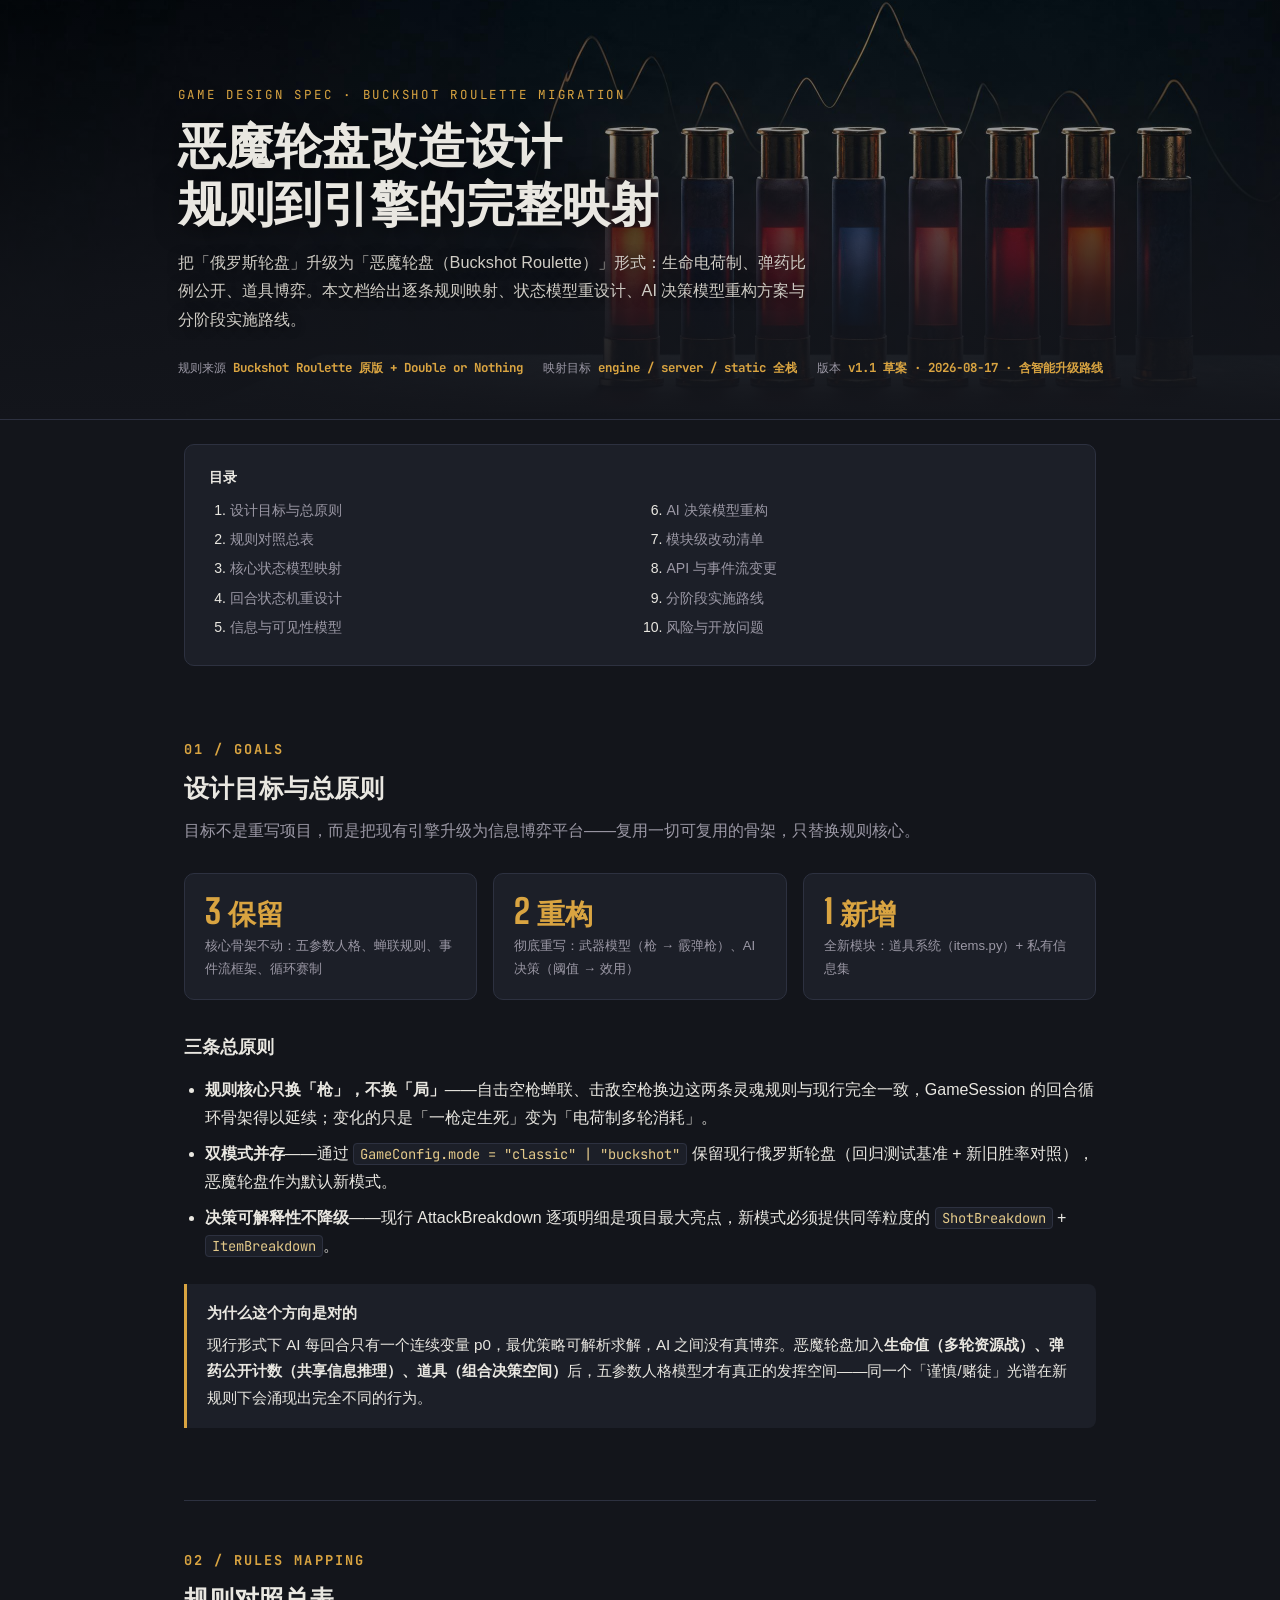
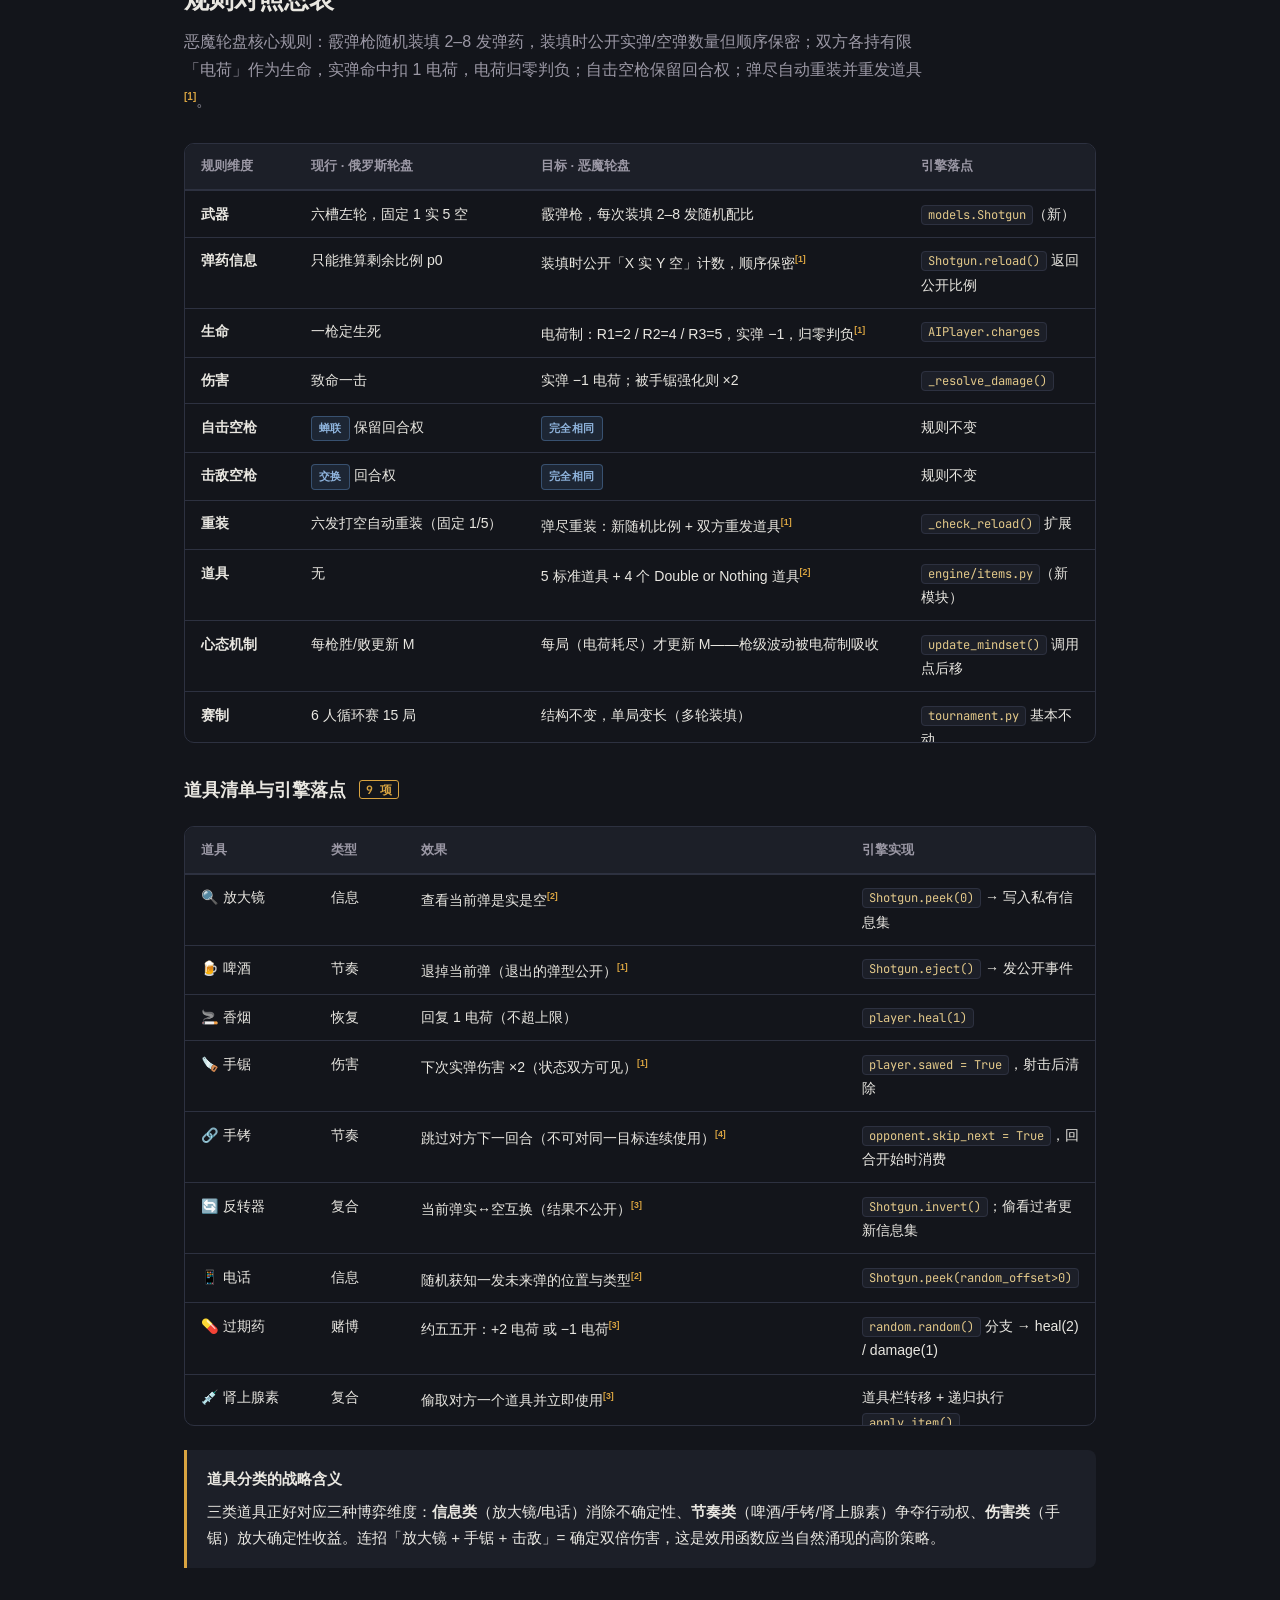
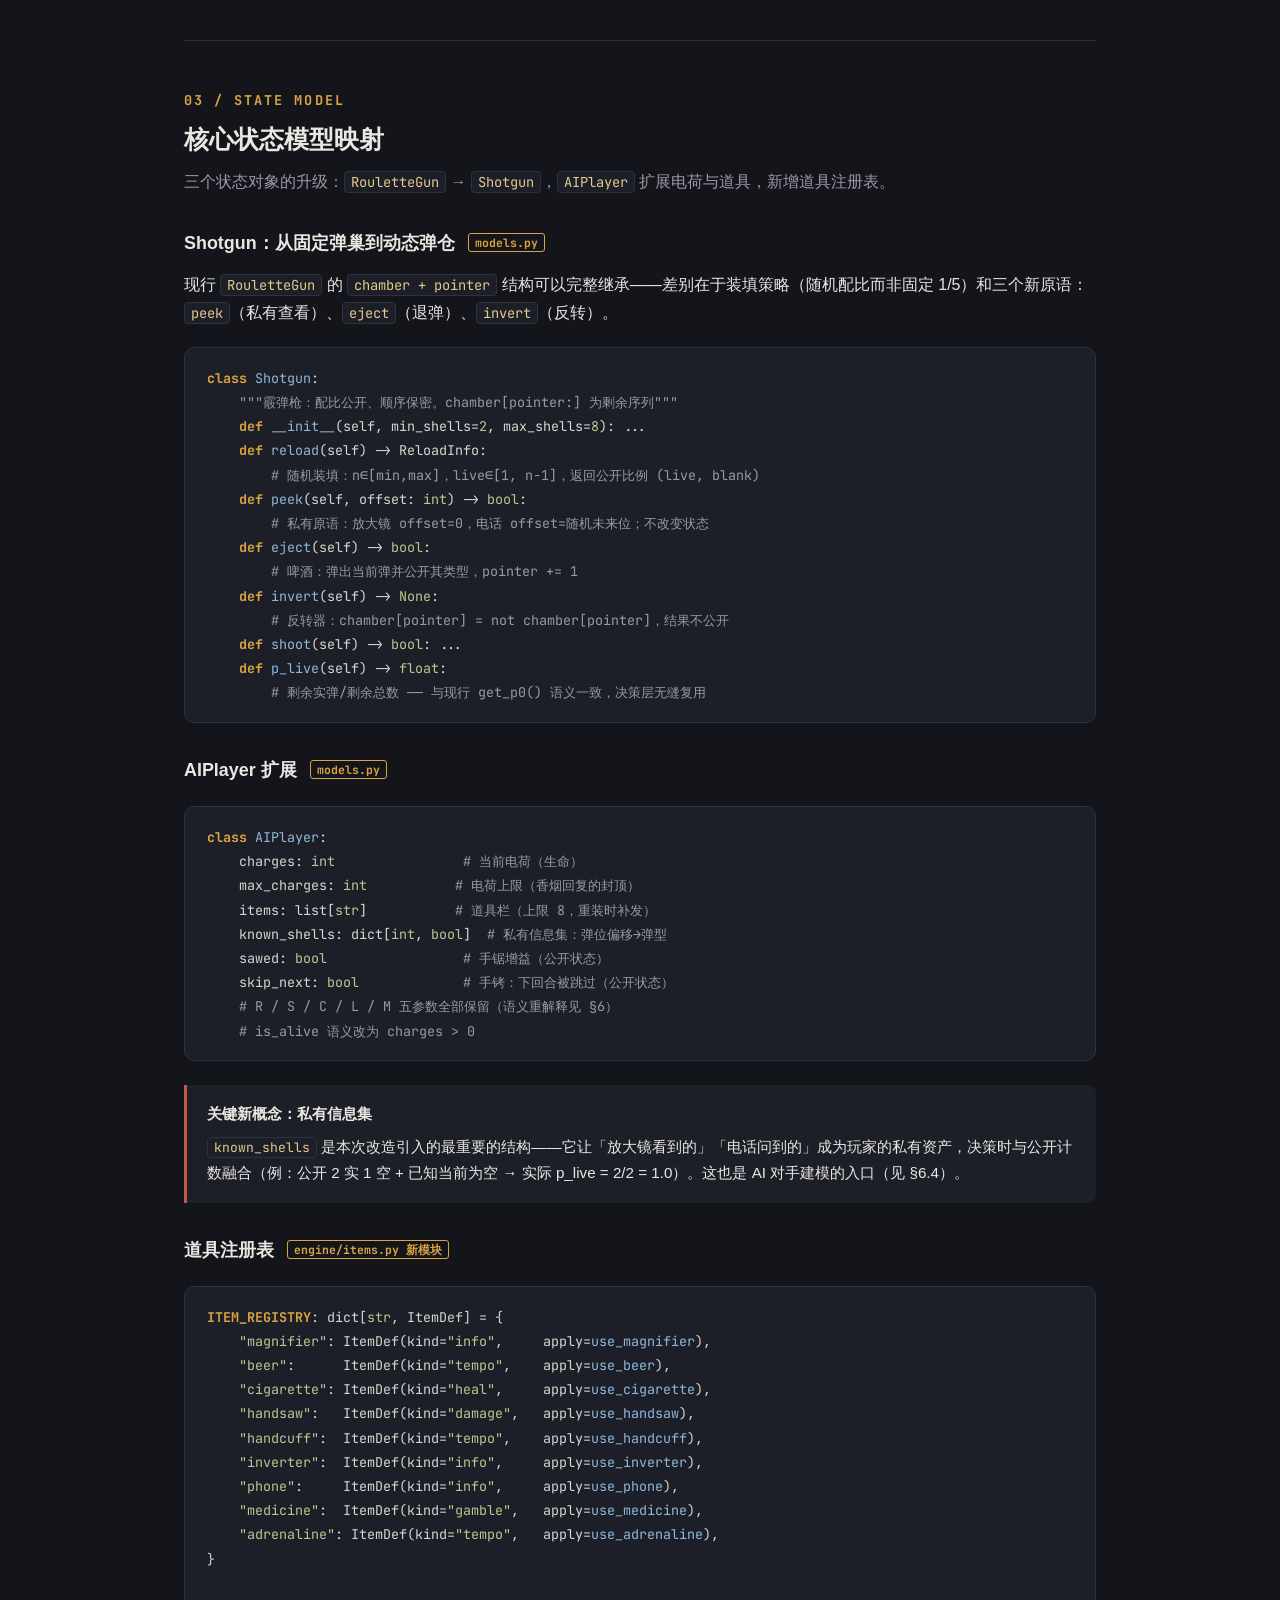
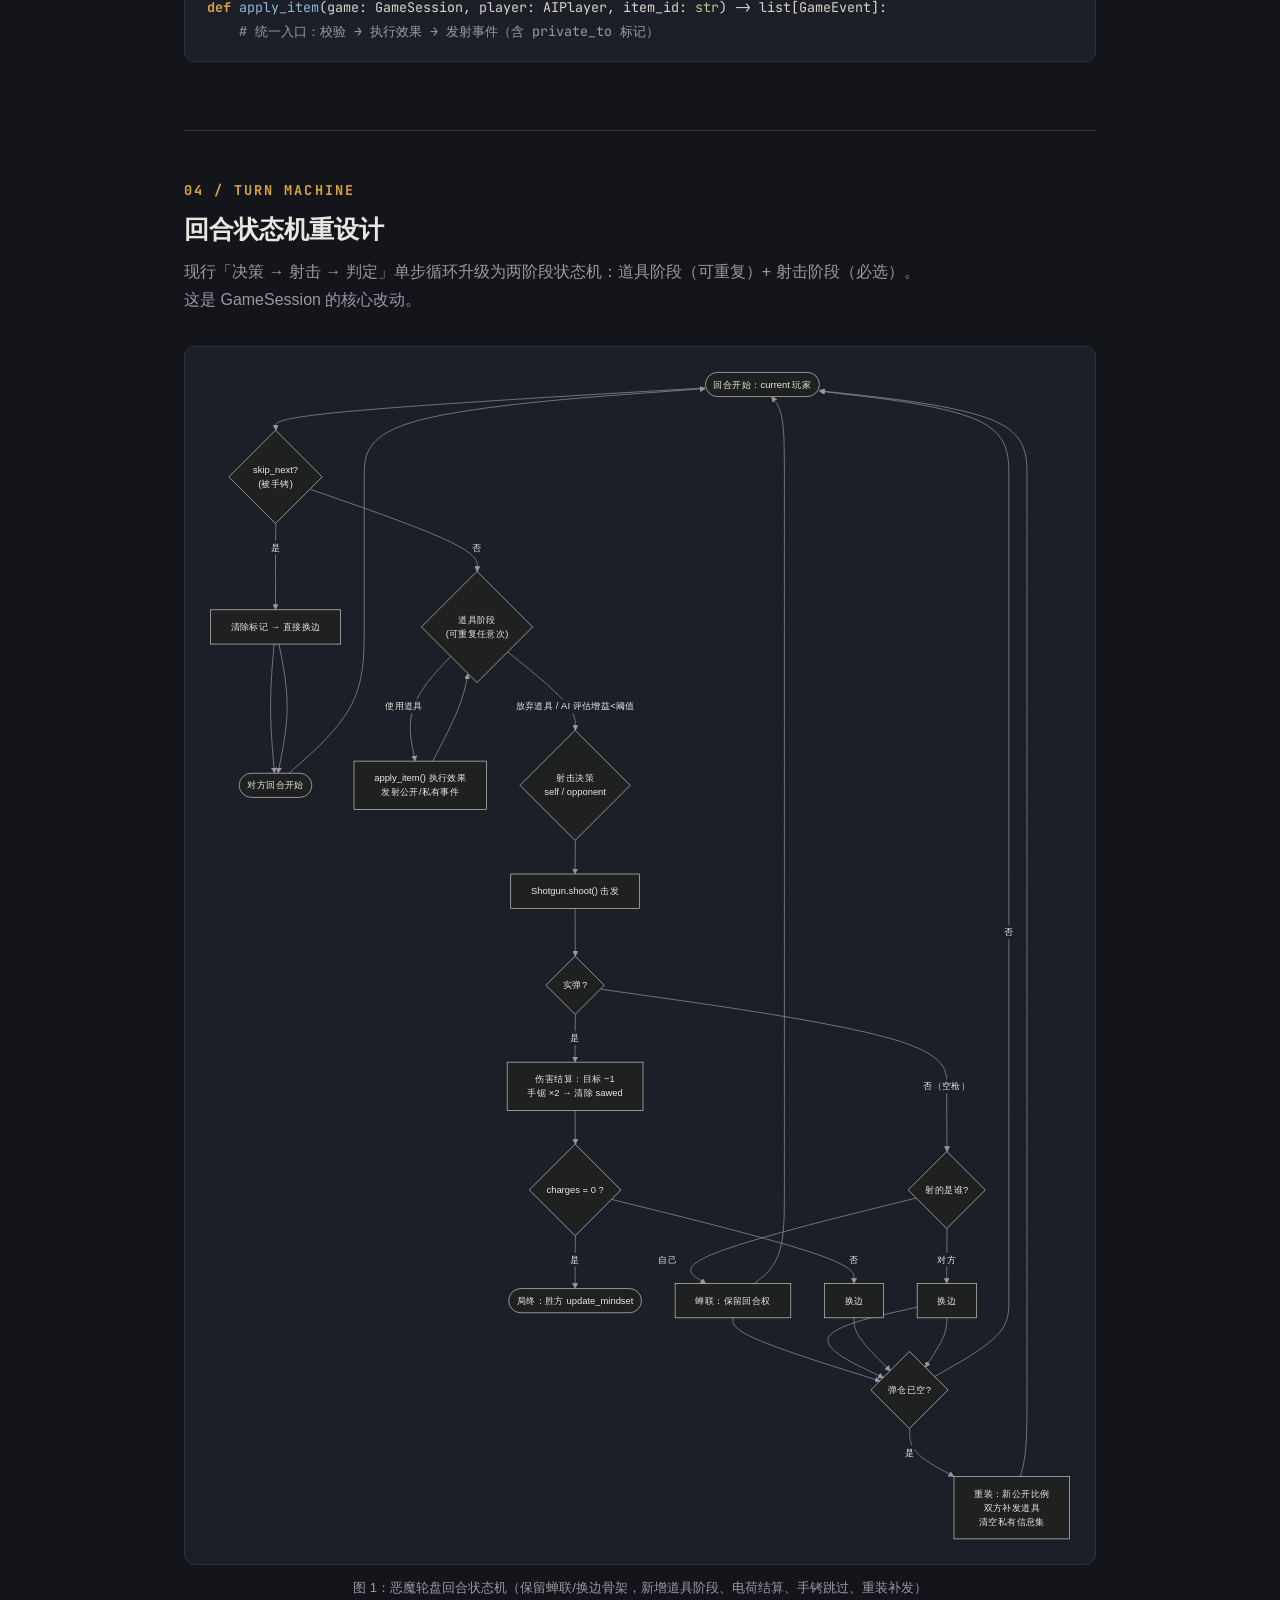
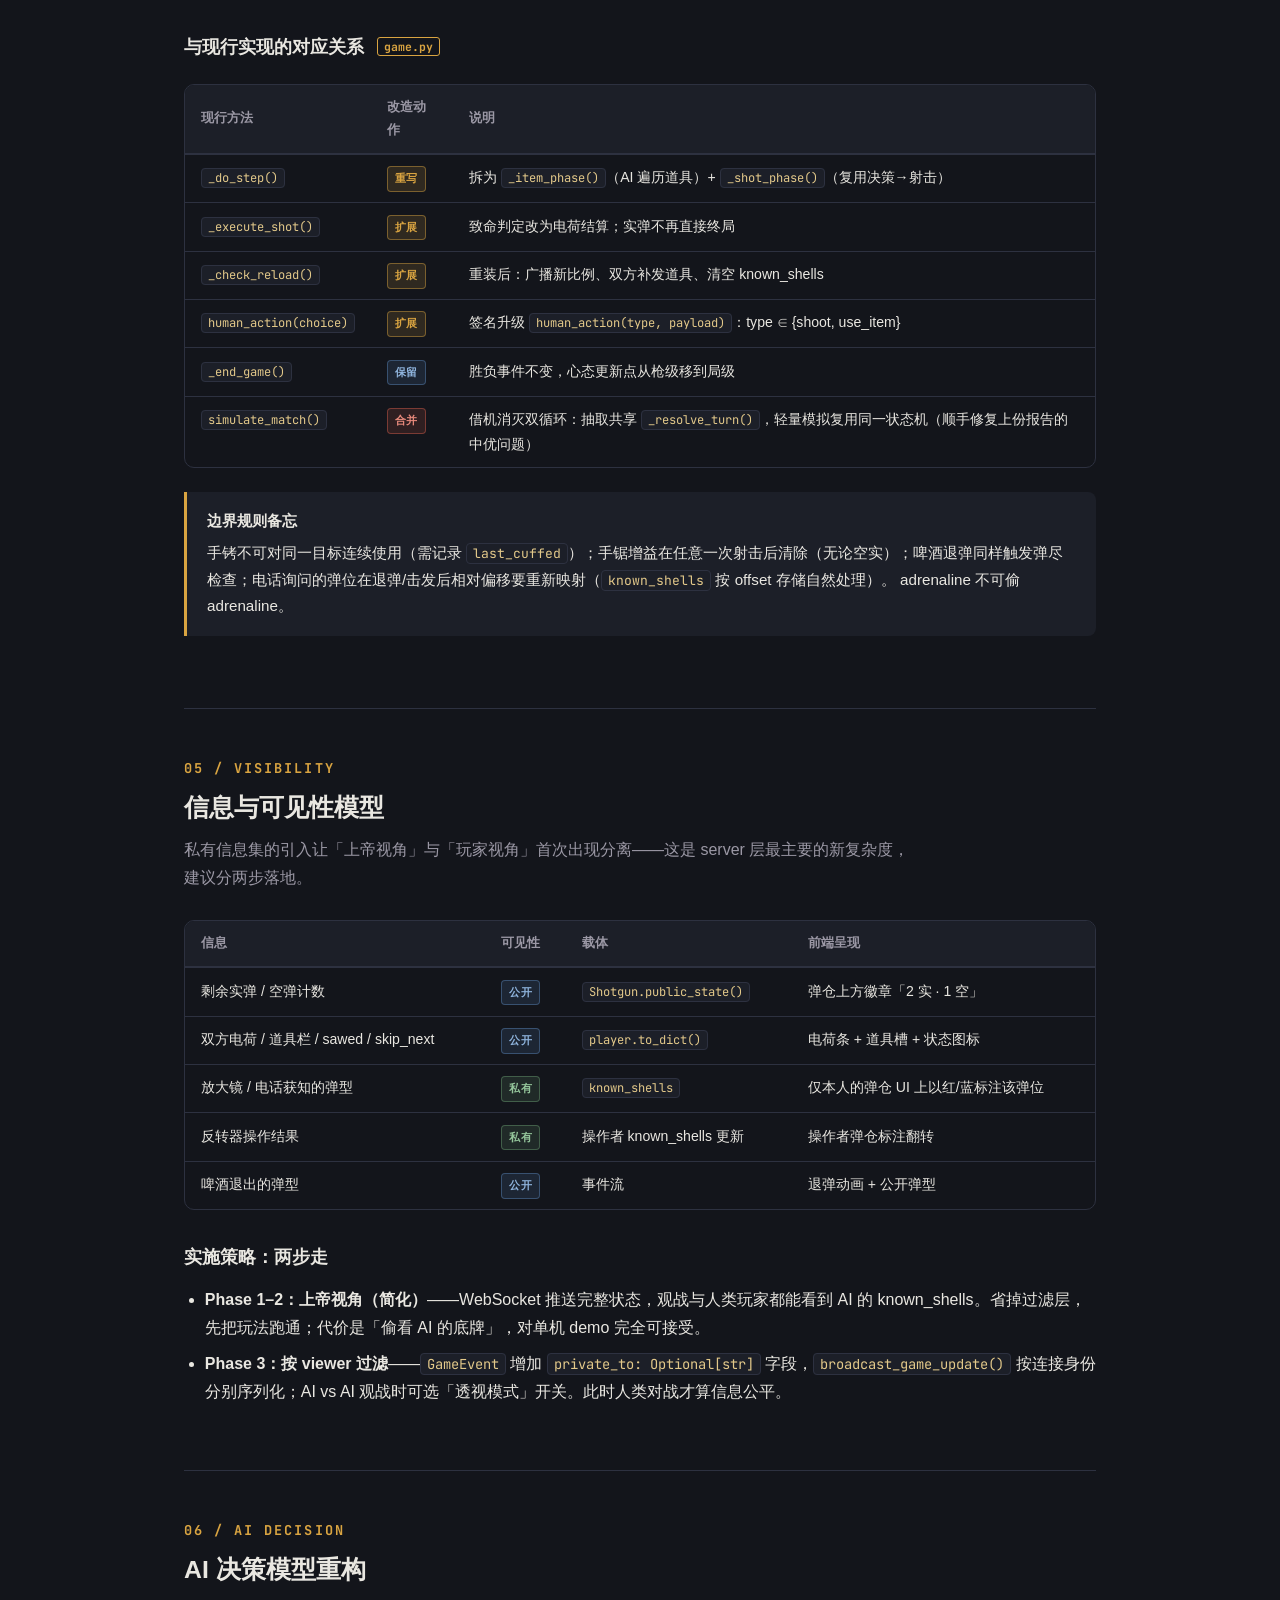
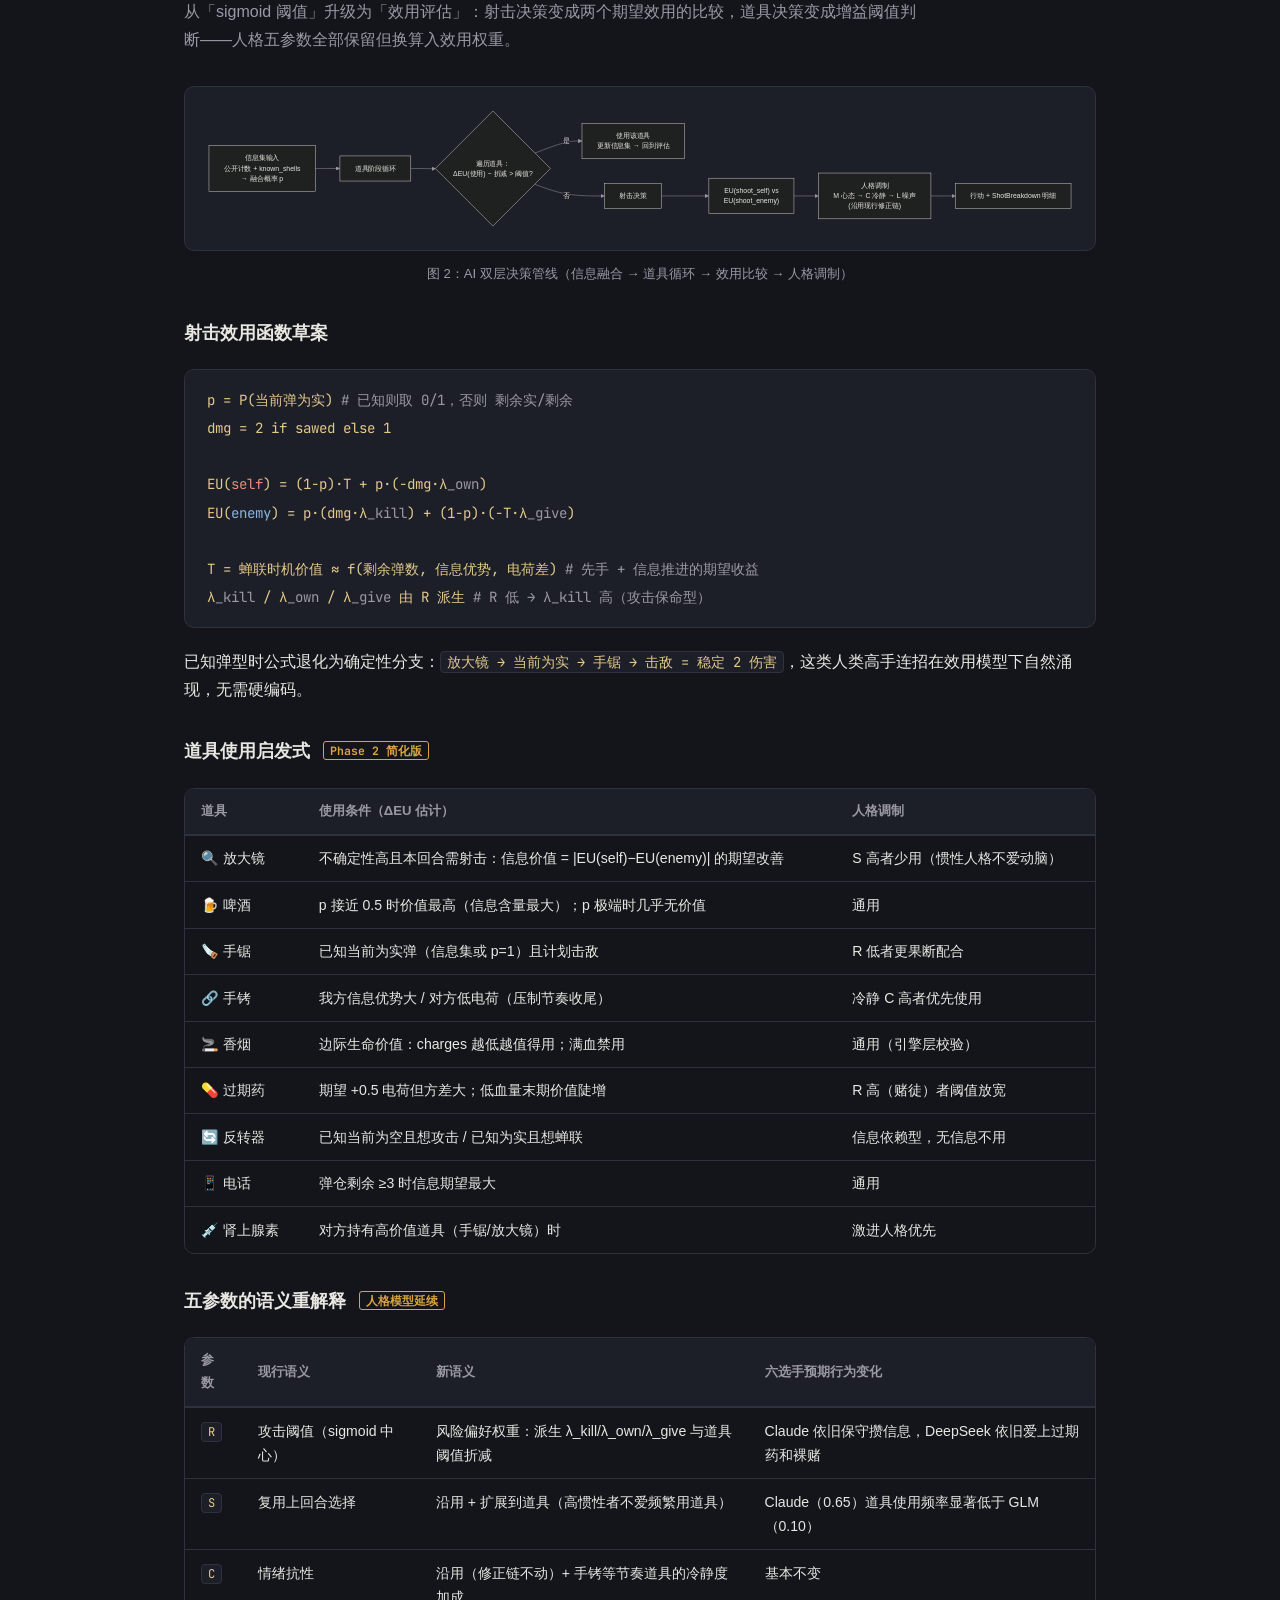
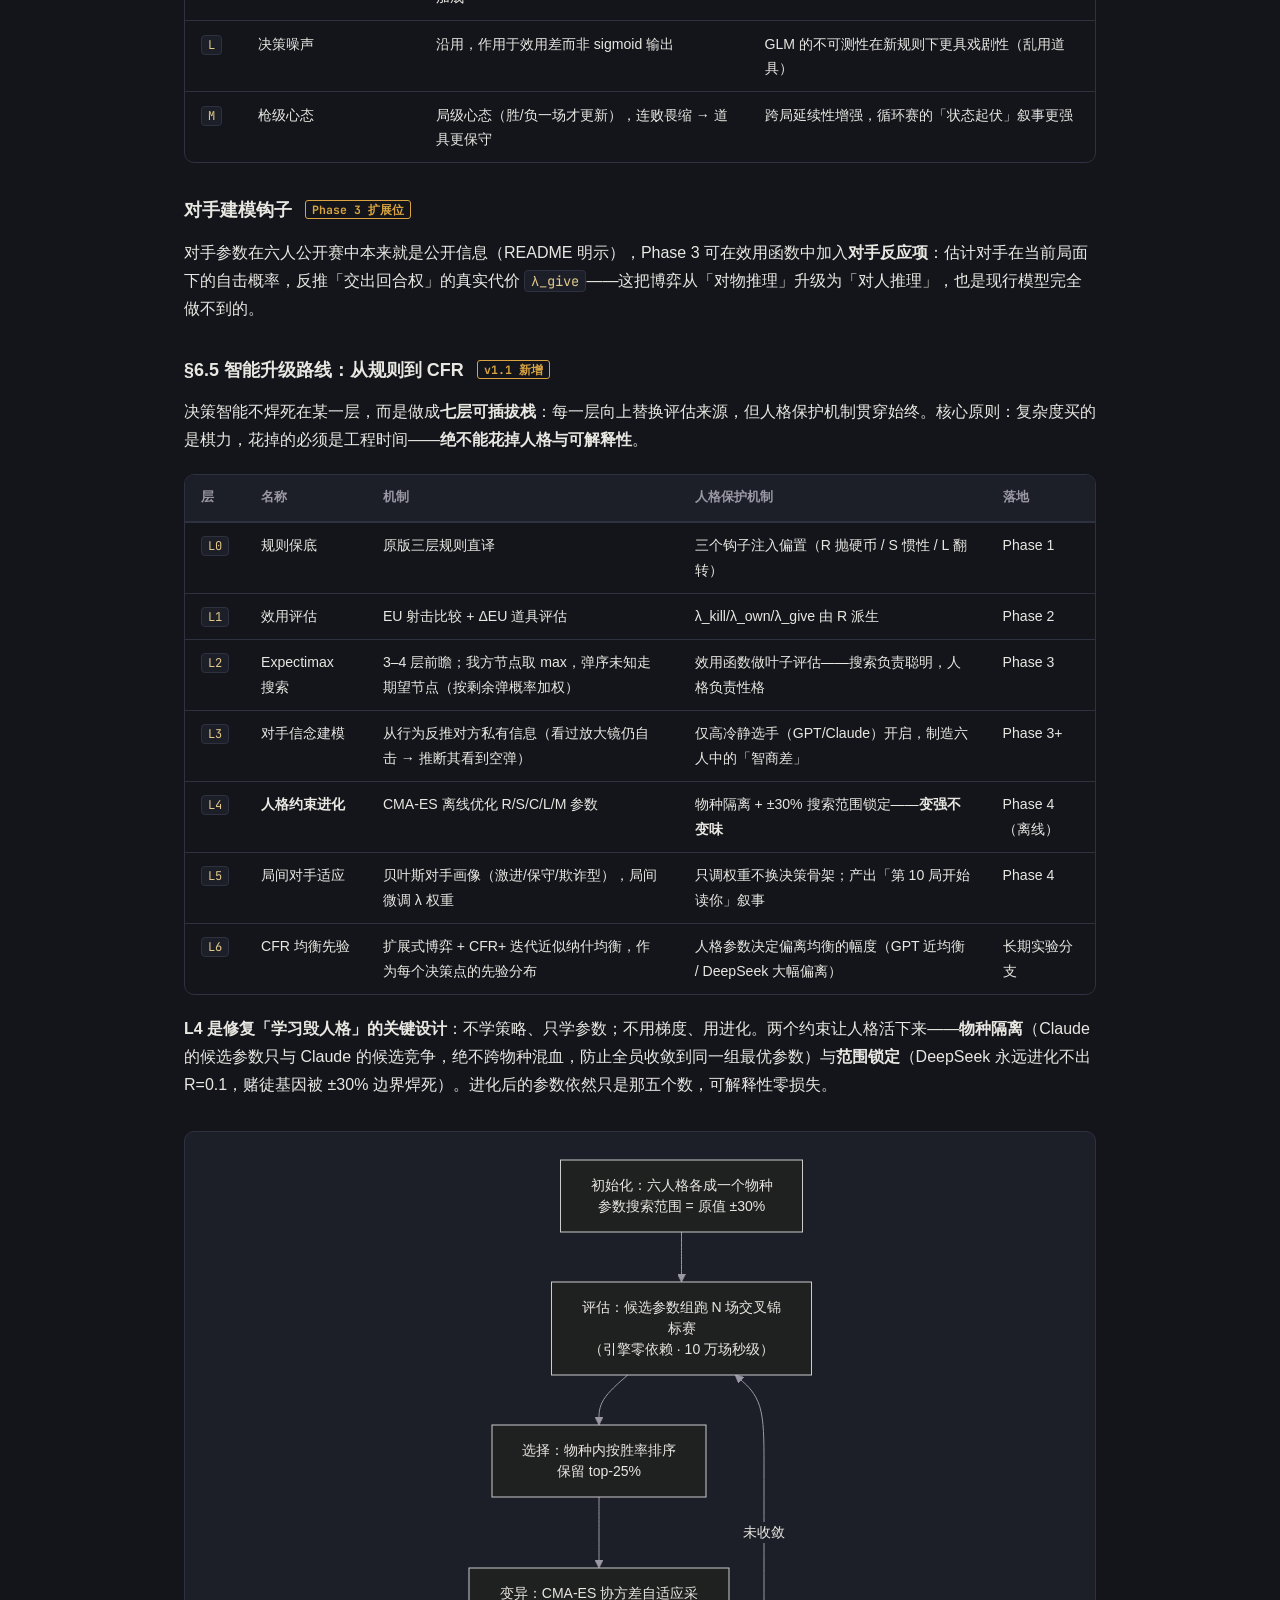
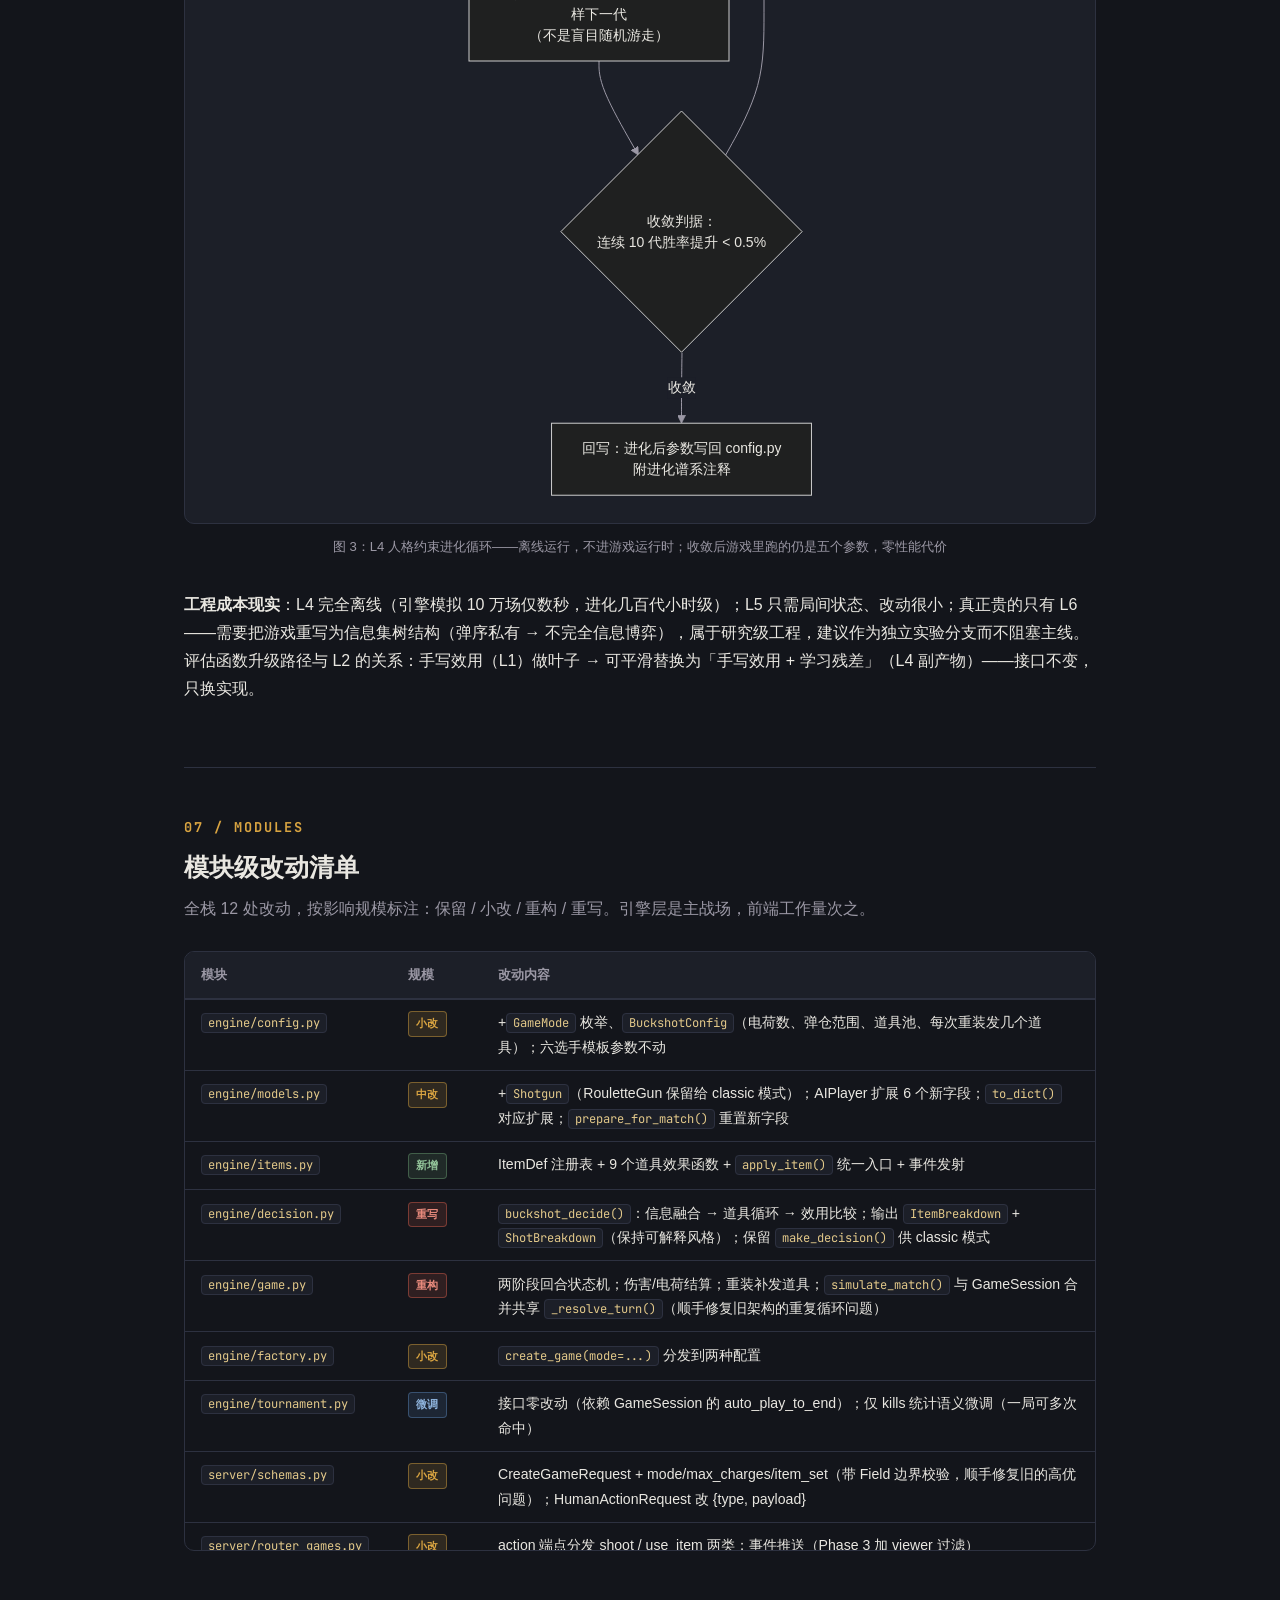
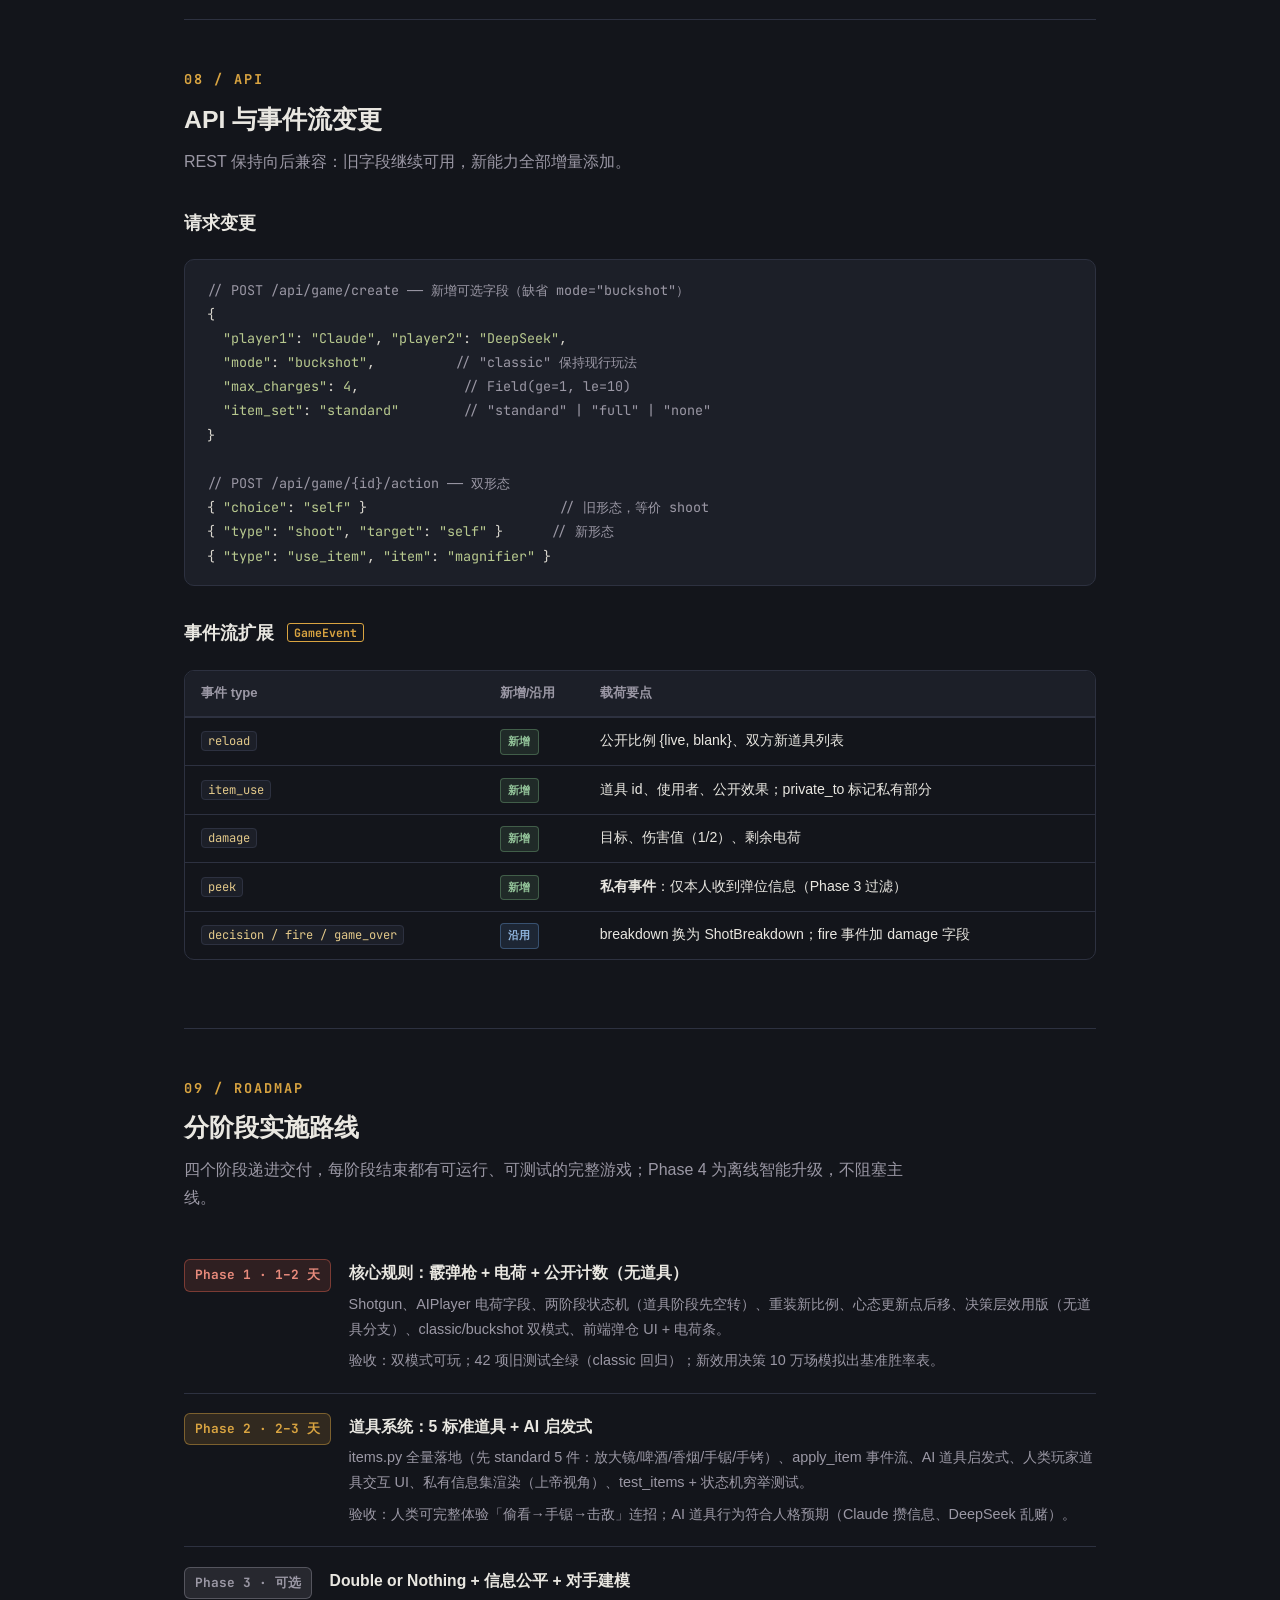
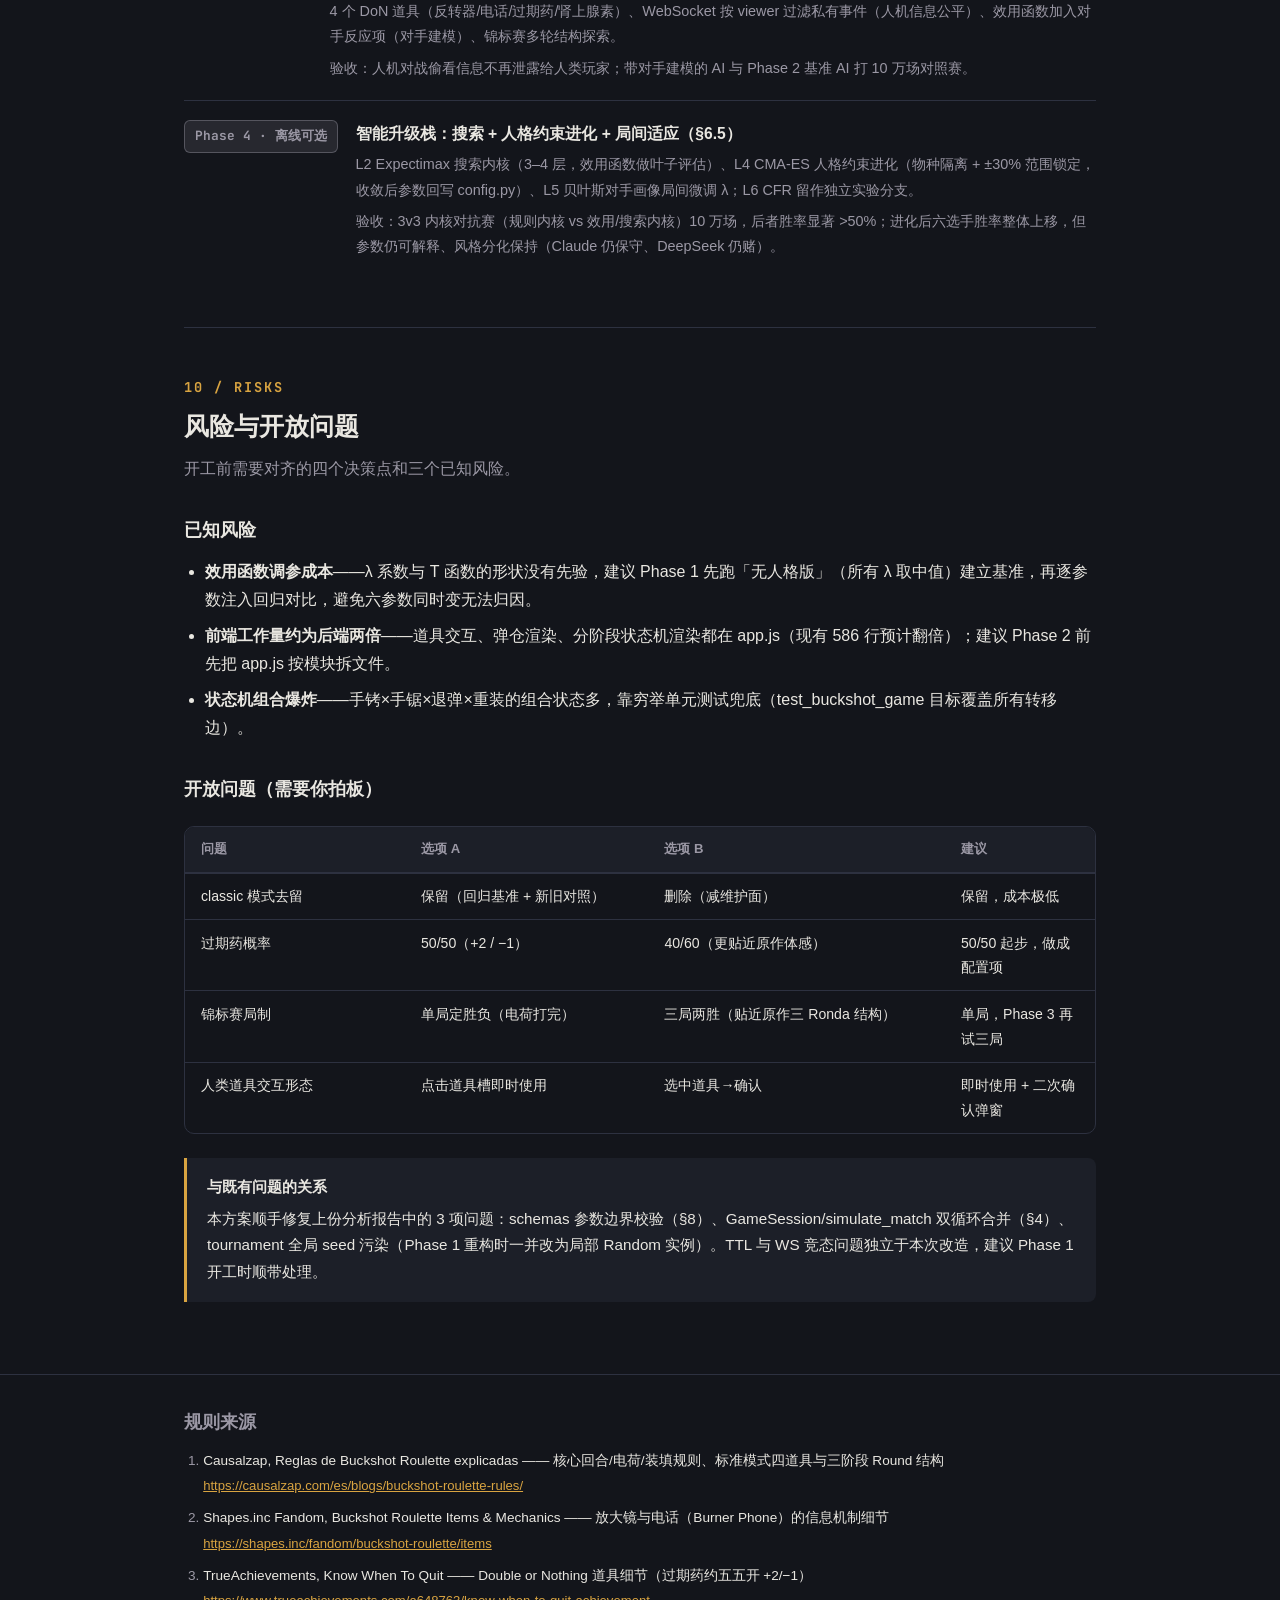
<file: buckshot-design/buckshot-design.html>
<!-- Generated by Trae Work -->
<!DOCTYPE html>
<html lang="zh-CN">
<head>
<meta charset="UTF-8">
<meta name="viewport" content="width=device-width, initial-scale=1.0">
<title>恶魔轮盘改造设计 · game-trigger-main</title>
<style>
@font-face {
    font-family: "BigShoulders";
    src: url("./_shared/fonts/BigShoulders-Regular.ttf") format("truetype");
    font-weight: 400;
}
@font-face {
    font-family: "BigShoulders";
    src: url("./_shared/fonts/BigShoulders-Bold.ttf") format("truetype");
    font-weight: 700;
}
@font-face {
    font-family: "JetBrainsMono";
    src: url("./_shared/fonts/JetBrainsMono-Regular.ttf") format("truetype");
    font-weight: 400;
}
@font-face {
    font-family: "JetBrainsMono";
    src: url("./_shared/fonts/JetBrainsMono-Bold.ttf") format("truetype");
    font-weight: 700;
}

:root {
    --bg: #13151b;
    --bg2: #1c1f28;
    --ink: #e9e7e1;
    --muted: #9b98a5;
    --rule: #2d3140;
    --accent: #d9a441;
    --accent2: #c65849;
    --live: #c65849;
    --blank: #5a86b8;
}

* { margin: 0; padding: 0; box-sizing: border-box; }
html { scroll-behavior: smooth; }

body {
    background: var(--bg);
    color: var(--ink);
    font-family: "Segoe UI", "Microsoft YaHei", "PingFang SC", sans-serif;
    font-size: 16px;
    line-height: 1.75;
    -webkit-font-smoothing: antialiased;
}

.container { max-width: 960px; margin: 0 auto; padding: 0 1.5rem; }

/* ============ HERO ============ */
.hero {
    position: relative;
    min-height: 420px;
    display: flex;
    align-items: flex-end;
    background: linear-gradient(180deg, rgba(19,21,27,0.1) 0%, rgba(19,21,27,0.85) 70%, var(--bg) 100%), url("./assets/hero_2560x1440.jpg") center / cover no-repeat;
    border-bottom: 1px solid var(--rule);
}
.hero-content { position: relative; z-index: 2; padding: 3rem 0 2.5rem; }
.hero-eyebrow {
    font-family: "JetBrainsMono", monospace;
    font-size: 0.78rem;
    letter-spacing: 0.22em;
    text-transform: uppercase;
    color: var(--accent);
    margin-bottom: 0.75rem;
}
.hero h1 {
    font-size: clamp(1.9rem, 4.5vw, 3rem);
    font-weight: 800;
    line-height: 1.2;
    margin-bottom: 0.9rem;
    text-shadow: 0 2px 24px rgba(0,0,0,0.6);
}
.hero-sub { max-width: 640px; color: #cfccc5; font-size: 1.02rem; text-shadow: 0 1px 12px rgba(0,0,0,0.7); }
.hero-meta {
    display: flex; flex-wrap: wrap; gap: 1.25rem; margin-top: 1.5rem;
    font-family: "JetBrainsMono", monospace; font-size: 0.78rem; color: var(--muted);
}
.hero-meta span b { color: var(--accent); font-weight: 700; }

/* ============ SECTIONS ============ */
section { padding: 3rem 0; }
section + section { border-top: 1px solid var(--rule); }

h2 { font-size: 1.55rem; font-weight: 800; margin-bottom: 0.4rem; }
.sec-num {
    font-family: "JetBrainsMono", monospace;
    color: var(--accent); font-size: 0.85rem; font-weight: 700;
    letter-spacing: 0.15em; display: block; margin-bottom: 0.35rem;
}
.sec-lead { color: var(--muted); margin-bottom: 1.75rem; max-width: 740px; }

h3 { font-size: 1.12rem; font-weight: 700; margin: 2rem 0 0.75rem; }
h3 .h3-tag {
    font-family: "JetBrainsMono", monospace; font-size: 0.72rem; color: var(--accent);
    border: 1px solid var(--accent); border-radius: 3px; padding: 1px 6px;
    margin-left: 0.5rem; vertical-align: 2px; font-weight: 600;
}
p { margin-bottom: 1rem; }
p strong { color: var(--ink); font-weight: 700; }
ul.plain, ol.plain { padding-left: 1.3rem; margin-bottom: 1rem; }
ul.plain li, ol.plain li { margin-bottom: 0.5rem; }

code {
    font-family: "JetBrainsMono", monospace;
    font-size: 0.86em;
    background: var(--bg2);
    border: 1px solid var(--rule);
    border-radius: 4px;
    padding: 1px 6px;
    color: #e3c98a;
}

/* ============ CODE BLOCKS ============ */
pre.code {
    background: var(--bg2);
    border: 1px solid var(--rule);
    border-radius: 10px;
    padding: 1.1rem 1.35rem;
    margin: 1.25rem 0;
    font-family: "JetBrainsMono", monospace;
    font-size: 0.84rem;
    line-height: 1.8;
    overflow-x: auto;
    color: #d8d5cd;
}
pre.code .kw { color: var(--accent); font-weight: 700; }
pre.code .cm { color: var(--muted); }
pre.code .fn { color: #8fb8d8; }
pre.code .st { color: #b8c98f; }

/* ============ TABLES ============ */
.table-wrap {
    overflow-x: auto; overflow-y: auto; max-height: 600px;
    border: 1px solid var(--rule); border-radius: 10px; margin: 1.25rem 0;
}
table { width: 100%; border-collapse: collapse; font-size: 0.88rem; min-width: 680px; }
thead th {
    background: var(--bg2); color: var(--muted); font-weight: 600; text-align: left;
    padding: 0.7rem 1rem; border-bottom: 2px solid var(--rule);
    font-size: 0.82rem; position: sticky; top: 0; z-index: 1;
}
tbody td { padding: 0.65rem 1rem; border-bottom: 1px solid var(--rule); vertical-align: top; }
tbody tr:last-child td { border-bottom: none; }
tbody tr:hover td { background: rgba(217,164,65,0.04); }
td code, th code { white-space: nowrap; }

.tag-keep, .tag-new, .tag-mod, .tag-big {
    display: inline-block; font-family: "JetBrainsMono", monospace;
    font-size: 0.7rem; font-weight: 700; border-radius: 4px; padding: 2px 7px;
    letter-spacing: 0.04em; white-space: nowrap;
}
.tag-keep { background: rgba(90,134,184,0.16); color: #8fb4dd; border: 1px solid rgba(90,134,184,0.45); }
.tag-new  { background: rgba(107,158,113,0.16); color: #93c49a; border: 1px solid rgba(107,158,113,0.45); }
.tag-mod  { background: rgba(217,164,65,0.14); color: var(--accent); border: 1px solid rgba(217,164,65,0.45); }
.tag-big  { background: rgba(198,88,73,0.16); color: #e88a7c; border: 1px solid rgba(198,88,73,0.5); }

.shell-live, .shell-blank {
    display: inline-block; font-family: "JetBrainsMono", monospace;
    font-size: 0.7rem; font-weight: 700; border-radius: 4px; padding: 2px 7px;
}
.shell-live { background: rgba(198,88,73,0.18); color: #e88a7c; border: 1px solid rgba(198,88,73,0.5); }
.shell-blank { background: rgba(90,134,184,0.16); color: #8fb4dd; border: 1px solid rgba(90,134,184,0.45); }

/* ============ CALLOUTS ============ */
.callout {
    background: var(--bg2); border-left: 3px solid var(--accent);
    border-radius: 0 8px 8px 0; padding: 1rem 1.25rem; margin: 1.5rem 0; font-size: 0.95rem;
}
.callout.danger { border-left-color: var(--accent2); }
.callout .callout-title { font-weight: 700; margin-bottom: 0.35rem; }

/* ============ FORMULA ============ */
.formula {
    background: var(--bg2); border: 1px solid var(--rule); border-radius: 10px;
    padding: 1rem 1.4rem; margin: 1.25rem 0;
    font-family: "JetBrainsMono", monospace; font-size: 0.88rem;
    color: #e3c98a; overflow-x: auto; line-height: 2;
}
.formula .fc { color: var(--muted); }

/* ============ DIAGRAM ============ */
.diagram { margin: 2rem 0; text-align: center; }
.diagram figcaption { font-size: 0.82rem; color: var(--muted); margin-top: 0.75rem; text-align: center; }
pre.mermaid {
    background: var(--bg2); border: 1px solid var(--rule); border-radius: 10px;
    padding: 1.25rem; display: flex; justify-content: center; overflow-x: auto;
}

/* ============ STAT CARDS ============ */
.stat-grid { display: grid; grid-template-columns: repeat(3, 1fr); gap: 1rem; margin: 1.75rem 0; }
.stat-card { background: var(--bg2); border: 1px solid var(--rule); border-radius: 10px; padding: 1.15rem 1.25rem; }
.stat-num { font-family: "BigShoulders", "Segoe UI", sans-serif; font-size: 2.1rem; font-weight: 700; color: var(--accent); line-height: 1.15; }
.stat-label { font-size: 0.82rem; color: var(--muted); margin-top: 0.25rem; }

/* ============ TOC ============ */
.toc {
    background: var(--bg2); border: 1px solid var(--rule); border-radius: 10px;
    padding: 1.25rem 1.5rem; margin: 1.5rem 0; font-size: 0.88rem;
}
.toc-title { font-weight: 700; margin-bottom: 0.5rem; }
.toc ol { padding-left: 1.3rem; columns: 2; column-gap: 2rem; }
.toc li { margin-bottom: 0.3rem; }
.toc a { color: var(--muted); text-decoration: none; }
.toc a:hover { color: var(--accent); }

/* ============ PHASE TIMELINE ============ */
.phase {
    display: flex; gap: 1.1rem; padding: 1.2rem 0; border-bottom: 1px solid var(--rule);
}
.phase:last-child { border-bottom: none; }
.phase-tag {
    flex-shrink: 0; font-family: "JetBrainsMono", monospace; font-weight: 700;
    font-size: 0.8rem; border-radius: 6px; padding: 4px 10px; height: fit-content;
    min-width: 86px; text-align: center;
}
.phase-tag.ph1 { background: rgba(198,88,73,0.16); color: #e88a7c; border: 1px solid rgba(198,88,73,0.5); }
.phase-tag.ph2 { background: rgba(217,164,65,0.15); color: var(--accent); border: 1px solid rgba(217,164,65,0.45); }
.phase-tag.ph3 { background: rgba(155,152,165,0.15); color: var(--muted); border: 1px solid rgba(155,152,165,0.4); }
.phase-body h4 { font-size: 0.98rem; font-weight: 700; margin-bottom: 0.3rem; }
.phase-body p { font-size: 0.9rem; color: var(--muted); margin-bottom: 0.4rem; }
.phase-body p:last-child { margin-bottom: 0; }

/* ============ CITATIONS ============ */
sup a { color: var(--accent); text-decoration: none; font-size: 0.75em; font-weight: 600; }
sup a:hover { text-decoration: underline; }

footer { border-top: 1px solid var(--rule); padding: 2rem 0 3rem; color: var(--muted); font-size: 0.85rem; }
footer .sources h2 { font-size: 1.1rem; margin-bottom: 0.75rem; }
footer .sources ol { padding-left: 1.2rem; font-size: 0.85rem; color: var(--muted); }
footer .sources li { margin-bottom: 0.5rem; overflow-wrap: break-word; word-break: break-all; }
footer .sources .src-title { color: var(--ink); word-break: normal; }
footer .sources .src-url { display: block; margin-top: 0.15rem; font-size: 0.82rem; color: var(--accent); }
footer .sources a { word-break: break-all; }

/* ============ RESPONSIVE ============ */
@media (max-width: 768px) {
    .stat-grid { grid-template-columns: 1fr; }
    .toc ol { columns: 1; }
    section { padding: 2.25rem 0; }
    .phase { flex-direction: column; gap: 0.6rem; }
}
@media print {
    .hero { min-height: 300px; }
    section { page-break-inside: avoid; }
}
</style>
</head>
<body>

<!-- ============ HERO ============ -->
<header class="hero">
    <div class="container hero-content">
        <div class="hero-eyebrow">Game Design Spec · Buckshot Roulette Migration</div>
        <h1>恶魔轮盘改造设计<br>规则到引擎的完整映射</h1>
        <p class="hero-sub">把「俄罗斯轮盘」升级为「恶魔轮盘（Buckshot Roulette）」形式：生命电荷制、弹药比例公开、道具博弈。本文档给出逐条规则映射、状态模型重设计、AI 决策模型重构方案与分阶段实施路线。</p>
        <div class="hero-meta">
            <span>规则来源 <b>Buckshot Roulette 原版 + Double or Nothing</b></span>
            <span>映射目标 <b>engine / server / static 全栈</b></span>
            <span>版本 <b>v1.1 草案 · 2026-08-17 · 含智能升级路线</b></span>
        </div>
    </div>
</header>

<main class="container">

<nav class="toc">
    <div class="toc-title">目录</div>
    <ol>
        <li><a href="#s1">设计目标与总原则</a></li>
        <li><a href="#s2">规则对照总表</a></li>
        <li><a href="#s3">核心状态模型映射</a></li>
        <li><a href="#s4">回合状态机重设计</a></li>
        <li><a href="#s5">信息与可见性模型</a></li>
        <li><a href="#s6">AI 决策模型重构</a></li>
        <li><a href="#s7">模块级改动清单</a></li>
        <li><a href="#s8">API 与事件流变更</a></li>
        <li><a href="#s9">分阶段实施路线</a></li>
        <li><a href="#s10">风险与开放问题</a></li>
    </ol>
</nav>

<!-- ============ 1 ============ -->
<section id="s1">
    <span class="sec-num">01 / GOALS</span>
    <h2>设计目标与总原则</h2>
    <p class="sec-lead">目标不是重写项目，而是把现有引擎升级为信息博弈平台——复用一切可复用的骨架，只替换规则核心。</p>

    <div class="stat-grid">
        <div class="stat-card">
            <div class="stat-num">3 <small>保留</small></div>
            <div class="stat-label">核心骨架不动：五参数人格、蝉联规则、事件流框架、循环赛制</div>
        </div>
        <div class="stat-card">
            <div class="stat-num">2 <small>重构</small></div>
            <div class="stat-num" style="display:none"></div>
            <div class="stat-label">彻底重写：武器模型（枪 → 霰弹枪）、AI 决策（阈值 → 效用）</div>
        </div>
        <div class="stat-card">
            <div class="stat-num">1 <small>新增</small></div>
            <div class="stat-label">全新模块：道具系统（items.py）+ 私有信息集</div>
        </div>
    </div>

    <h3>三条总原则</h3>
    <ul class="plain">
        <li><strong>规则核心只换「枪」，不换「局」</strong>——自击空枪蝉联、击敌空枪换边这两条灵魂规则与现行完全一致，GameSession 的回合循环骨架得以延续；变化的只是「一枪定生死」变为「电荷制多轮消耗」。</li>
        <li><strong>双模式并存</strong>——通过 <code>GameConfig.mode = "classic" | "buckshot"</code> 保留现行俄罗斯轮盘（回归测试基准 + 新旧胜率对照），恶魔轮盘作为默认新模式。</li>
        <li><strong>决策可解释性不降级</strong>——现行 AttackBreakdown 逐项明细是项目最大亮点，新模式必须提供同等粒度的 <code>ShotBreakdown</code> + <code>ItemBreakdown</code>。</li>
    </ul>

    <div class="callout">
        <div class="callout-title">为什么这个方向是对的</div>
        现行形式下 AI 每回合只有一个连续变量 p0，最优策略可解析求解，AI 之间没有真博弈。恶魔轮盘加入<strong>生命值（多轮资源战）、弹药公开计数（共享信息推理）、道具（组合决策空间）</strong>后，五参数人格模型才有真正的发挥空间——同一个「谨慎/赌徒」光谱在新规则下会涌现出完全不同的行为。
    </div>
</section>

<!-- ============ 2 ============ -->
<section id="s2">
    <span class="sec-num">02 / RULES MAPPING</span>
    <h2>规则对照总表</h2>
    <p class="sec-lead">恶魔轮盘核心规则：霰弹枪随机装填 2–8 发弹药，装填时公开实弹/空弹数量但顺序保密；双方各持有限「电荷」作为生命，实弹命中扣 1 电荷，电荷归零判负；自击空枪保留回合权；弹尽自动重装并重发道具<sup><a href="#cite-1">[1]</a></sup>。</p>

    <div class="table-wrap">
        <table>
            <thead>
                <tr><th style="width:110px">规则维度</th><th>现行 · 俄罗斯轮盘</th><th>目标 · 恶魔轮盘</th><th style="width:190px">引擎落点</th></tr>
            </thead>
            <tbody>
                <tr>
                    <td><strong>武器</strong></td>
                    <td>六槽左轮，固定 1 实 5 空</td>
                    <td>霰弹枪，每次装填 2–8 发随机配比</td>
                    <td><code>models.Shotgun</code>（新）</td>
                </tr>
                <tr>
                    <td><strong>弹药信息</strong></td>
                    <td>只能推算剩余比例 p0</td>
                    <td>装填时公开「X 实 Y 空」计数，顺序保密<sup><a href="#cite-1">[1]</a></sup></td>
                    <td><code>Shotgun.reload()</code> 返回公开比例</td>
                </tr>
                <tr>
                    <td><strong>生命</strong></td>
                    <td>一枪定生死</td>
                    <td>电荷制：R1=2 / R2=4 / R3=5，实弹 −1，归零判负<sup><a href="#cite-1">[1]</a></sup></td>
                    <td><code>AIPlayer.charges</code></td>
                </tr>
                <tr>
                    <td><strong>伤害</strong></td>
                    <td>致命一击</td>
                    <td>实弹 −1 电荷；被手锯强化则 ×2</td>
                    <td><code>_resolve_damage()</code></td>
                </tr>
                <tr>
                    <td><strong>自击空枪</strong></td>
                    <td><span class="tag-keep">蝉联</span> 保留回合权</td>
                    <td><span class="tag-keep">完全相同</span></td>
                    <td>规则不变</td>
                </tr>
                <tr>
                    <td><strong>击敌空枪</strong></td>
                    <td><span class="tag-keep">交换</span> 回合权</td>
                    <td><span class="tag-keep">完全相同</span></td>
                    <td>规则不变</td>
                </tr>
                <tr>
                    <td><strong>重装</strong></td>
                    <td>六发打空自动重装（固定 1/5）</td>
                    <td>弹尽重装：新随机比例 + 双方重发道具<sup><a href="#cite-1">[1]</a></sup></td>
                    <td><code>_check_reload()</code> 扩展</td>
                </tr>
                <tr>
                    <td><strong>道具</strong></td>
                    <td>无</td>
                    <td>5 标准道具 + 4 个 Double or Nothing 道具<sup><a href="#cite-2">[2]</a></sup></td>
                    <td><code>engine/items.py</code>（新模块）</td>
                </tr>
                <tr>
                    <td><strong>心态机制</strong></td>
                    <td>每枪胜/败更新 M</td>
                    <td>每局（电荷耗尽）才更新 M——枪级波动被电荷制吸收</td>
                    <td><code>update_mindset()</code> 调用点后移</td>
                </tr>
                <tr>
                    <td><strong>赛制</strong></td>
                    <td>6 人循环赛 15 局</td>
                    <td>结构不变，单局变长（多轮装填）</td>
                    <td><code>tournament.py</code> 基本不动</td>
                </tr>
            </tbody>
        </table>
    </div>

    <h3>道具清单与引擎落点 <span class="h3-tag">9 项</span></h3>
    <div class="table-wrap">
        <table>
            <thead>
                <tr><th style="width:130px">道具</th><th style="width:90px">类型</th><th>效果</th><th style="width:230px">引擎实现</th></tr>
            </thead>
            <tbody>
                <tr><td>🔍 放大镜</td><td>信息</td><td>查看当前弹是实是空<sup><a href="#cite-2">[2]</a></sup></td><td><code>Shotgun.peek(0)</code> → 写入私有信息集</td></tr>
                <tr><td>🍺 啤酒</td><td>节奏</td><td>退掉当前弹（退出的弹型公开）<sup><a href="#cite-1">[1]</a></sup></td><td><code>Shotgun.eject()</code> → 发公开事件</td></tr>
                <tr><td>🚬 香烟</td><td>恢复</td><td>回复 1 电荷（不超上限）</td><td><code>player.heal(1)</code></td></tr>
                <tr><td>🪚 手锯</td><td>伤害</td><td>下次实弹伤害 ×2（状态双方可见）<sup><a href="#cite-1">[1]</a></sup></td><td><code>player.sawed = True</code>，射击后清除</td></tr>
                <tr><td>🔗 手铐</td><td>节奏</td><td>跳过对方下一回合（不可对同一目标连续使用）<sup><a href="#cite-4">[4]</a></sup></td><td><code>opponent.skip_next = True</code>，回合开始时消费</td></tr>
                <tr><td>🔄 反转器</td><td>复合</td><td>当前弹实↔空互换（结果不公开）<sup><a href="#cite-3">[3]</a></sup></td><td><code>Shotgun.invert()</code>；偷看过者更新信息集</td></tr>
                <tr><td>📱 电话</td><td>信息</td><td>随机获知一发未来弹的位置与类型<sup><a href="#cite-2">[2]</a></sup></td><td><code>Shotgun.peek(random_offset&gt;0)</code></td></tr>
                <tr><td>💊 过期药</td><td>赌博</td><td>约五五开：+2 电荷 或 −1 电荷<sup><a href="#cite-3">[3]</a></sup></td><td><code>random.random()</code> 分支 → heal(2) / damage(1)</td></tr>
                <tr><td>💉 肾上腺素</td><td>复合</td><td>偷取对方一个道具并立即使用<sup><a href="#cite-3">[3]</a></sup></td><td>道具栏转移 + 递归执行 <code>apply_item()</code></td></tr>
            </tbody>
        </table>
    </div>

    <div class="callout">
        <div class="callout-title">道具分类的战略含义</div>
        三类道具正好对应三种博弈维度：<strong>信息类</strong>（放大镜/电话）消除不确定性、<strong>节奏类</strong>（啤酒/手铐/肾上腺素）争夺行动权、<strong>伤害类</strong>（手锯）放大确定性收益。连招「放大镜 + 手锯 + 击敌」= 确定双倍伤害，这是效用函数应当自然涌现的高阶策略。
    </div>
</section>

<!-- ============ 3 ============ -->
<section id="s3">
    <span class="sec-num">03 / STATE MODEL</span>
    <h2>核心状态模型映射</h2>
    <p class="sec-lead">三个状态对象的升级：<code>RouletteGun</code> → <code>Shotgun</code>，<code>AIPlayer</code> 扩展电荷与道具，新增道具注册表。</p>

    <h3>Shotgun：从固定弹巢到动态弹仓 <span class="h3-tag">models.py</span></h3>
    <p>现行 <code>RouletteGun</code> 的 <code>chamber + pointer</code> 结构可以完整继承——差别在于装填策略（随机配比而非固定 1/5）和三个新原语：<code>peek</code>（私有查看）、<code>eject</code>（退弹）、<code>invert</code>（反转）。</p>
    <pre class="code"><span class="kw">class</span> <span class="fn">Shotgun</span>:
    <span class="cm">"""霰弹枪：配比公开、顺序保密。chamber[pointer:] 为剩余序列"""</span>
    <span class="kw">def</span> <span class="fn">__init__</span>(self, min_shells=<span class="st">2</span>, max_shells=<span class="st">8</span>): ...
    <span class="kw">def</span> <span class="fn">reload</span>(self) -> ReloadInfo:
        <span class="cm"># 随机装填：n∈[min,max]，live∈[1, n-1]，返回公开比例 (live, blank)</span>
    <span class="kw">def</span> <span class="fn">peek</span>(self, offset: <span class="st">int</span>) -> <span class="st">bool</span>:
        <span class="cm"># 私有原语：放大镜 offset=0，电话 offset=随机未来位；不改变状态</span>
    <span class="kw">def</span> <span class="fn">eject</span>(self) -> <span class="st">bool</span>:
        <span class="cm"># 啤酒：弹出当前弹并公开其类型，pointer += 1</span>
    <span class="kw">def</span> <span class="fn">invert</span>(self) -> <span class="st">None</span>:
        <span class="cm"># 反转器：chamber[pointer] = not chamber[pointer]，结果不公开</span>
    <span class="kw">def</span> <span class="fn">shoot</span>(self) -> <span class="st">bool</span>: ...
    <span class="kw">def</span> <span class="fn">p_live</span>(self) -> <span class="st">float</span>:
        <span class="cm"># 剩余实弹/剩余总数 —— 与现行 get_p0() 语义一致，决策层无缝复用</span></pre>

    <h3>AIPlayer 扩展 <span class="h3-tag">models.py</span></h3>
    <pre class="code"><span class="kw">class</span> <span class="fn">AIPlayer</span>:
    charges: <span class="st">int</span>                <span class="cm"># 当前电荷（生命）</span>
    max_charges: <span class="st">int</span>           <span class="cm"># 电荷上限（香烟回复的封顶）</span>
    items: list[<span class="st">str</span>]           <span class="cm"># 道具栏（上限 8，重装时补发）</span>
    known_shells: dict[<span class="st">int</span>, <span class="st">bool</span>]  <span class="cm"># 私有信息集：弹位偏移→弹型</span>
    sawed: <span class="st">bool</span>                 <span class="cm"># 手锯增益（公开状态）</span>
    skip_next: <span class="st">bool</span>             <span class="cm"># 手铐：下回合被跳过（公开状态）</span>
    <span class="cm"># R / S / C / L / M 五参数全部保留（语义重解释见 §6）</span>
    <span class="cm"># is_alive 语义改为 charges > 0</span></pre>

    <div class="callout danger">
        <div class="callout-title">关键新概念：私有信息集</div>
        <code>known_shells</code> 是本次改造引入的最重要的结构——它让「放大镜看到的」「电话问到的」成为玩家的私有资产，决策时与公开计数融合（例：公开 2 实 1 空 + 已知当前为空 → 实际 p_live = 2/2 = 1.0）。这也是 AI 对手建模的入口（见 §6.4）。
    </div>

    <h3>道具注册表 <span class="h3-tag">engine/items.py 新模块</span></h3>
    <pre class="code"><span class="kw">ITEM_REGISTRY</span>: dict[<span class="st">str</span>, ItemDef] = {
    <span class="st">"magnifier"</span>: ItemDef(kind=<span class="st">"info"</span>,     apply=<span class="fn">use_magnifier</span>),
    <span class="st">"beer"</span>:      ItemDef(kind=<span class="st">"tempo"</span>,    apply=<span class="fn">use_beer</span>),
    <span class="st">"cigarette"</span>: ItemDef(kind=<span class="st">"heal"</span>,     apply=<span class="fn">use_cigarette</span>),
    <span class="st">"handsaw"</span>:   ItemDef(kind=<span class="st">"damage"</span>,   apply=<span class="fn">use_handsaw</span>),
    <span class="st">"handcuff"</span>:  ItemDef(kind=<span class="st">"tempo"</span>,    apply=<span class="fn">use_handcuff</span>),
    <span class="st">"inverter"</span>:  ItemDef(kind=<span class="st">"info"</span>,     apply=<span class="fn">use_inverter</span>),
    <span class="st">"phone"</span>:     ItemDef(kind=<span class="st">"info"</span>,     apply=<span class="fn">use_phone</span>),
    <span class="st">"medicine"</span>:  ItemDef(kind=<span class="st">"gamble"</span>,   apply=<span class="fn">use_medicine</span>),
    <span class="st">"adrenaline"</span>: ItemDef(kind=<span class="st">"tempo"</span>,   apply=<span class="fn">use_adrenaline</span>),
}

<span class="kw">def</span> <span class="fn">apply_item</span>(game: GameSession, player: AIPlayer, item_id: <span class="st">str</span>) -> list[GameEvent]:
    <span class="cm"># 统一入口：校验 → 执行效果 → 发射事件（含 private_to 标记）</span></pre>
</section>

<!-- ============ 4 ============ -->
<section id="s4">
    <span class="sec-num">04 / TURN MACHINE</span>
    <h2>回合状态机重设计</h2>
    <p class="sec-lead">现行「决策 → 射击 → 判定」单步循环升级为两阶段状态机：道具阶段（可重复）+ 射击阶段（必选）。这是 GameSession 的核心改动。</p>

    <figure class="diagram">
        <pre class="mermaid">
flowchart TD
    S(["回合开始：current 玩家"]) --> SK{"skip_next?<br/>(被手铐)"}
    SK -- "是" --> CLR["清除标记 → 直接换边"] --> S2(["对方回合开始"])
    SK -- "否" --> IP{"道具阶段<br/>(可重复任意次)"}
    IP -- "使用道具" --> FX["apply_item() 执行效果<br/>发射公开/私有事件"] --> IP
    IP -- "放弃道具 / AI 评估增益&lt;阈值" --> SD{"射击决策<br/>self / opponent"}
    SD --> SH["Shotgun.shoot() 击发"]
    SH --> LIVE{"实弹?"}
    LIVE -- "是" --> DMG["伤害结算：目标 −1<br/>手锯 ×2 → 清除 sawed"]
    DMG --> HPC{"charges = 0 ?"}
    HPC -- "是" --> OV(["局终：胜方 update_mindset"])
    HPC -- "否" --> SW["换边"]
    LIVE -- "否（空枪）" --> WHO{"射的是谁?"}
    WHO -- "自己" --> KEEP["蝉联：保留回合权"] --> EMPT
    WHO -- "对方" --> SW2["换边"] --> EMPT
    SW --> EMPT
    SW2 --> EMPT
    CLR --> S2
    S2 --> S
    KEEP --> S
    EMPT{"弹仓已空?"} -- "是" --> RL["重装：新公开比例<br/>双方补发道具<br/>清空私有信息集"] --> S
    EMPT -- "否" --> S
        </pre>
        <figcaption>图 1：恶魔轮盘回合状态机（保留蝉联/换边骨架，新增道具阶段、电荷结算、手铐跳过、重装补发）</figcaption>
    </figure>

    <h3>与现行实现的对应关系 <span class="h3-tag">game.py</span></h3>
    <div class="table-wrap">
        <table>
            <thead>
                <tr><th>现行方法</th><th>改造动作</th><th>说明</th></tr>
            </thead>
            <tbody>
                <tr><td><code>_do_step()</code></td><td><span class="tag-mod">重写</span></td><td>拆为 <code>_item_phase()</code>（AI 遍历道具）+ <code>_shot_phase()</code>（复用决策→射击）</td></tr>
                <tr><td><code>_execute_shot()</code></td><td><span class="tag-mod">扩展</span></td><td>致命判定改为电荷结算；实弹不再直接终局</td></tr>
                <tr><td><code>_check_reload()</code></td><td><span class="tag-mod">扩展</span></td><td>重装后：广播新比例、双方补发道具、清空 known_shells</td></tr>
                <tr><td><code>human_action(choice)</code></td><td><span class="tag-mod">扩展</span></td><td>签名升级 <code>human_action(type, payload)</code>：type ∈ {shoot, use_item}</td></tr>
                <tr><td><code>_end_game()</code></td><td><span class="tag-keep">保留</span></td><td>胜负事件不变，心态更新点从枪级移到局级</td></tr>
                <tr><td><code>simulate_match()</code></td><td><span class="tag-big">合并</span></td><td>借机消灭双循环：抽取共享 <code>_resolve_turn()</code>，轻量模拟复用同一状态机（顺手修复上份报告的中优问题）</td></tr>
            </tbody>
        </table>
    </div>

    <div class="callout">
        <div class="callout-title">边界规则备忘</div>
        手铐不可对同一目标连续使用（需记录 <code>last_cuffed</code>）；手锯增益在任意一次射击后清除（无论空实）；啤酒退弹同样触发弹尽检查；电话询问的弹位在退弹/击发后相对偏移要重新映射（<code>known_shells</code> 按 offset 存储自然处理）。 adrenaline 不可偷 adrenaline。
    </div>
</section>

<!-- ============ 5 ============ -->
<section id="s5">
    <span class="sec-num">05 / VISIBILITY</span>
    <h2>信息与可见性模型</h2>
    <p class="sec-lead">私有信息集的引入让「上帝视角」与「玩家视角」首次出现分离——这是 server 层最主要的新复杂度，建议分两步落地。</p>

    <div class="table-wrap">
        <table>
            <thead>
                <tr><th>信息</th><th>可见性</th><th>载体</th><th>前端呈现</th></tr>
            </thead>
            <tbody>
                <tr><td>剩余实弹 / 空弹计数</td><td><span class="tag-keep">公开</span></td><td><code>Shotgun.public_state()</code></td><td>弹仓上方徽章「2 实 · 1 空」</td></tr>
                <tr><td>双方电荷 / 道具栏 / sawed / skip_next</td><td><span class="tag-keep">公开</span></td><td><code>player.to_dict()</code></td><td>电荷条 + 道具槽 + 状态图标</td></tr>
                <tr><td>放大镜 / 电话获知的弹型</td><td><span class="tag-new">私有</span></td><td><code>known_shells</code></td><td>仅本人的弹仓 UI 上以红/蓝标注该弹位</td></tr>
                <tr><td>反转器操作结果</td><td><span class="tag-new">私有</span></td><td>操作者 known_shells 更新</td><td>操作者弹仓标注翻转</td></tr>
                <tr><td>啤酒退出的弹型</td><td><span class="tag-keep">公开</span></td><td>事件流</td><td>退弹动画 + 公开弹型</td></tr>
            </tbody>
        </table>
    </div>

    <h3>实施策略：两步走</h3>
    <ul class="plain">
        <li><strong>Phase 1–2：上帝视角（简化）</strong>——WebSocket 推送完整状态，观战与人类玩家都能看到 AI 的 known_shells。省掉过滤层，先把玩法跑通；代价是「偷看 AI 的底牌」，对单机 demo 完全可接受。</li>
        <li><strong>Phase 3：按 viewer 过滤</strong>——<code>GameEvent</code> 增加 <code>private_to: Optional[str]</code> 字段，<code>broadcast_game_update()</code> 按连接身份分别序列化；AI vs AI 观战时可选「透视模式」开关。此时人类对战才算信息公平。</li>
    </ul>
</section>

<!-- ============ 6 ============ -->
<section id="s6">
    <span class="sec-num">06 / AI DECISION</span>
    <h2>AI 决策模型重构</h2>
    <p class="sec-lead">从「sigmoid 阈值」升级为「效用评估」：射击决策变成两个期望效用的比较，道具决策变成增益阈值判断——人格五参数全部保留但换算入效用权重。</p>

    <figure class="diagram">
        <pre class="mermaid">
flowchart LR
    IS["信息集输入<br/>公开计数 + known_shells<br/>→ 融合概率 p"] --> PH1["道具阶段循环"]
    PH1 --> EV{"遍历道具：<br/>ΔEU(使用) − 折减 &gt; 阈值?"}
    EV -- "是" --> UI["使用该道具<br/>更新信息集 → 回到评估"]
    EV -- "否" --> PH2["射击决策"]
    PH2 --> EU["EU(shoot_self) vs<br/>EU(shoot_enemy)"]
    EU --> MOD["人格调制<br/>M 心态 → C 冷静 → L 噪声<br/>(沿用现行修正链)"]
    MOD --> ACT["行动 + ShotBreakdown 明细"]
        </pre>
        <figcaption>图 2：AI 双层决策管线（信息融合 → 道具循环 → 效用比较 → 人格调制）</figcaption>
    </figure>

    <h3>射击效用函数草案</h3>
    <div class="formula">
p = P(当前弹为实)  <span class="fc"># 已知则取 0/1，否则 剩余实/剩余</span><br>
dmg = 2 if sawed else 1<br><br>
EU(<span style="color:#e88a7c">self</span>)  = (1−p)·T              +  p·(−dmg·λ<span class="fc">_own</span>)<br>
EU(<span style="color:#8fb4dd">enemy</span>) = p·(dmg·λ<span class="fc">_kill</span>)      +  (1−p)·(−T·λ<span class="fc">_give</span>)<br><br>
T = 蝉联时机价值 ≈ f(剩余弹数, 信息优势, 电荷差)   <span class="fc"># 先手 + 信息推进的期望收益</span><br>
λ<span class="fc">_kill</span> / λ<span class="fc">_own</span> / λ<span class="fc">_give</span> 由 R 派生  <span class="fc"># R 低 → λ_kill 高（攻击保命型）</span>
    </div>

    <p>已知弹型时公式退化为确定性分支：<code>放大镜 → 当前为实 → 手锯 → 击敌 = 稳定 2 伤害</code>，这类人类高手连招在效用模型下自然涌现，无需硬编码。</p>

    <h3>道具使用启发式 <span class="h3-tag">Phase 2 简化版</span></h3>
    <div class="table-wrap">
        <table>
            <thead>
                <tr><th>道具</th><th>使用条件（ΔEU 估计）</th><th>人格调制</th></tr>
            </thead>
            <tbody>
                <tr><td>🔍 放大镜</td><td>不确定性高且本回合需射击：信息价值 = |EU(self)−EU(enemy)| 的期望改善</td><td>S 高者少用（惯性人格不爱动脑）</td></tr>
                <tr><td>🍺 啤酒</td><td>p 接近 0.5 时价值最高（信息含量最大）；p 极端时几乎无价值</td><td>通用</td></tr>
                <tr><td>🪚 手锯</td><td>已知当前为实弹（信息集或 p=1）且计划击敌</td><td>R 低者更果断配合</td></tr>
                <tr><td>🔗 手铐</td><td>我方信息优势大 / 对方低电荷（压制节奏收尾）</td><td>冷静 C 高者优先使用</td></tr>
                <tr><td>🚬 香烟</td><td>边际生命价值：charges 越低越值得用；满血禁用</td><td>通用（引擎层校验）</td></tr>
                <tr><td>💊 过期药</td><td>期望 +0.5 电荷但方差大；低血量末期价值陡增</td><td>R 高（赌徒）者阈值放宽</td></tr>
                <tr><td>🔄 反转器</td><td>已知当前为空且想攻击 / 已知为实且想蝉联</td><td>信息依赖型，无信息不用</td></tr>
                <tr><td>📱 电话</td><td>弹仓剩余 ≥3 时信息期望最大</td><td>通用</td></tr>
                <tr><td>💉 肾上腺素</td><td>对方持有高价值道具（手锯/放大镜）时</td><td>激进人格优先</td></tr>
            </tbody>
        </table>
    </div>

    <h3>五参数的语义重解释 <span class="h3-tag">人格模型延续</span></h3>
    <div class="table-wrap">
        <table>
            <thead>
                <tr><th>参数</th><th>现行语义</th><th>新语义</th><th>六选手预期行为变化</th></tr>
            </thead>
            <tbody>
                <tr><td><code>R</code></td><td>攻击阈值（sigmoid 中心）</td><td>风险偏好权重：派生 λ_kill/λ_own/λ_give 与道具阈值折减</td><td>Claude 依旧保守攒信息，DeepSeek 依旧爱上过期药和裸赌</td></tr>
                <tr><td><code>S</code></td><td>复用上回合选择</td><td>沿用 + 扩展到道具（高惯性者不爱频繁用道具）</td><td>Claude（0.65）道具使用频率显著低于 GLM（0.10）</td></tr>
                <tr><td><code>C</code></td><td>情绪抗性</td><td>沿用（修正链不动）+ 手铐等节奏道具的冷静度加成</td><td>基本不变</td></tr>
                <tr><td><code>L</code></td><td>决策噪声</td><td>沿用，作用于效用差而非 sigmoid 输出</td><td>GLM 的不可测性在新规则下更具戏剧性（乱用道具）</td></tr>
                <tr><td><code>M</code></td><td>枪级心态</td><td>局级心态（胜/负一场才更新），连败畏缩 → 道具更保守</td><td>跨局延续性增强，循环赛的「状态起伏」叙事更强</td></tr>
            </tbody>
        </table>
    </div>

    <h3>对手建模钩子 <span class="h3-tag">Phase 3 扩展位</span></h3>
    <p>对手参数在六人公开赛中本来就是公开信息（README 明示），Phase 3 可在效用函数中加入<strong>对手反应项</strong>：估计对手在当前局面下的自击概率，反推「交出回合权」的真实代价 <code>λ_give</code>——这把博弈从「对物推理」升级为「对人推理」，也是现行模型完全做不到的。</p>

    <h3>§6.5 智能升级路线：从规则到 CFR <span class="h3-tag">v1.1 新增</span></h3>
    <p>决策智能不焊死在某一层，而是做成<strong>七层可插拔栈</strong>：每一层向上替换评估来源，但人格保护机制贯穿始终。核心原则：复杂度买的是棋力，花掉的必须是工程时间——<strong>绝不能花掉人格与可解释性</strong>。</p>

    <div class="table-wrap">
        <table>
            <thead>
                <tr><th>层</th><th>名称</th><th>机制</th><th>人格保护机制</th><th>落地</th></tr>
            </thead>
            <tbody>
                <tr><td><code>L0</code></td><td>规则保底</td><td>原版三层规则直译</td><td>三个钩子注入偏置（R 抛硬币 / S 惯性 / L 翻转）</td><td>Phase 1</td></tr>
                <tr><td><code>L1</code></td><td>效用评估</td><td>EU 射击比较 + ΔEU 道具评估</td><td>λ_kill/λ_own/λ_give 由 R 派生</td><td>Phase 2</td></tr>
                <tr><td><code>L2</code></td><td>Expectimax 搜索</td><td>3–4 层前瞻；我方节点取 max，弹序未知走期望节点（按剩余弹概率加权）</td><td>效用函数做叶子评估——搜索负责聪明，人格负责性格</td><td>Phase 3</td></tr>
                <tr><td><code>L3</code></td><td>对手信念建模</td><td>从行为反推对方私有信息（看过放大镜仍自击 → 推断其看到空弹）</td><td>仅高冷静选手（GPT/Claude）开启，制造六人中的「智商差」</td><td>Phase 3+</td></tr>
                <tr><td><code>L4</code></td><td><strong>人格约束进化</strong></td><td>CMA-ES 离线优化 R/S/C/L/M 参数</td><td>物种隔离 + ±30% 搜索范围锁定——<strong>变强不变味</strong></td><td>Phase 4（离线）</td></tr>
                <tr><td><code>L5</code></td><td>局间对手适应</td><td>贝叶斯对手画像（激进/保守/欺诈型），局间微调 λ 权重</td><td>只调权重不换决策骨架；产出「第 10 局开始读你」叙事</td><td>Phase 4</td></tr>
                <tr><td><code>L6</code></td><td>CFR 均衡先验</td><td>扩展式博弈 + CFR+ 迭代近似纳什均衡，作为每个决策点的先验分布</td><td>人格参数决定偏离均衡的幅度（GPT 近均衡 / DeepSeek 大幅偏离）</td><td>长期实验分支</td></tr>
            </tbody>
        </table>
    </div>

    <p><strong>L4 是修复「学习毁人格」的关键设计</strong>：不学策略、只学参数；不用梯度、用进化。两个约束让人格活下来——<strong>物种隔离</strong>（Claude 的候选参数只与 Claude 的候选竞争，绝不跨物种混血，防止全员收敛到同一组最优参数）与<strong>范围锁定</strong>（DeepSeek 永远进化不出 R=0.1，赌徒基因被 ±30% 边界焊死）。进化后的参数依然只是那五个数，可解释性零损失。</p>

    <figure class="diagram">
        <pre class="mermaid">
flowchart TD
    INIT["初始化：六人格各成一个物种<br/>参数搜索范围 = 原值 ±30%"] --> EVAL["评估：候选参数组跑 N 场交叉锦标赛<br/>（引擎零依赖 · 10 万场秒级）"]
    EVAL --> SEL["选择：物种内按胜率排序<br/>保留 top-25%"]
    SEL --> MUT["变异：CMA-ES 协方差自适应采样下一代<br/>（不是盲目随机游走）"]
    MUT --> CONV{"收敛判据：<br/>连续 10 代胜率提升 &lt; 0.5%"}
    CONV -- "未收敛" --> EVAL
    CONV -- "收敛" --> WRITE["回写：进化后参数写回 config.py<br/>附进化谱系注释"]
        </pre>
        <figcaption>图 3：L4 人格约束进化循环——离线运行，不进游戏运行时；收敛后游戏里跑的仍是五个参数，零性能代价</figcaption>
    </figure>

    <p><strong>工程成本现实</strong>：L4 完全离线（引擎模拟 10 万场仅数秒，进化几百代小时级）；L5 只需局间状态、改动很小；真正贵的只有 L6——需要把游戏重写为信息集树结构（弹序私有 → 不完全信息博弈），属于研究级工程，建议作为独立实验分支而不阻塞主线。评估函数升级路径与 L2 的关系：手写效用（L1）做叶子 → 可平滑替换为「手写效用 + 学习残差」（L4 副产物）——接口不变，只换实现。</p>
</section>

<!-- ============ 7 ============ -->
<section id="s7">
    <span class="sec-num">07 / MODULES</span>
    <h2>模块级改动清单</h2>
    <p class="sec-lead">全栈 12 处改动，按影响规模标注：保留 / 小改 / 重构 / 重写。引擎层是主战场，前端工作量次之。</p>

    <div class="table-wrap">
        <table>
            <thead>
                <tr><th>模块</th><th style="width:90px">规模</th><th>改动内容</th></tr>
            </thead>
            <tbody>
                <tr><td><code>engine/config.py</code></td><td><span class="tag-mod">小改</span></td><td>+<code>GameMode</code> 枚举、<code>BuckshotConfig</code>（电荷数、弹仓范围、道具池、每次重装发几个道具）；六选手模板参数不动</td></tr>
                <tr><td><code>engine/models.py</code></td><td><span class="tag-mod">中改</span></td><td>+<code>Shotgun</code>（RouletteGun 保留给 classic 模式）；AIPlayer 扩展 6 个新字段；<code>to_dict()</code> 对应扩展；<code>prepare_for_match()</code> 重置新字段</td></tr>
                <tr><td><code>engine/items.py</code></td><td><span class="tag-new">新增</span></td><td>ItemDef 注册表 + 9 个道具效果函数 + <code>apply_item()</code> 统一入口 + 事件发射</td></tr>
                <tr><td><code>engine/decision.py</code></td><td><span class="tag-big">重写</span></td><td><code>buckshot_decide()</code>：信息融合 → 道具循环 → 效用比较；输出 <code>ItemBreakdown</code> + <code>ShotBreakdown</code>（保持可解释风格）；保留 <code>make_decision()</code> 供 classic 模式</td></tr>
                <tr><td><code>engine/game.py</code></td><td><span class="tag-big">重构</span></td><td>两阶段回合状态机；伤害/电荷结算；重装补发道具；<code>simulate_match()</code> 与 GameSession 合并共享 <code>_resolve_turn()</code>（顺手修复旧架构的重复循环问题）</td></tr>
                <tr><td><code>engine/factory.py</code></td><td><span class="tag-mod">小改</span></td><td><code>create_game(mode=...)</code> 分发到两种配置</td></tr>
                <tr><td><code>engine/tournament.py</code></td><td><span class="tag-keep">微调</span></td><td>接口零改动（依赖 GameSession 的 auto_play_to_end）；仅 kills 统计语义微调（一局可多次命中）</td></tr>
                <tr><td><code>server/schemas.py</code></td><td><span class="tag-mod">小改</span></td><td>CreateGameRequest + mode/max_charges/item_set（带 Field 边界校验，顺手修复旧的高优问题）；HumanActionRequest 改 {type, payload}</td></tr>
                <tr><td><code>server/router_games.py</code></td><td><span class="tag-mod">小改</span></td><td>action 端点分发 shoot / use_item 两类；事件推送（Phase 3 加 viewer 过滤）</td></tr>
                <tr><td><code>static/js/app.js</code></td><td><span class="tag-big">重构</span></td><td>弹仓渲染（未知?/已知红蓝/公开计数徽章）、电荷条、道具栏交互（人类回合可点道具）、道具/伤害事件动画、状态机分阶段渲染</td></tr>
                <tr><td><code>static/index.html + css</code></td><td><span class="tag-mod">中改</span></td><td>道具槽/电荷条/弹仓组件、实弹红/空弹蓝的视觉语言、模式选择页加 buckshot 入口</td></tr>
                <tr><td><code>tests/</code></td><td><span class="tag-new">新增</span></td><td>test_shotgun（装填/退弹/反转/信息映射）、test_items（9 道具 + 边界）、test_buckshot_game（状态机穷举：手铐链/手锯清除/弹尽补发）、决策效用数值断言</td></tr>
            </tbody>
        </table>
    </div>
</section>

<!-- ============ 8 ============ -->
<section id="s8">
    <span class="sec-num">08 / API</span>
    <h2>API 与事件流变更</h2>
    <p class="sec-lead">REST 保持向后兼容：旧字段继续可用，新能力全部增量添加。</p>

    <h3>请求变更</h3>
    <pre class="code"><span class="cm">// POST /api/game/create —— 新增可选字段（缺省 mode="buckshot"）</span>
{
  <span class="st">"player1"</span>: <span class="st">"Claude"</span>, <span class="st">"player2"</span>: <span class="st">"DeepSeek"</span>,
  <span class="st">"mode"</span>: <span class="st">"buckshot"</span>,          <span class="cm">// "classic" 保持现行玩法</span>
  <span class="st">"max_charges"</span>: <span class="st">4</span>,             <span class="cm">// Field(ge=1, le=10)</span>
  <span class="st">"item_set"</span>: <span class="st">"standard"</span>        <span class="cm">// "standard" | "full" | "none"</span>
}

<span class="cm">// POST /api/game/{id}/action —— 双形态</span>
{ <span class="st">"choice"</span>: <span class="st">"self"</span> }                        <span class="cm">// 旧形态，等价 shoot</span>
{ <span class="st">"type"</span>: <span class="st">"shoot"</span>, <span class="st">"target"</span>: <span class="st">"self"</span> }      <span class="cm">// 新形态</span>
{ <span class="st">"type"</span>: <span class="st">"use_item"</span>, <span class="st">"item"</span>: <span class="st">"magnifier"</span> }</pre>

    <h3>事件流扩展 <span class="h3-tag">GameEvent</span></h3>
    <div class="table-wrap">
        <table>
            <thead>
                <tr><th>事件 type</th><th style="width:100px">新增/沿用</th><th>载荷要点</th></tr>
            </thead>
            <tbody>
                <tr><td><code>reload</code></td><td><span class="tag-new">新增</span></td><td>公开比例 {live, blank}、双方新道具列表</td></tr>
                <tr><td><code>item_use</code></td><td><span class="tag-new">新增</span></td><td>道具 id、使用者、公开效果；private_to 标记私有部分</td></tr>
                <tr><td><code>damage</code></td><td><span class="tag-new">新增</span></td><td>目标、伤害值（1/2）、剩余电荷</td></tr>
                <tr><td><code>peek</code></td><td><span class="tag-new">新增</span></td><td><strong>私有事件</strong>：仅本人收到弹位信息（Phase 3 过滤）</td></tr>
                <tr><td><code>decision / fire / game_over</code></td><td><span class="tag-keep">沿用</span></td><td>breakdown 换为 ShotBreakdown；fire 事件加 damage 字段</td></tr>
            </tbody>
        </table>
    </div>
</section>

<!-- ============ 9 ============ -->
<section id="s9">
    <span class="sec-num">09 / ROADMAP</span>
    <h2>分阶段实施路线</h2>
    <p class="sec-lead">四个阶段递进交付，每阶段结束都有可运行、可测试的完整游戏；Phase 4 为离线智能升级，不阻塞主线。</p>

    <div class="phase">
        <span class="phase-tag ph1">Phase 1 · 1–2 天</span>
        <div class="phase-body">
            <h4>核心规则：霰弹枪 + 电荷 + 公开计数（无道具）</h4>
            <p>Shotgun、AIPlayer 电荷字段、两阶段状态机（道具阶段先空转）、重装新比例、心态更新点后移、决策层效用版（无道具分支）、classic/buckshot 双模式、前端弹仓 UI + 电荷条。</p>
            <p>验收：双模式可玩；42 项旧测试全绿（classic 回归）；新效用决策 10 万场模拟出基准胜率表。</p>
        </div>
    </div>
    <div class="phase">
        <span class="phase-tag ph2">Phase 2 · 2–3 天</span>
        <div class="phase-body">
            <h4>道具系统：5 标准道具 + AI 启发式</h4>
            <p>items.py 全量落地（先 standard 5 件：放大镜/啤酒/香烟/手锯/手铐）、apply_item 事件流、AI 道具启发式、人类玩家道具交互 UI、私有信息集渲染（上帝视角）、test_items + 状态机穷举测试。</p>
            <p>验收：人类可完整体验「偷看→手锯→击敌」连招；AI 道具行为符合人格预期（Claude 攒信息、DeepSeek 乱赌）。</p>
        </div>
    </div>
    <div class="phase">
        <span class="phase-tag ph3">Phase 3 · 可选</span>
        <div class="phase-body">
            <h4>Double or Nothing + 信息公平 + 对手建模</h4>
            <p>4 个 DoN 道具（反转器/电话/过期药/肾上腺素）、WebSocket 按 viewer 过滤私有事件（人机信息公平）、效用函数加入对手反应项（对手建模）、锦标赛多轮结构探索。</p>
            <p>验收：人机对战偷看信息不再泄露给人类玩家；带对手建模的 AI 与 Phase 2 基准 AI 打 10 万场对照赛。</p>
        </div>
    </div>
    <div class="phase">
        <span class="phase-tag ph3">Phase 4 · 离线可选</span>
        <div class="phase-body">
            <h4>智能升级栈：搜索 + 人格约束进化 + 局间适应（§6.5）</h4>
            <p>L2 Expectimax 搜索内核（3–4 层，效用函数做叶子评估）、L4 CMA-ES 人格约束进化（物种隔离 + ±30% 范围锁定，收敛后参数回写 config.py）、L5 贝叶斯对手画像局间微调 λ；L6 CFR 留作独立实验分支。</p>
            <p>验收：3v3 内核对抗赛（规则内核 vs 效用/搜索内核）10 万场，后者胜率显著 &gt;50%；进化后六选手胜率整体上移，但参数仍可解释、风格分化保持（Claude 仍保守、DeepSeek 仍赌）。</p>
        </div>
    </div>
</section>

<!-- ============ 10 ============ -->
<section id="s10">
    <span class="sec-num">10 / RISKS</span>
    <h2>风险与开放问题</h2>
    <p class="sec-lead">开工前需要对齐的四个决策点和三个已知风险。</p>

    <h3>已知风险</h3>
    <ul class="plain">
        <li><strong>效用函数调参成本</strong>——λ 系数与 T 函数的形状没有先验，建议 Phase 1 先跑「无人格版」（所有 λ 取中值）建立基准，再逐参数注入回归对比，避免六参数同时变无法归因。</li>
        <li><strong>前端工作量约为后端两倍</strong>——道具交互、弹仓渲染、分阶段状态机渲染都在 app.js（现有 586 行预计翻倍）；建议 Phase 2 前先把 app.js 按模块拆文件。</li>
        <li><strong>状态机组合爆炸</strong>——手铐×手锯×退弹×重装的组合状态多，靠穷举单元测试兜底（test_buckshot_game 目标覆盖所有转移边）。</li>
    </ul>

    <h3>开放问题（需要你拍板）</h3>
    <div class="table-wrap">
        <table>
            <thead>
                <tr><th style="width:220px">问题</th><th>选项 A</th><th>选项 B</th><th style="width:150px">建议</th></tr>
            </thead>
            <tbody>
                <tr><td>classic 模式去留</td><td>保留（回归基准 + 新旧对照）</td><td>删除（减维护面）</td><td>保留，成本极低</td></tr>
                <tr><td>过期药概率</td><td>50/50（+2 / −1）</td><td>40/60（更贴近原作体感）</td><td>50/50 起步，做成配置项</td></tr>
                <tr><td>锦标赛局制</td><td>单局定胜负（电荷打完）</td><td>三局两胜（贴近原作三 Ronda 结构）</td><td>单局，Phase 3 再试三局</td></tr>
                <tr><td>人类道具交互形态</td><td>点击道具槽即时使用</td><td>选中道具→确认</td><td>即时使用 + 二次确认弹窗</td></tr>
            </tbody>
        </table>
    </div>

    <div class="callout">
        <div class="callout-title">与既有问题的关系</div>
        本方案顺手修复上份分析报告中的 3 项问题：schemas 参数边界校验（§8）、GameSession/simulate_match 双循环合并（§4）、tournament 全局 seed 污染（Phase 1 重构时一并改为局部 Random 实例）。TTL 与 WS 竞态问题独立于本次改造，建议 Phase 1 开工时顺带处理。
    </div>
</section>

</main>

<footer>
    <div class="container">
        <div class="sources">
            <h2>规则来源</h2>
            <ol>
                <li id="cite-1">
                    <span class="src-title">Causalzap, Reglas de Buckshot Roulette explicadas —— 核心回合/电荷/装填规则、标准模式四道具与三阶段 Round 结构</span>
                    <a class="src-url" href="https://causalzap.com/es/blogs/buckshot-roulette-rules/" target="_blank" rel="noopener">https://causalzap.com/es/blogs/buckshot-roulette-rules/</a>
                </li>
                <li id="cite-2">
                    <span class="src-title">Shapes.inc Fandom, Buckshot Roulette Items &amp; Mechanics —— 放大镜与电话（Burner Phone）的信息机制细节</span>
                    <a class="src-url" href="https://shapes.inc/fandom/buckshot-roulette/items" target="_blank" rel="noopener">https://shapes.inc/fandom/buckshot-roulette/items</a>
                </li>
                <li id="cite-3">
                    <span class="src-title">TrueAchievements, Know When To Quit —— Double or Nothing 道具细节（过期药约五五开 +2/−1）</span>
                    <a class="src-url" href="https://www.trueachievements.com/a648763/know-when-to-quit-achievement" target="_blank" rel="noopener">https://www.trueachievements.com/a648763/know-when-to-quit-achievement</a>
                </li>
                <li id="cite-4">
                    <span class="src-title">GGS Baby, Master Buckshot Roulette Guide —— 手铐跳回合机制与使用时机</span>
                    <a class="src-url" href="https://www.ggsbaby.com/post/master-buckshot-roulette-broken-early-game-guide" target="_blank" rel="noopener">https://www.ggsbaby.com/post/master-buckshot-roulette-broken-early-game-guide</a>
                </li>
            </ol>
        </div>
        <p style="margin-top:1.5rem">恶魔轮盘改造设计文档 v1.0 草案 · 2026-08-17 · 基于 game-trigger-main 现有引擎（engine 643 行）逐模块映射</p>
    </div>
</footer>

<script src="./_shared/js/mermaid.min.js"></script>
<script src="assets/charts.js"></script>
</body>
</html>
</file>
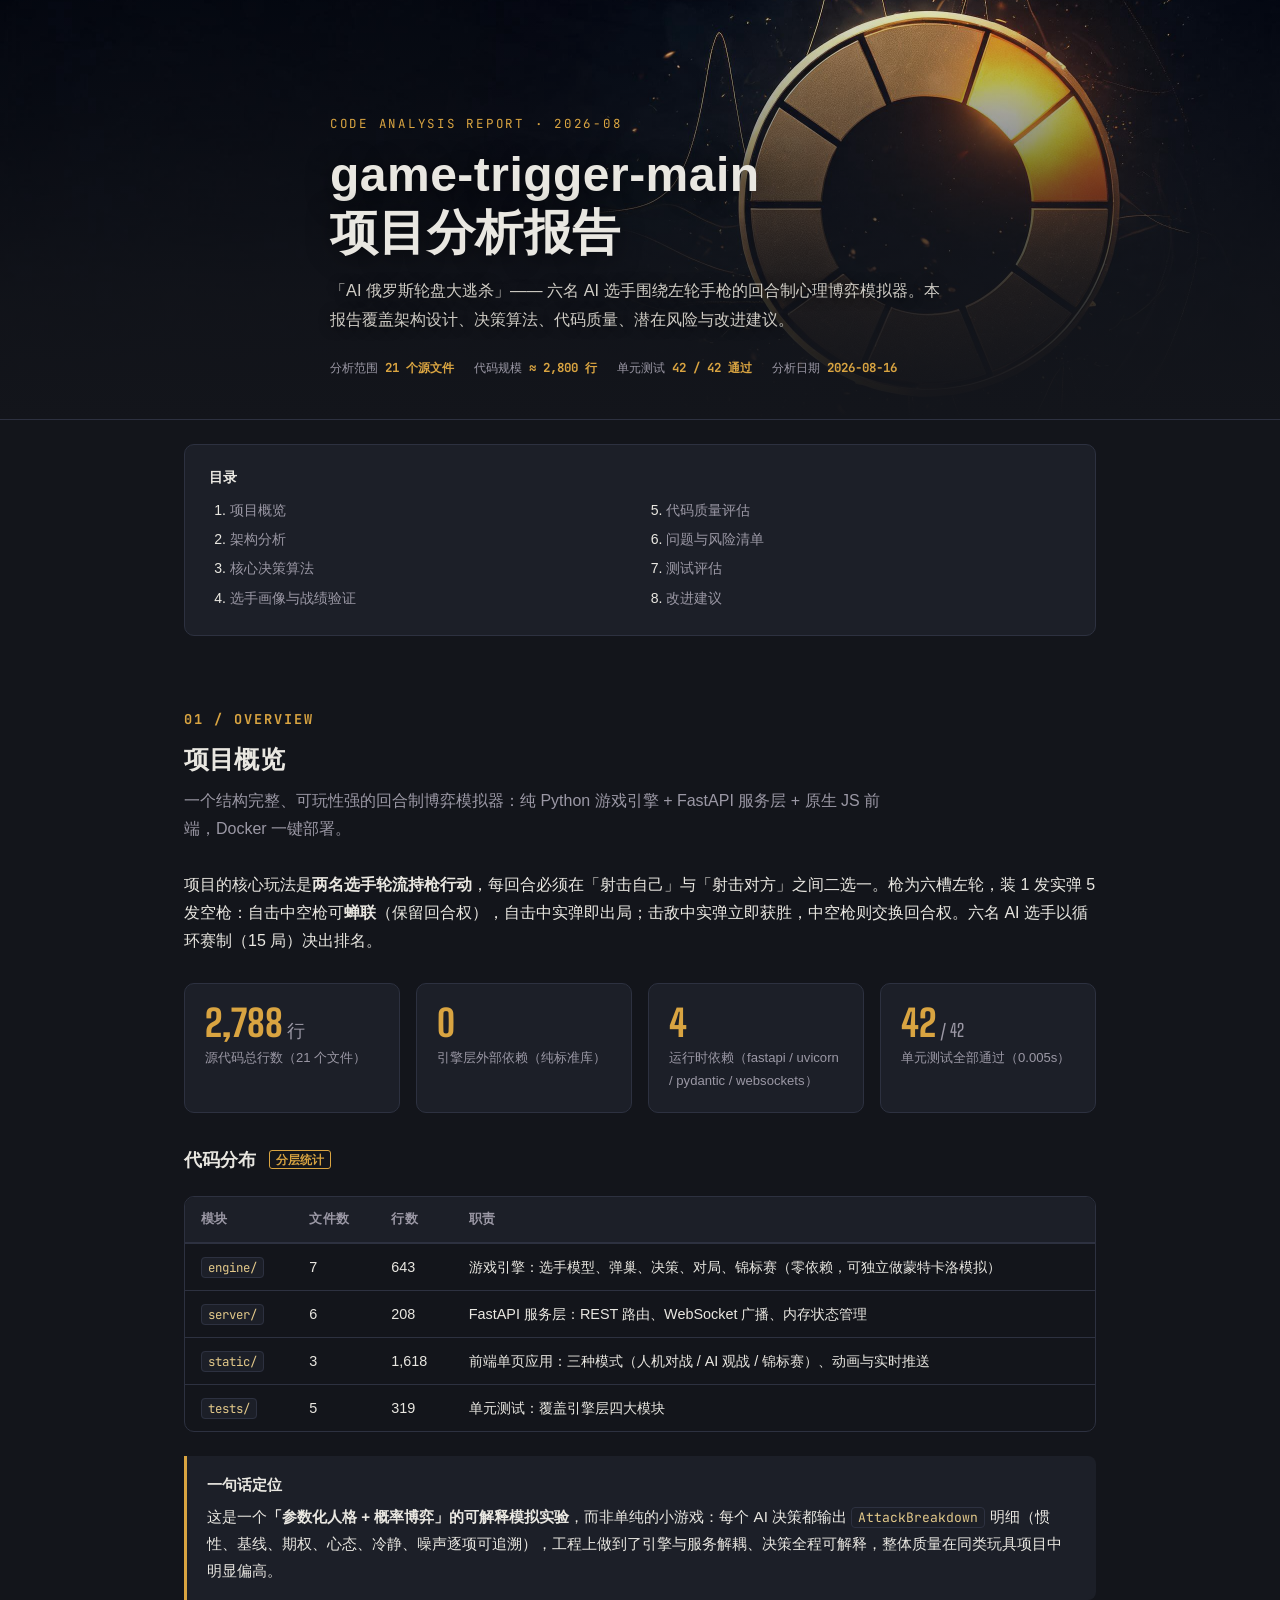
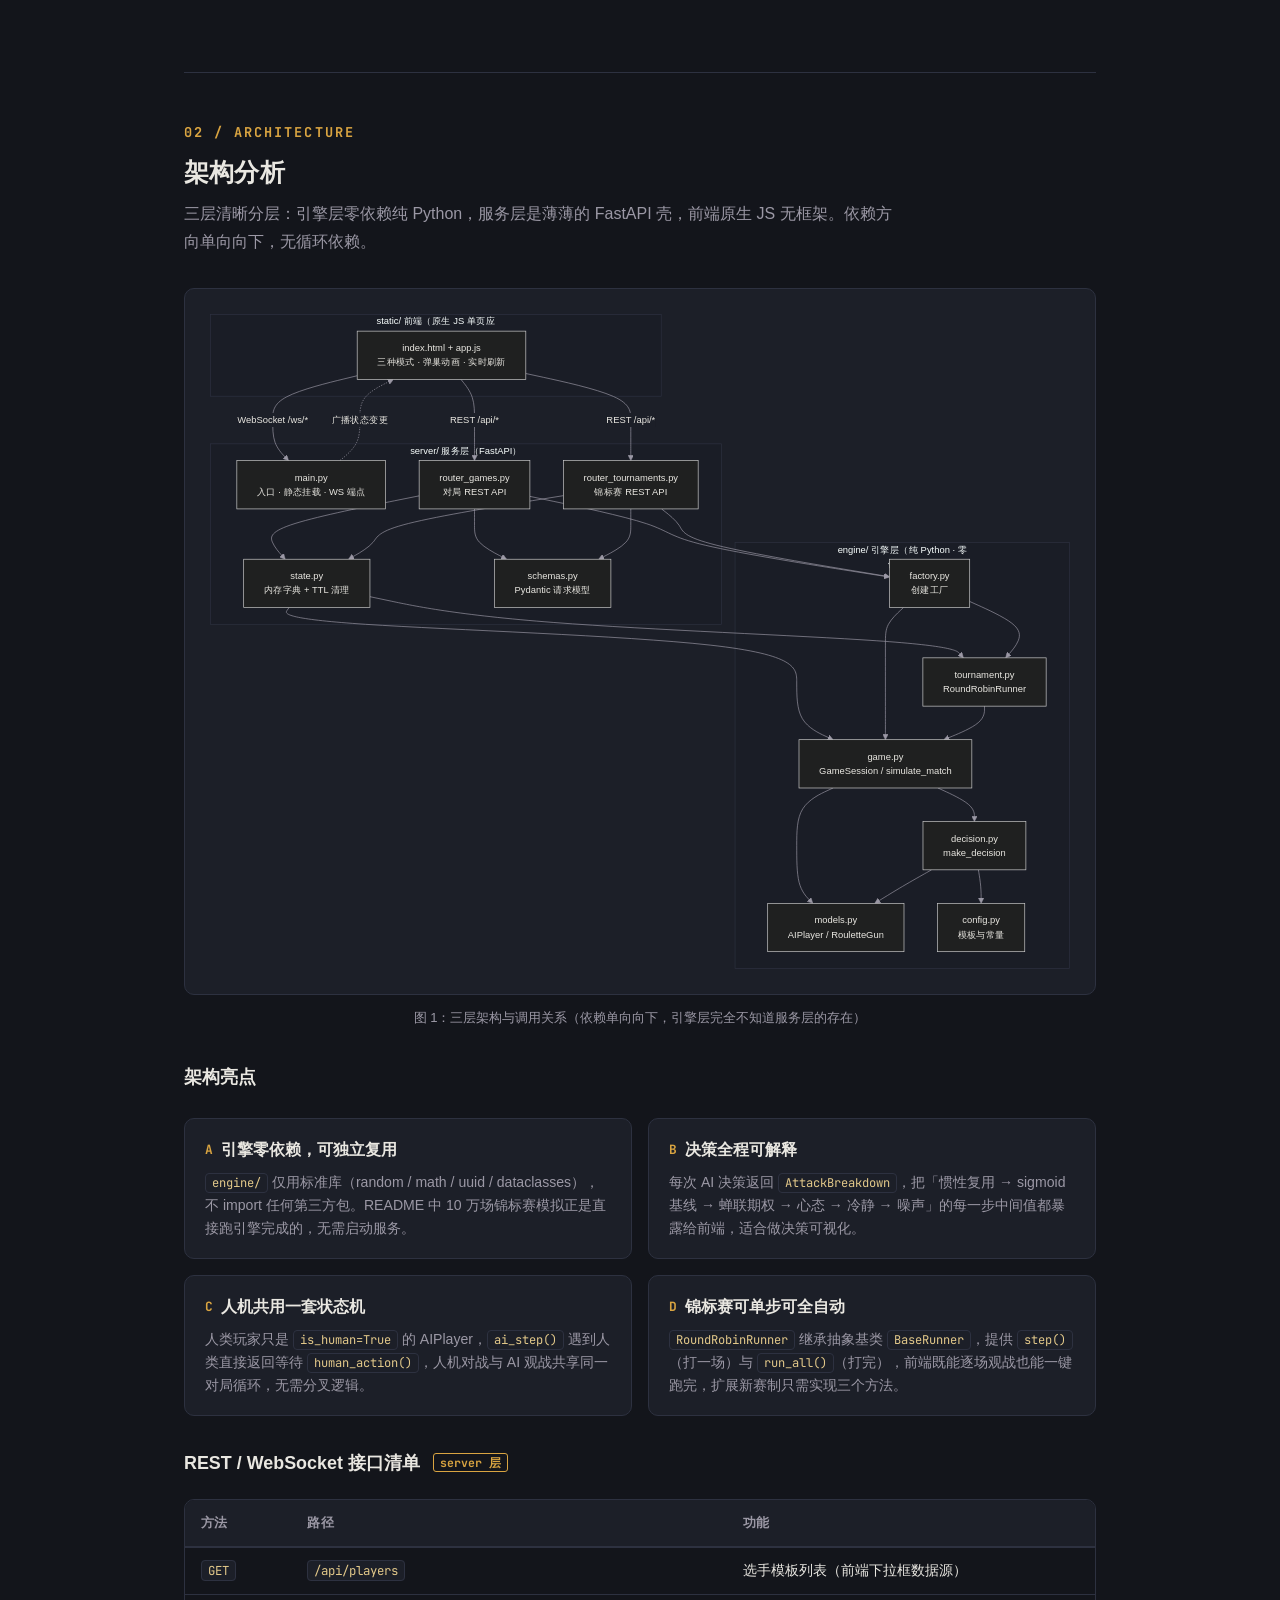
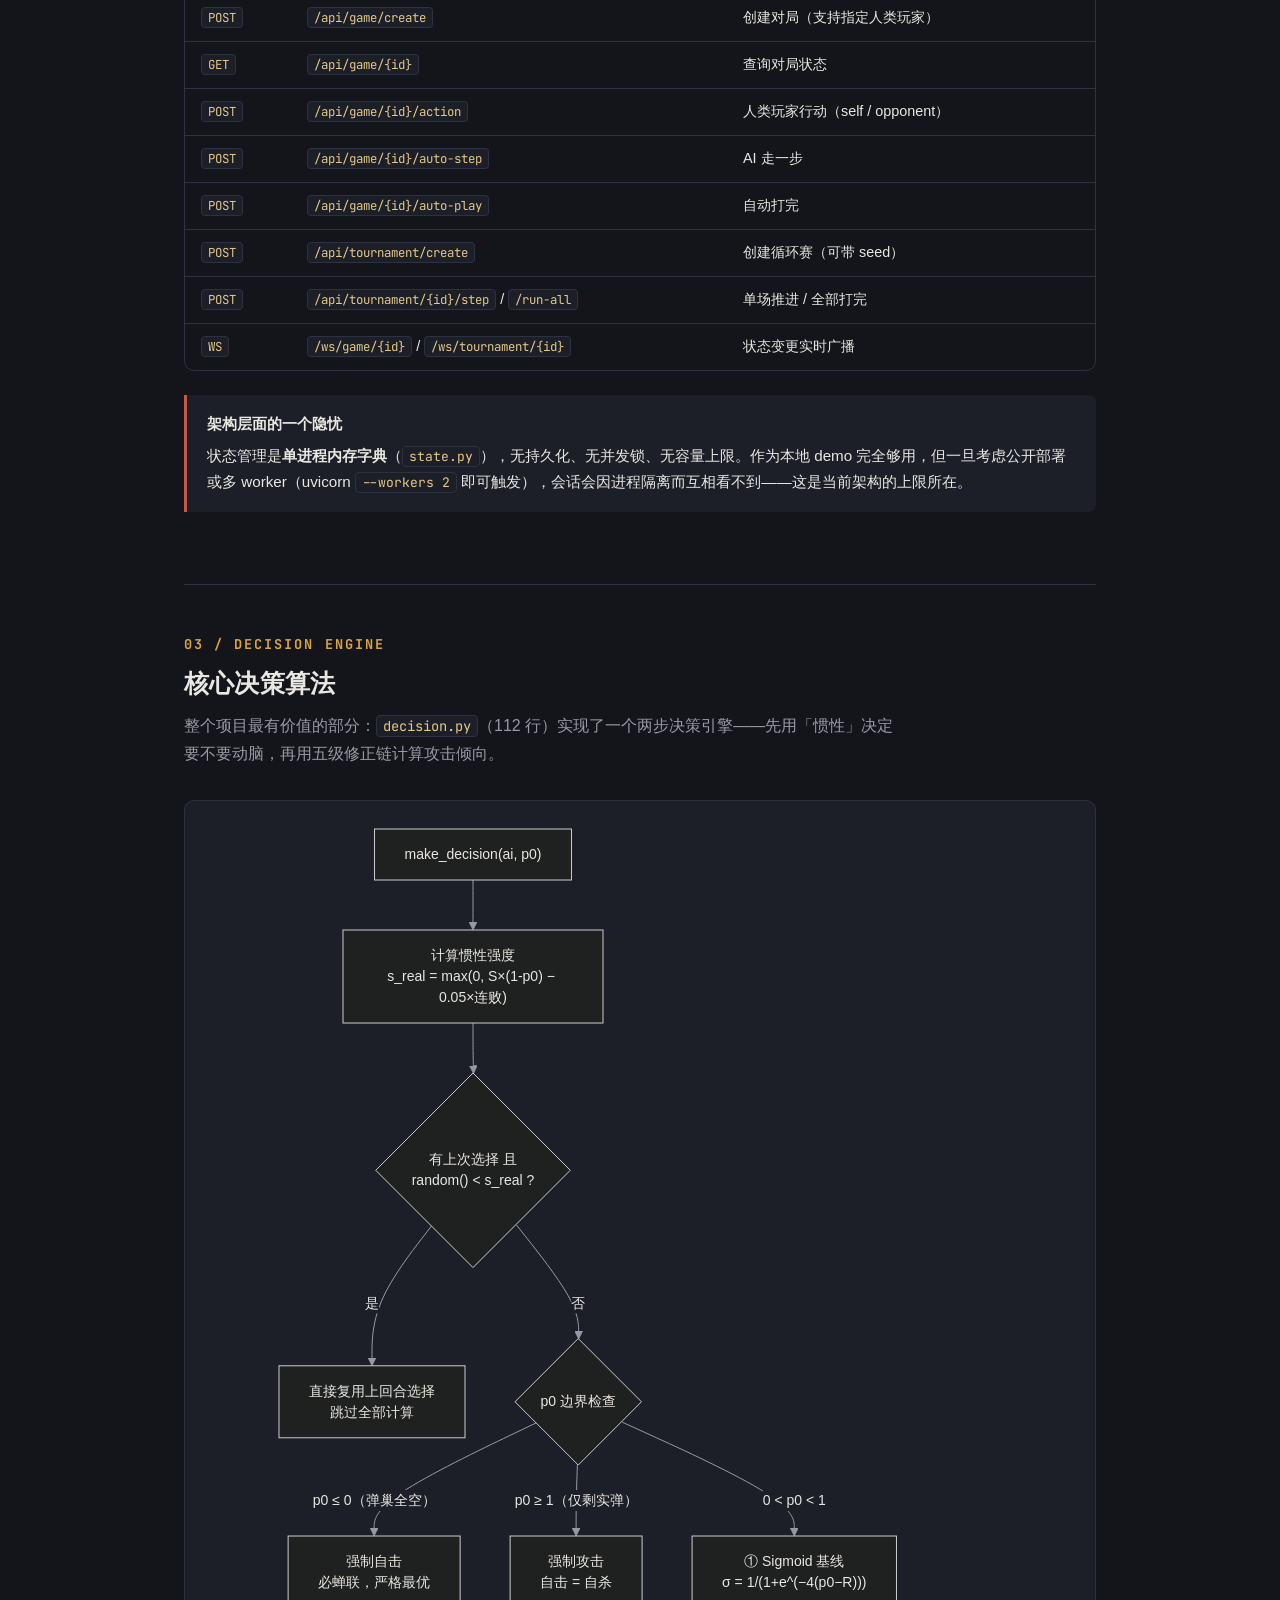
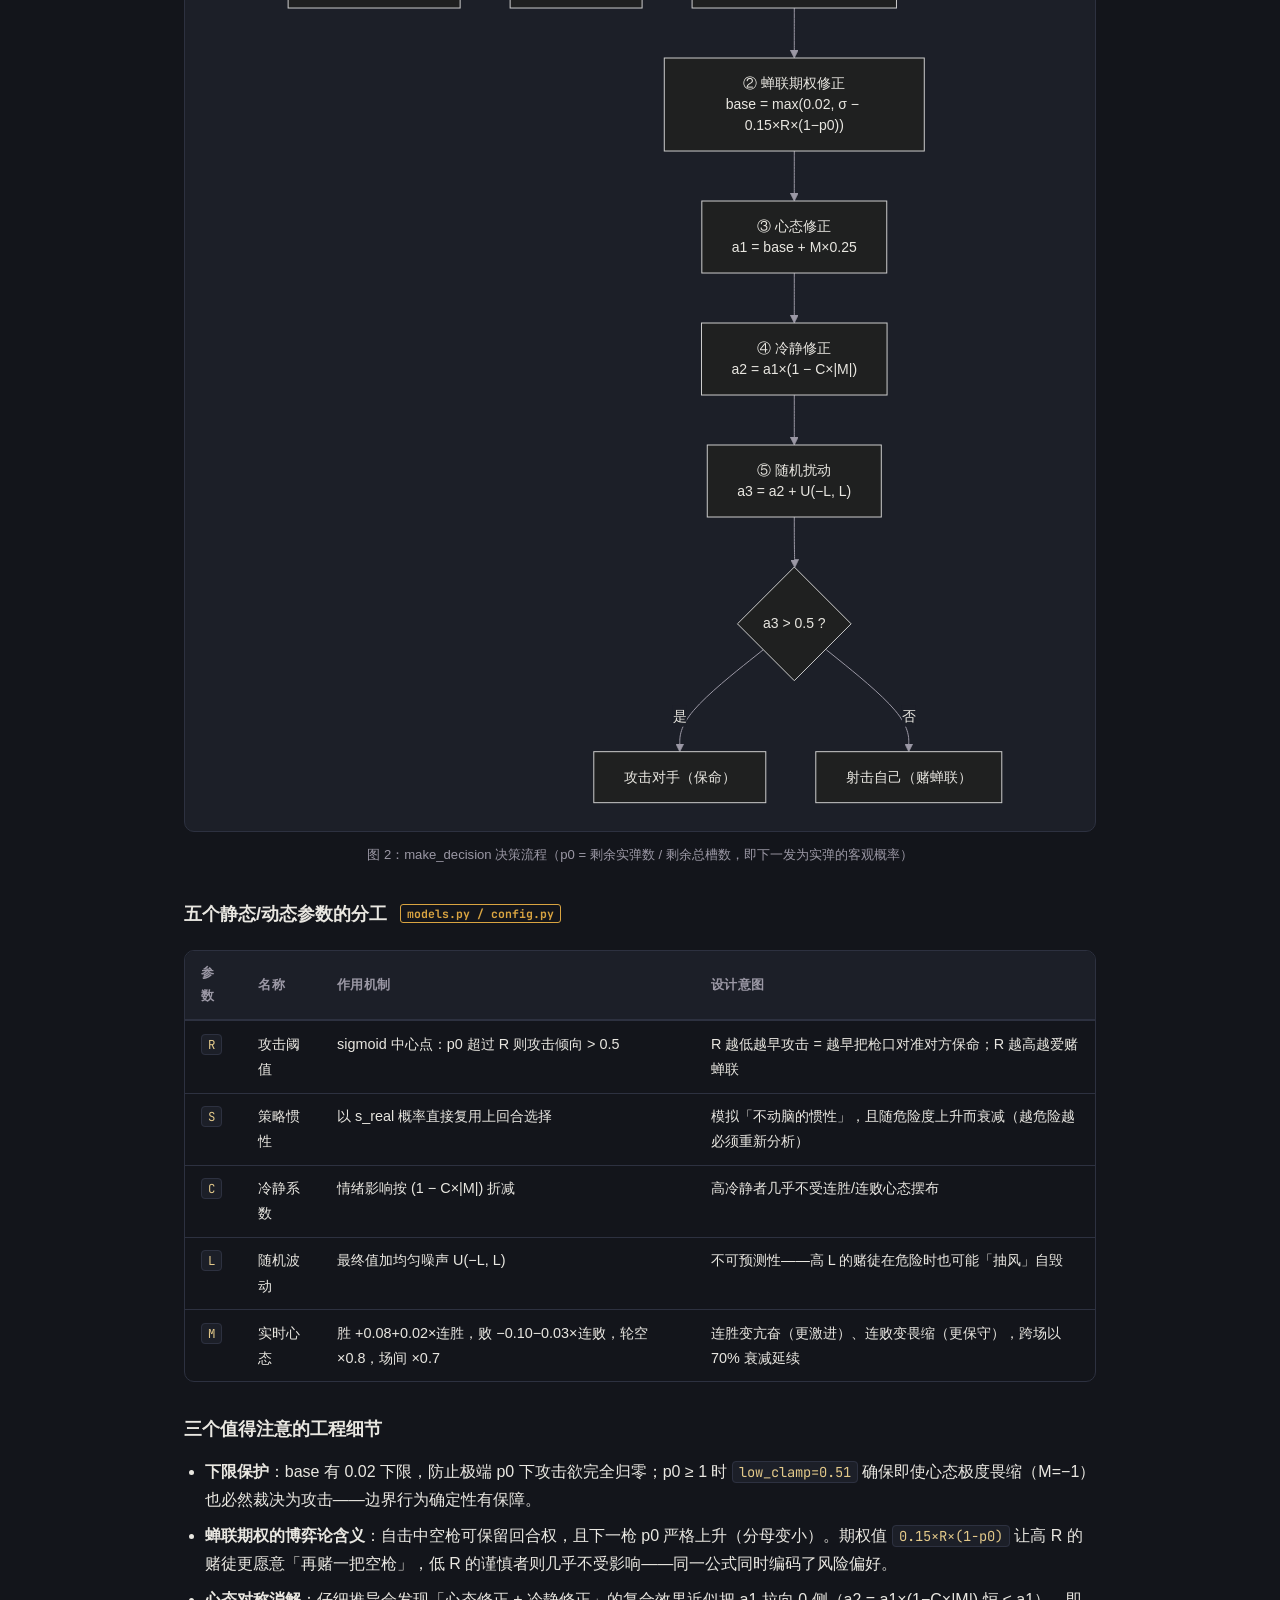
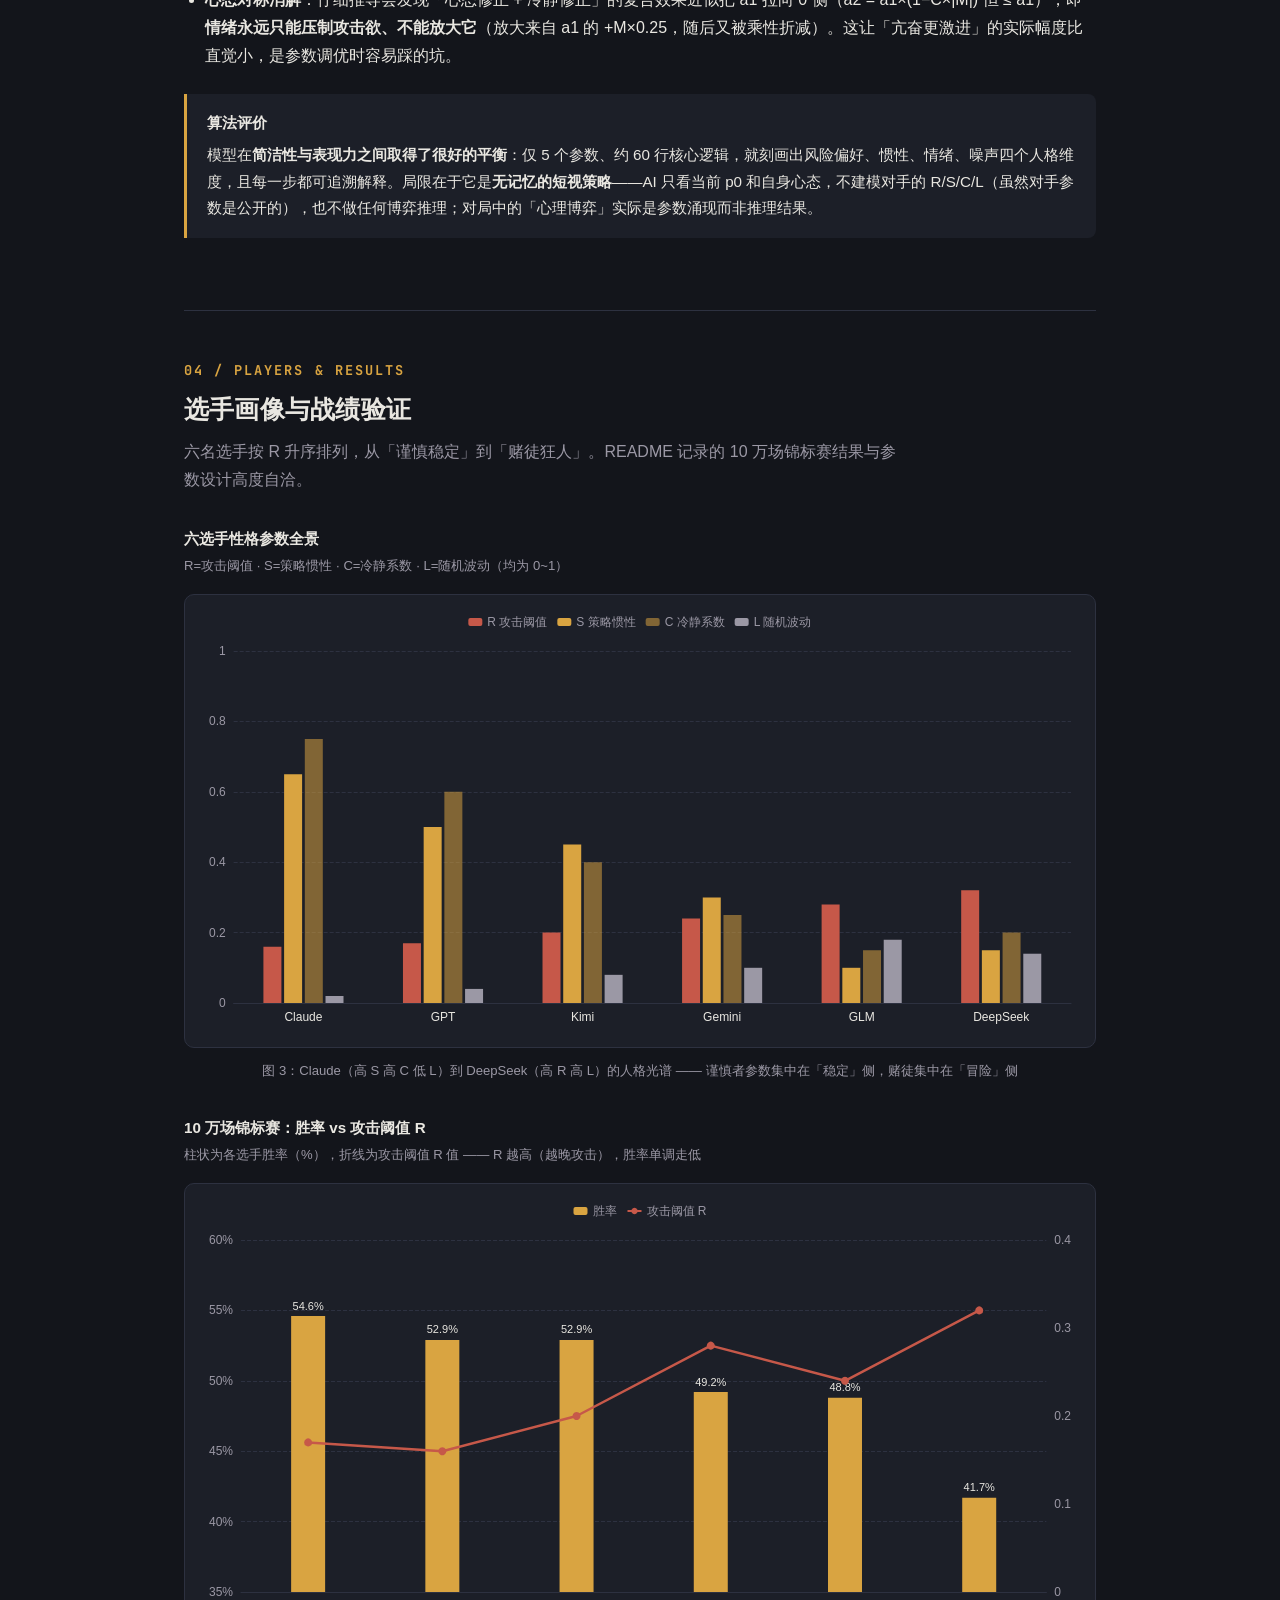
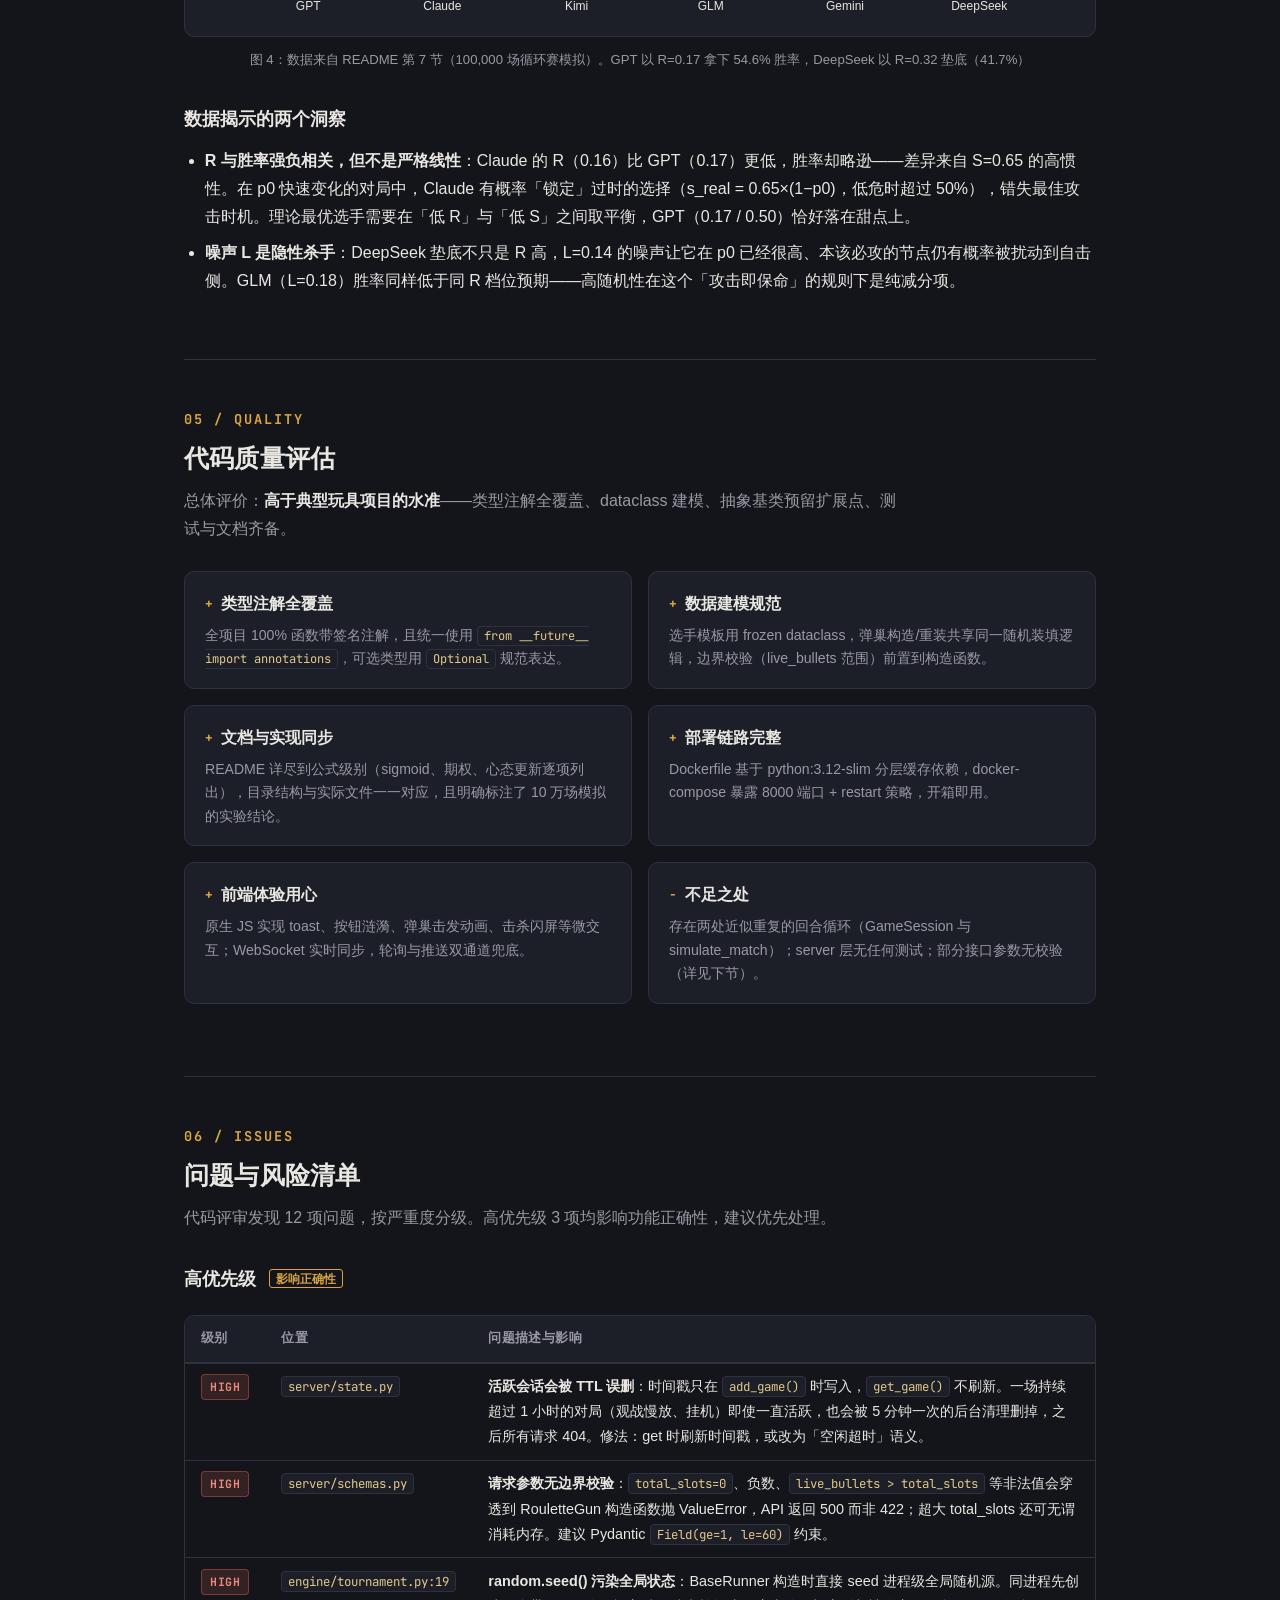
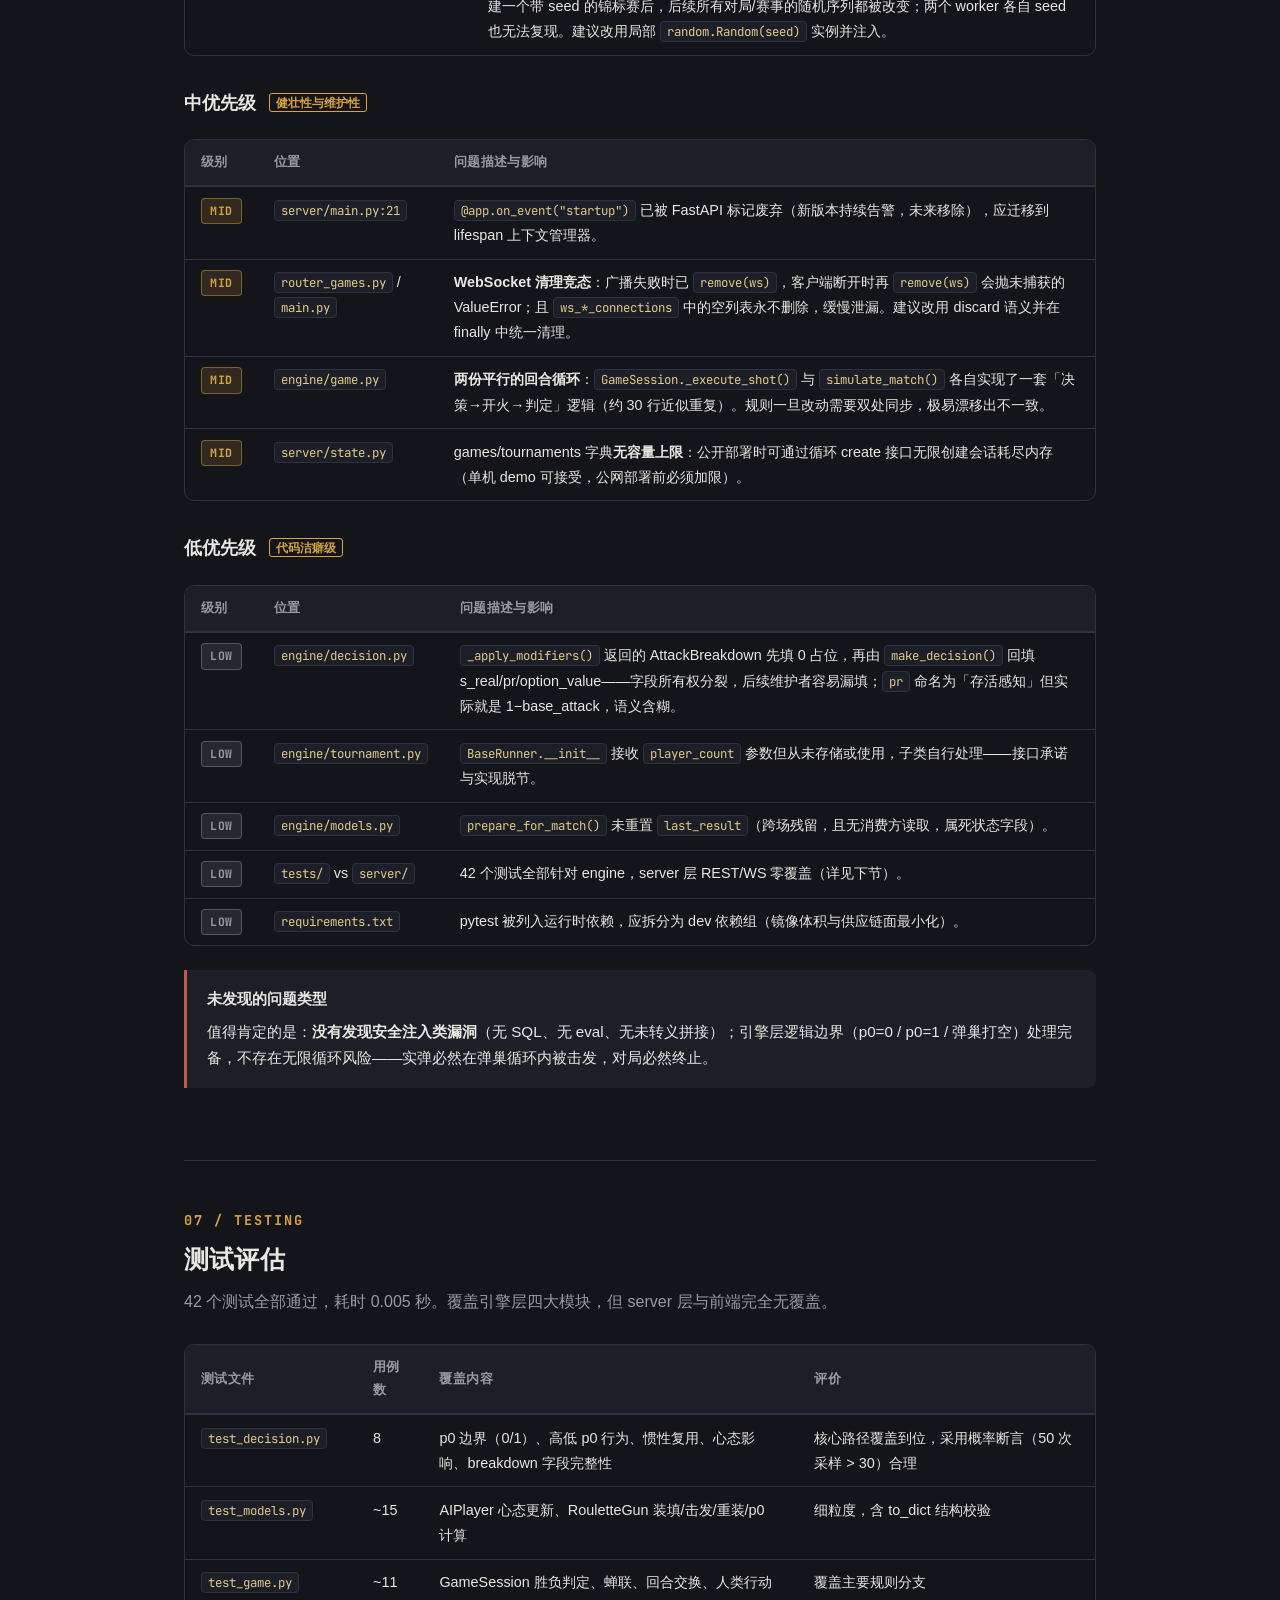
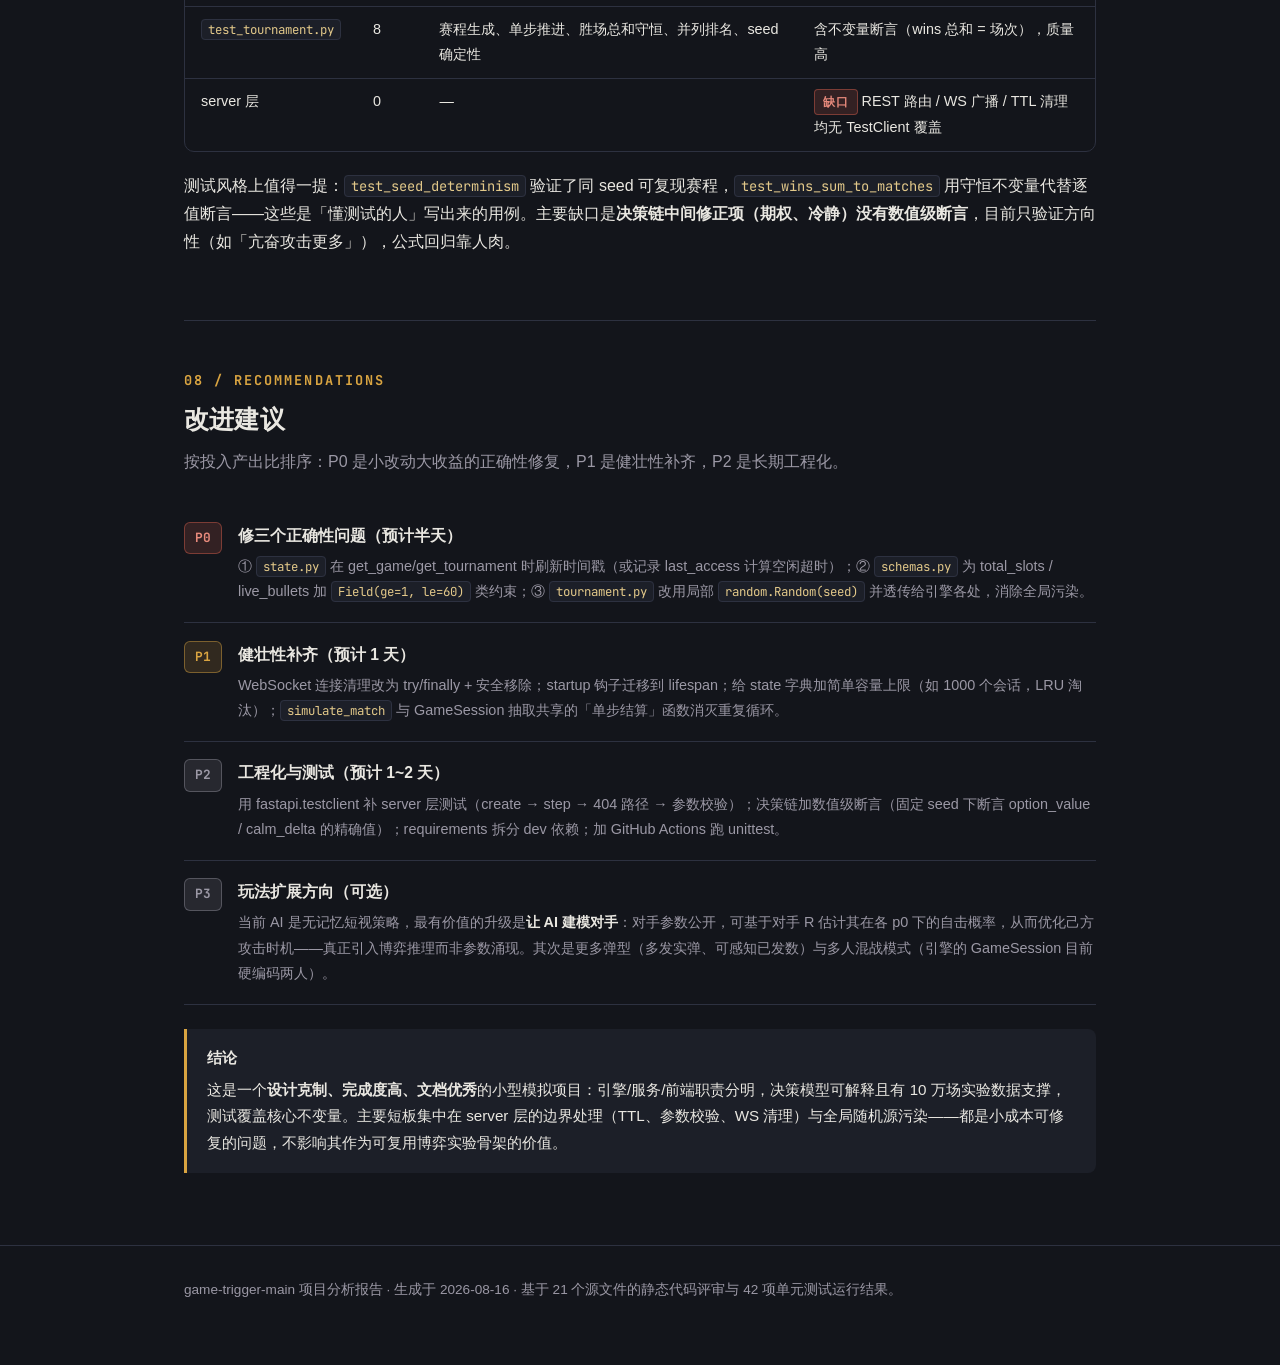
<file: game-trigger-analysis/game-trigger-analysis.html>
<!-- Generated by Trae Work -->
<!DOCTYPE html>
<html lang="zh-CN">
<head>
<meta charset="UTF-8">
<meta name="viewport" content="width=device-width, initial-scale=1.0">
<title>game-trigger-main 项目分析报告</title>
<style>
@font-face {
    font-family: "BigShoulders";
    src: url("./_shared/fonts/BigShoulders-Regular.ttf") format("truetype");
    font-weight: 400;
}
@font-face {
    font-family: "BigShoulders";
    src: url("./_shared/fonts/BigShoulders-Bold.ttf") format("truetype");
    font-weight: 700;
}
@font-face {
    font-family: "JetBrainsMono";
    src: url("./_shared/fonts/JetBrainsMono-Regular.ttf") format("truetype");
    font-weight: 400;
}
@font-face {
    font-family: "JetBrainsMono";
    src: url("./_shared/fonts/JetBrainsMono-Bold.ttf") format("truetype");
    font-weight: 700;
}

:root {
    --bg: #13151b;
    --bg2: #1c1f28;
    --ink: #e9e7e1;
    --muted: #9b98a5;
    --rule: #2d3140;
    --accent: #d9a441;
    --accent2: #c65849;
}

* { margin: 0; padding: 0; box-sizing: border-box; }

html { scroll-behavior: smooth; }

body {
    background: var(--bg);
    color: var(--ink);
    font-family: "Segoe UI", "Microsoft YaHei", "PingFang SC", sans-serif;
    font-size: 16px;
    line-height: 1.75;
    -webkit-font-smoothing: antialiased;
}

.container {
    max-width: 960px;
    margin: 0 auto;
    padding: 0 1.5rem;
}

/* ============ HERO ============ */
.hero {
    position: relative;
    min-height: 420px;
    display: flex;
    align-items: flex-end;
    background: linear-gradient(180deg, rgba(19,21,27,0.1) 0%, rgba(19,21,27,0.85) 70%, var(--bg) 100%), url("./assets/hero_2560x1440.jpg") center / cover no-repeat;
    border-bottom: 1px solid var(--rule);
}

.hero-content {
    position: relative;
    z-index: 2;
    padding: 3rem 0 2.5rem;
}

.hero-eyebrow {
    font-family: "JetBrainsMono", monospace;
    font-size: 0.78rem;
    letter-spacing: 0.22em;
    text-transform: uppercase;
    color: var(--accent);
    margin-bottom: 0.75rem;
}

.hero h1 {
    font-size: clamp(1.9rem, 4.5vw, 3rem);
    font-weight: 800;
    line-height: 1.2;
    letter-spacing: 0.01em;
    margin-bottom: 0.9rem;
    text-shadow: 0 2px 24px rgba(0,0,0,0.6);
}

.hero-sub {
    max-width: 620px;
    color: #cfccc5;
    font-size: 1.02rem;
    text-shadow: 0 1px 12px rgba(0,0,0,0.7);
}

.hero-meta {
    display: flex;
    flex-wrap: wrap;
    gap: 1.25rem;
    margin-top: 1.5rem;
    font-family: "JetBrainsMono", monospace;
    font-size: 0.78rem;
    color: var(--muted);
}

.hero-meta span b { color: var(--accent); font-weight: 700; }

/* ============ SECTIONS ============ */
section { padding: 3rem 0; }
section + section { border-top: 1px solid var(--rule); }

h2 {
    font-size: 1.55rem;
    font-weight: 800;
    margin-bottom: 0.4rem;
    letter-spacing: 0.01em;
}

.sec-num {
    font-family: "JetBrainsMono", monospace;
    color: var(--accent);
    font-size: 0.85rem;
    font-weight: 700;
    letter-spacing: 0.15em;
    display: block;
    margin-bottom: 0.35rem;
}

.sec-lead {
    color: var(--muted);
    margin-bottom: 1.75rem;
    max-width: 720px;
}

h3 {
    font-size: 1.12rem;
    font-weight: 700;
    margin: 2rem 0 0.75rem;
    color: var(--ink);
}

h3 .h3-tag {
    font-family: "JetBrainsMono", monospace;
    font-size: 0.72rem;
    color: var(--accent);
    border: 1px solid var(--accent);
    border-radius: 3px;
    padding: 1px 6px;
    margin-left: 0.5rem;
    vertical-align: 2px;
    font-weight: 600;
}

p { margin-bottom: 1rem; }
p strong { color: var(--ink); font-weight: 700; }

ul.plain, ol.plain { padding-left: 1.3rem; margin-bottom: 1rem; }
ul.plain li, ol.plain li { margin-bottom: 0.5rem; }

code {
    font-family: "JetBrainsMono", monospace;
    font-size: 0.86em;
    background: var(--bg2);
    border: 1px solid var(--rule);
    border-radius: 4px;
    padding: 1px 6px;
    color: #e3c98a;
}

/* ============ STAT CARDS ============ */
.stat-grid {
    display: grid;
    grid-template-columns: repeat(4, 1fr);
    gap: 1rem;
    margin: 1.75rem 0;
}

.stat-card {
    background: var(--bg2);
    border: 1px solid var(--rule);
    border-radius: 10px;
    padding: 1.15rem 1.25rem;
}

.stat-num {
    font-family: "BigShoulders", "Segoe UI", sans-serif;
    font-size: 2.3rem;
    font-weight: 700;
    color: var(--accent);
    line-height: 1.1;
}

.stat-num small { font-size: 1.1rem; color: var(--muted); font-weight: 400; }

.stat-label {
    font-size: 0.82rem;
    color: var(--muted);
    margin-top: 0.25rem;
}

/* ============ TABLES ============ */
.table-wrap {
    overflow-x: auto;
    overflow-y: auto;
    max-height: 600px;
    border: 1px solid var(--rule);
    border-radius: 10px;
    margin: 1.25rem 0;
}

table {
    width: 100%;
    border-collapse: collapse;
    font-size: 0.9rem;
    min-width: 640px;
}

thead th {
    background: var(--bg2);
    color: var(--muted);
    font-weight: 600;
    text-align: left;
    padding: 0.7rem 1rem;
    border-bottom: 2px solid var(--rule);
    font-size: 0.82rem;
    letter-spacing: 0.03em;
    position: sticky;
    top: 0;
    z-index: 1;
}

tbody td {
    padding: 0.65rem 1rem;
    border-bottom: 1px solid var(--rule);
    vertical-align: top;
}

tbody tr:last-child td { border-bottom: none; }
tbody tr:hover td { background: rgba(217,164,65,0.04); }

td code, th code { white-space: nowrap; }

/* ============ CALLOUTS ============ */
.callout {
    background: var(--bg2);
    border-left: 3px solid var(--accent);
    border-radius: 0 8px 8px 0;
    padding: 1rem 1.25rem;
    margin: 1.5rem 0;
    font-size: 0.95rem;
}

.callout.danger { border-left-color: var(--accent2); }
.callout .callout-title { font-weight: 700; margin-bottom: 0.35rem; color: var(--ink); }

/* ============ FORMULA BLOCK ============ */
.formula {
    background: var(--bg2);
    border: 1px solid var(--rule);
    border-radius: 10px;
    padding: 1rem 1.4rem;
    margin: 1.25rem 0;
    font-family: "JetBrainsMono", monospace;
    font-size: 0.88rem;
    color: #e3c98a;
    overflow-x: auto;
    line-height: 2;
}

.formula .fc { color: var(--muted); }

/* ============ FIGURES & DIAGRAMS ============ */
.diagram { margin: 2rem 0; text-align: center; }
.diagram img { max-width: 100%; height: auto; border: 1px solid var(--rule); border-radius: 10px; }
.diagram figcaption, .chart-figure figcaption {
    font-size: 0.82rem;
    color: var(--muted);
    margin-top: 0.75rem;
    text-align: center;
}

.chart-figure { margin: 2rem 0; }
.chart-figure .chart-title {
    font-size: 0.95rem;
    font-weight: 700;
    color: var(--ink);
    margin-bottom: 0.15rem;
}
.chart-figure .chart-desc {
    font-size: 0.82rem;
    color: var(--muted);
    margin-bottom: 1rem;
}

.chart-figure .chart-body {
    background: var(--bg2);
    border: 1px solid var(--rule);
    border-radius: 10px;
    padding: 1rem;
}

pre.mermaid {
    background: var(--bg2);
    border: 1px solid var(--rule);
    border-radius: 10px;
    padding: 1.25rem;
    display: flex;
    justify-content: center;
}

/* ============ SEVERITY BADGES ============ */
.badge {
    display: inline-block;
    font-family: "JetBrainsMono", monospace;
    font-size: 0.72rem;
    font-weight: 700;
    border-radius: 4px;
    padding: 2px 8px;
    letter-spacing: 0.05em;
    white-space: nowrap;
}
.badge-high { background: rgba(198,88,73,0.18); color: #e88a7c; border: 1px solid rgba(198,88,73,0.5); }
.badge-mid  { background: rgba(217,164,65,0.15); color: var(--accent); border: 1px solid rgba(217,164,65,0.45); }
.badge-low  { background: rgba(155,152,165,0.15); color: var(--muted); border: 1px solid rgba(155,152,165,0.4); }

/* ============ CARD GRID ============ */
.card-grid {
    display: grid;
    grid-template-columns: repeat(2, 1fr);
    gap: 1rem;
    margin: 1.5rem 0;
}

.mini-card {
    background: var(--bg2);
    border: 1px solid var(--rule);
    border-radius: 10px;
    padding: 1.1rem 1.25rem;
}

.mini-card .mc-title {
    font-weight: 700;
    margin-bottom: 0.4rem;
    display: flex;
    align-items: center;
    gap: 0.5rem;
}

.mini-card .mc-title .num {
    font-family: "JetBrainsMono", monospace;
    color: var(--accent);
    font-size: 0.8rem;
}

.mini-card p { font-size: 0.88rem; color: var(--muted); margin-bottom: 0; line-height: 1.65; }

/* ============ PRIORITY LIST ============ */
.prio-item {
    display: flex;
    gap: 1rem;
    padding: 1.1rem 0;
    border-bottom: 1px solid var(--rule);
}
.prio-item:last-child { border-bottom: none; }

.prio-tag {
    flex-shrink: 0;
    font-family: "JetBrainsMono", monospace;
    font-weight: 700;
    font-size: 0.8rem;
    border-radius: 6px;
    padding: 4px 10px;
    height: fit-content;
}
.prio-tag.p0 { background: rgba(198,88,73,0.18); color: #e88a7c; border: 1px solid rgba(198,88,73,0.5); }
.prio-tag.p1 { background: rgba(217,164,65,0.15); color: var(--accent); border: 1px solid rgba(217,164,65,0.45); }
.prio-tag.p2 { background: rgba(155,152,165,0.15); color: var(--muted); border: 1px solid rgba(155,152,165,0.4); }

.prio-body h4 { font-size: 0.98rem; font-weight: 700; margin-bottom: 0.3rem; }
.prio-body p { font-size: 0.9rem; color: var(--muted); margin-bottom: 0; }

/* ============ TOC ============ */
.toc {
    background: var(--bg2);
    border: 1px solid var(--rule);
    border-radius: 10px;
    padding: 1.25rem 1.5rem;
    margin: 1.5rem 0;
    font-size: 0.88rem;
}
.toc-title { font-weight: 700; margin-bottom: 0.5rem; }
.toc ol { padding-left: 1.3rem; columns: 2; column-gap: 2rem; }
.toc li { margin-bottom: 0.3rem; }
.toc a { color: var(--muted); text-decoration: none; }
.toc a:hover { color: var(--accent); }

/* ============ FOOTER ============ */
footer {
    border-top: 1px solid var(--rule);
    padding: 2rem 0 3rem;
    color: var(--muted);
    font-size: 0.85rem;
}

/* ============ RESPONSIVE ============ */
@media (max-width: 768px) {
    .stat-grid { grid-template-columns: repeat(2, 1fr); }
    .card-grid { grid-template-columns: 1fr; }
    .toc ol { columns: 1; }
    section { padding: 2.25rem 0; }
}

@media print {
    .hero { min-height: 300px; }
    section { page-break-inside: avoid; }
}
</style>
</head>
<body>

<!-- ============ HERO ============ -->
<header class="hero">
    <div class="container hero-content">
        <div class="hero-eyebrow">Code Analysis Report · 2026-08</div>
        <h1>game-trigger-main<br>项目分析报告</h1>
        <p class="hero-sub">「AI 俄罗斯轮盘大逃杀」—— 六名 AI 选手围绕左轮手枪的回合制心理博弈模拟器。本报告覆盖架构设计、决策算法、代码质量、潜在风险与改进建议。</p>
        <div class="hero-meta">
            <span>分析范围 <b>21 个源文件</b></span>
            <span>代码规模 <b>≈ 2,800 行</b></span>
            <span>单元测试 <b>42 / 42 通过</b></span>
            <span>分析日期 <b>2026-08-16</b></span>
        </div>
    </div>
</header>

<main class="container">

<!-- ============ TOC ============ -->
<nav class="toc">
    <div class="toc-title">目录</div>
    <ol>
        <li><a href="#s1">项目概览</a></li>
        <li><a href="#s2">架构分析</a></li>
        <li><a href="#s3">核心决策算法</a></li>
        <li><a href="#s4">选手画像与战绩验证</a></li>
        <li><a href="#s5">代码质量评估</a></li>
        <li><a href="#s6">问题与风险清单</a></li>
        <li><a href="#s7">测试评估</a></li>
        <li><a href="#s8">改进建议</a></li>
    </ol>
</nav>

<!-- ============ 1 项目概览 ============ -->
<section id="s1">
    <span class="sec-num">01 / OVERVIEW</span>
    <h2>项目概览</h2>
    <p class="sec-lead">一个结构完整、可玩性强的回合制博弈模拟器：纯 Python 游戏引擎 + FastAPI 服务层 + 原生 JS 前端，Docker 一键部署。</p>

    <p>项目的核心玩法是<strong>两名选手轮流持枪行动</strong>，每回合必须在「射击自己」与「射击对方」之间二选一。枪为六槽左轮，装 1 发实弹 5 发空枪：自击中空枪可<strong>蝉联</strong>（保留回合权），自击中实弹即出局；击敌中实弹立即获胜，中空枪则交换回合权。六名 AI 选手以循环赛制（15 局）决出排名。</p>

    <div class="stat-grid">
        <div class="stat-card">
            <div class="stat-num">2,788<small> 行</small></div>
            <div class="stat-label">源代码总行数（21 个文件）</div>
        </div>
        <div class="stat-card">
            <div class="stat-num">0</div>
            <div class="stat-label">引擎层外部依赖（纯标准库）</div>
        </div>
        <div class="stat-card">
            <div class="stat-num">4</div>
            <div class="stat-label">运行时依赖（fastapi / uvicorn / pydantic / websockets）</div>
        </div>
        <div class="stat-card">
            <div class="stat-num">42<small> / 42</small></div>
            <div class="stat-label">单元测试全部通过（0.005s）</div>
        </div>
    </div>

    <h3>代码分布 <span class="h3-tag">分层统计</span></h3>
    <div class="table-wrap">
        <table>
            <thead>
                <tr><th>模块</th><th>文件数</th><th>行数</th><th>职责</th></tr>
            </thead>
            <tbody>
                <tr><td><code>engine/</code></td><td>7</td><td>643</td><td>游戏引擎：选手模型、弹巢、决策、对局、锦标赛（零依赖，可独立做蒙特卡洛模拟）</td></tr>
                <tr><td><code>server/</code></td><td>6</td><td>208</td><td>FastAPI 服务层：REST 路由、WebSocket 广播、内存状态管理</td></tr>
                <tr><td><code>static/</code></td><td>3</td><td>1,618</td><td>前端单页应用：三种模式（人机对战 / AI 观战 / 锦标赛）、动画与实时推送</td></tr>
                <tr><td><code>tests/</code></td><td>5</td><td>319</td><td>单元测试：覆盖引擎层四大模块</td></tr>
            </tbody>
        </table>
    </div>

    <div class="callout">
        <div class="callout-title">一句话定位</div>
        这是一个<strong>「参数化人格 + 概率博弈」的可解释模拟实验</strong>，而非单纯的小游戏：每个 AI 决策都输出 <code>AttackBreakdown</code> 明细（惯性、基线、期权、心态、冷静、噪声逐项可追溯），工程上做到了引擎与服务解耦、决策全程可解释，整体质量在同类玩具项目中明显偏高。
    </div>
</section>

<!-- ============ 2 架构分析 ============ -->
<section id="s2">
    <span class="sec-num">02 / ARCHITECTURE</span>
    <h2>架构分析</h2>
    <p class="sec-lead">三层清晰分层：引擎层零依赖纯 Python，服务层是薄薄的 FastAPI 壳，前端原生 JS 无框架。依赖方向单向向下，无循环依赖。</p>

    <figure class="diagram">
        <pre class="mermaid">
flowchart TB
    subgraph FE["static/ 前端（原生 JS 单页应用）"]
        UI["index.html + app.js<br/>三种模式 · 弹巢动画 · 实时刷新"]
    end
    subgraph SV["server/ 服务层（FastAPI）"]
        MAIN["main.py<br/>入口 · 静态挂载 · WS 端点"]
        RG["router_games.py<br/>对局 REST API"]
        RT["router_tournaments.py<br/>锦标赛 REST API"]
        STATE["state.py<br/>内存字典 + TTL 清理"]
        SCH["schemas.py<br/>Pydantic 请求模型"]
    end
    subgraph EN["engine/ 引擎层（纯 Python · 零依赖）"]
        FAC["factory.py<br/>创建工厂"]
        GAME["game.py<br/>GameSession / simulate_match"]
        TOUR["tournament.py<br/>RoundRobinRunner"]
        DEC["decision.py<br/>make_decision"]
        MOD["models.py<br/>AIPlayer / RouletteGun"]
        CONF["config.py<br/>模板与常量"]
    end
    UI -- "REST /api/*" --> RG
    UI -- "REST /api/*" --> RT
    UI -- "WebSocket /ws/*" --> MAIN
    RG --> SCH
    RT --> SCH
    RG --> STATE
    RT --> STATE
    RG --> FAC
    RT --> FAC
    STATE --> GAME
    STATE --> TOUR
    FAC --> GAME
    FAC --> TOUR
    TOUR --> GAME
    GAME --> DEC
    GAME --> MOD
    DEC --> MOD
    DEC --> CONF
    MAIN -. "广播状态变更" .-> UI
        </pre>
        <figcaption>图 1：三层架构与调用关系（依赖单向向下，引擎层完全不知道服务层的存在）</figcaption>
    </figure>

    <h3>架构亮点</h3>
    <div class="card-grid">
        <div class="mini-card">
            <div class="mc-title"><span class="num">A</span>引擎零依赖，可独立复用</div>
            <p><code>engine/</code> 仅用标准库（random / math / uuid / dataclasses），不 import 任何第三方包。README 中 10 万场锦标赛模拟正是直接跑引擎完成的，无需启动服务。</p>
        </div>
        <div class="mini-card">
            <div class="mc-title"><span class="num">B</span>决策全程可解释</div>
            <p>每次 AI 决策返回 <code>AttackBreakdown</code>，把「惯性复用 → sigmoid 基线 → 蝉联期权 → 心态 → 冷静 → 噪声」的每一步中间值都暴露给前端，适合做决策可视化。</p>
        </div>
        <div class="mini-card">
            <div class="mc-title"><span class="num">C</span>人机共用一套状态机</div>
            <p>人类玩家只是 <code>is_human=True</code> 的 AIPlayer，<code>ai_step()</code> 遇到人类直接返回等待 <code>human_action()</code>，人机对战与 AI 观战共享同一对局循环，无需分叉逻辑。</p>
        </div>
        <div class="mini-card">
            <div class="mc-title"><span class="num">D</span>锦标赛可单步可全自动</div>
            <p><code>RoundRobinRunner</code> 继承抽象基类 <code>BaseRunner</code>，提供 <code>step()</code>（打一场）与 <code>run_all()</code>（打完），前端既能逐场观战也能一键跑完，扩展新赛制只需实现三个方法。</p>
        </div>
    </div>

    <h3>REST / WebSocket 接口清单 <span class="h3-tag">server 层</span></h3>
    <div class="table-wrap">
        <table>
            <thead>
                <tr><th>方法</th><th>路径</th><th>功能</th></tr>
            </thead>
            <tbody>
                <tr><td><code>GET</code></td><td><code>/api/players</code></td><td>选手模板列表（前端下拉框数据源）</td></tr>
                <tr><td><code>POST</code></td><td><code>/api/game/create</code></td><td>创建对局（支持指定人类玩家）</td></tr>
                <tr><td><code>GET</code></td><td><code>/api/game/{id}</code></td><td>查询对局状态</td></tr>
                <tr><td><code>POST</code></td><td><code>/api/game/{id}/action</code></td><td>人类玩家行动（self / opponent）</td></tr>
                <tr><td><code>POST</code></td><td><code>/api/game/{id}/auto-step</code></td><td>AI 走一步</td></tr>
                <tr><td><code>POST</code></td><td><code>/api/game/{id}/auto-play</code></td><td>自动打完</td></tr>
                <tr><td><code>POST</code></td><td><code>/api/tournament/create</code></td><td>创建循环赛（可带 seed）</td></tr>
                <tr><td><code>POST</code></td><td><code>/api/tournament/{id}/step</code> / <code>/run-all</code></td><td>单场推进 / 全部打完</td></tr>
                <tr><td><code>WS</code></td><td><code>/ws/game/{id}</code> / <code>/ws/tournament/{id}</code></td><td>状态变更实时广播</td></tr>
            </tbody>
        </table>
    </div>

    <div class="callout danger">
        <div class="callout-title">架构层面的一个隐忧</div>
        状态管理是<strong>单进程内存字典</strong>（<code>state.py</code>），无持久化、无并发锁、无容量上限。作为本地 demo 完全够用，但一旦考虑公开部署或多 worker（uvicorn <code>--workers 2</code> 即可触发），会话会因进程隔离而互相看不到——这是当前架构的上限所在。
    </div>
</section>

<!-- ============ 3 决策算法 ============ -->
<section id="s3">
    <span class="sec-num">03 / DECISION ENGINE</span>
    <h2>核心决策算法</h2>
    <p class="sec-lead">整个项目最有价值的部分：<code>decision.py</code>（112 行）实现了一个两步决策引擎——先用「惯性」决定要不要动脑，再用五级修正链计算攻击倾向。</p>

    <figure class="diagram">
        <pre class="mermaid">
flowchart TD
    A["make_decision(ai, p0)"] --> B["计算惯性强度<br/>s_real = max(0, S×(1-p0) − 0.05×连败)"]
    B --> C{"有上次选择 且<br/>random() &lt; s_real ?"}
    C -- "是" --> D["直接复用上回合选择<br/>跳过全部计算"]
    C -- "否" --> E{"p0 边界检查"}
    E -- "p0 ≤ 0（弹巢全空）" --> F["强制自击<br/>必蝉联，严格最优"]
    E -- "p0 ≥ 1（仅剩实弹）" --> G["强制攻击<br/>自击 = 自杀"]
    E -- "0 &lt; p0 &lt; 1" --> H["① Sigmoid 基线<br/>σ = 1/(1+e^(−4(p0−R)))"]
    H --> I["② 蝉联期权修正<br/>base = max(0.02, σ − 0.15×R×(1−p0))"]
    I --> J["③ 心态修正<br/>a1 = base + M×0.25"]
    J --> K["④ 冷静修正<br/>a2 = a1×(1 − C×|M|)"]
    K --> L["⑤ 随机扰动<br/>a3 = a2 + U(−L, L)"]
    L --> M2{"a3 &gt; 0.5 ?"}
    M2 -- "是" --> N["攻击对手（保命）"]
    M2 -- "否" --> O["射击自己（赌蝉联）"]
        </pre>
        <figcaption>图 2：make_decision 决策流程（p0 = 剩余实弹数 / 剩余总槽数，即下一发为实弹的客观概率）</figcaption>
    </figure>

    <h3>五个静态/动态参数的分工 <span class="h3-tag">models.py / config.py</span></h3>
    <div class="table-wrap">
        <table>
            <thead>
                <tr><th>参数</th><th>名称</th><th>作用机制</th><th>设计意图</th></tr>
            </thead>
            <tbody>
                <tr><td><code>R</code></td><td>攻击阈值</td><td>sigmoid 中心点：p0 超过 R 则攻击倾向 &gt; 0.5</td><td>R 越低越早攻击 = 越早把枪口对准对方保命；R 越高越爱赌蝉联</td></tr>
                <tr><td><code>S</code></td><td>策略惯性</td><td>以 s_real 概率直接复用上回合选择</td><td>模拟「不动脑的惯性」，且随危险度上升而衰减（越危险越必须重新分析）</td></tr>
                <tr><td><code>C</code></td><td>冷静系数</td><td>情绪影响按 (1 − C×|M|) 折减</td><td>高冷静者几乎不受连胜/连败心态摆布</td></tr>
                <tr><td><code>L</code></td><td>随机波动</td><td>最终值加均匀噪声 U(−L, L)</td><td>不可预测性——高 L 的赌徒在危险时也可能「抽风」自毁</td></tr>
                <tr><td><code>M</code></td><td>实时心态</td><td>胜 +0.08+0.02×连胜，败 −0.10−0.03×连败，轮空 ×0.8，场间 ×0.7</td><td>连胜变亢奋（更激进）、连败变畏缩（更保守），跨场以 70% 衰减延续</td></tr>
            </tbody>
        </table>
    </div>

    <h3>三个值得注意的工程细节</h3>
    <ul class="plain">
        <li><strong>下限保护</strong>：base 有 0.02 下限，防止极端 p0 下攻击欲完全归零；p0 ≥ 1 时 <code>low_clamp=0.51</code> 确保即使心态极度畏缩（M=−1）也必然裁决为攻击——边界行为确定性有保障。</li>
        <li><strong>蝉联期权的博弈论含义</strong>：自击中空枪可保留回合权，且下一枪 p0 严格上升（分母变小）。期权值 <code>0.15×R×(1−p0)</code> 让高 R 的赌徒更愿意「再赌一把空枪」，低 R 的谨慎者则几乎不受影响——同一公式同时编码了风险偏好。</li>
        <li><strong>心态对称消解</strong>：仔细推导会发现「心态修正 + 冷静修正」的复合效果近似把 a1 拉向 0 侧（a2 = a1×(1−C×|M|) 恒 ≤ a1），即<strong>情绪永远只能压制攻击欲、不能放大它</strong>（放大来自 a1 的 +M×0.25，随后又被乘性折减）。这让「亢奋更激进」的实际幅度比直觉小，是参数调优时容易踩的坑。</li>
    </ul>

    <div class="callout">
        <div class="callout-title">算法评价</div>
        模型在<strong>简洁性与表现力之间取得了很好的平衡</strong>：仅 5 个参数、约 60 行核心逻辑，就刻画出风险偏好、惯性、情绪、噪声四个人格维度，且每一步都可追溯解释。局限在于它是<strong>无记忆的短视策略</strong>——AI 只看当前 p0 和自身心态，不建模对手的 R/S/C/L（虽然对手参数是公开的），也不做任何博弈推理；对局中的「心理博弈」实际是参数涌现而非推理结果。
    </div>
</section>

<!-- ============ 4 选手画像与战绩 ============ -->
<section id="s4">
    <span class="sec-num">04 / PLAYERS & RESULTS</span>
    <h2>选手画像与战绩验证</h2>
    <p class="sec-lead">六名选手按 R 升序排列，从「谨慎稳定」到「赌徒狂人」。README 记录的 10 万场锦标赛结果与参数设计高度自洽。</p>

    <figure class="chart-figure">
        <div class="chart-title">六选手性格参数全景</div>
        <div class="chart-desc">R=攻击阈值 · S=策略惯性 · C=冷静系数 · L=随机波动（均为 0~1）</div>
        <div class="chart-body">
            <div id="chart-params" style="width:100%;min-height:420px"></div>
        </div>
        <figcaption>图 3：Claude（高 S 高 C 低 L）到 DeepSeek（高 R 高 L）的人格光谱 —— 谨慎者参数集中在「稳定」侧，赌徒集中在「冒险」侧</figcaption>
    </figure>

    <figure class="chart-figure">
        <div class="chart-title">10 万场锦标赛：胜率 vs 攻击阈值 R</div>
        <div class="chart-desc">柱状为各选手胜率（%），折线为攻击阈值 R 值 —— R 越高（越晚攻击），胜率单调走低</div>
        <div class="chart-body">
            <div id="chart-results" style="width:100%;min-height:420px"></div>
        </div>
        <figcaption>图 4：数据来自 README 第 7 节（100,000 场循环赛模拟）。GPT 以 R=0.17 拿下 54.6% 胜率，DeepSeek 以 R=0.32 垫底（41.7%）</figcaption>
    </figure>

    <h3>数据揭示的两个洞察</h3>
    <ul class="plain">
        <li><strong>R 与胜率强负相关，但不是严格线性</strong>：Claude 的 R（0.16）比 GPT（0.17）更低，胜率却略逊——差异来自 S=0.65 的高惯性。在 p0 快速变化的对局中，Claude 有概率「锁定」过时的选择（s_real = 0.65×(1−p0)，低危时超过 50%），错失最佳攻击时机。理论最优选手需要在「低 R」与「低 S」之间取平衡，GPT（0.17 / 0.50）恰好落在甜点上。</li>
        <li><strong>噪声 L 是隐性杀手</strong>：DeepSeek 垫底不只是 R 高，L=0.14 的噪声让它在 p0 已经很高、本该必攻的节点仍有概率被扰动到自击侧。GLM（L=0.18）胜率同样低于同 R 档位预期——高随机性在这个「攻击即保命」的规则下是纯减分项。</li>
    </ul>
</section>

<!-- ============ 5 代码质量 ============ -->
<section id="s5">
    <span class="sec-num">05 / QUALITY</span>
    <h2>代码质量评估</h2>
    <p class="sec-lead">总体评价：<strong>高于典型玩具项目的水准</strong>——类型注解全覆盖、dataclass 建模、抽象基类预留扩展点、测试与文档齐备。</p>

    <div class="card-grid">
        <div class="mini-card">
            <div class="mc-title"><span class="num">+</span>类型注解全覆盖</div>
            <p>全项目 100% 函数带签名注解，且统一使用 <code>from __future__ import annotations</code>，可选类型用 <code>Optional</code> 规范表达。</p>
        </div>
        <div class="mini-card">
            <div class="mc-title"><span class="num">+</span>数据建模规范</div>
            <p>选手模板用 frozen dataclass，弹巢构造/重装共享同一随机装填逻辑，边界校验（live_bullets 范围）前置到构造函数。</p>
        </div>
        <div class="mini-card">
            <div class="mc-title"><span class="num">+</span>文档与实现同步</div>
            <p>README 详尽到公式级别（sigmoid、期权、心态更新逐项列出），目录结构与实际文件一一对应，且明确标注了 10 万场模拟的实验结论。</p>
        </div>
        <div class="mini-card">
            <div class="mc-title"><span class="num">+</span>部署链路完整</div>
            <p>Dockerfile 基于 python:3.12-slim 分层缓存依赖，docker-compose 暴露 8000 端口 + restart 策略，开箱即用。</p>
        </div>
        <div class="mini-card">
            <div class="mc-title"><span class="num">+</span>前端体验用心</div>
            <p>原生 JS 实现 toast、按钮涟漪、弹巢击发动画、击杀闪屏等微交互；WebSocket 实时同步，轮询与推送双通道兜底。</p>
        </div>
        <div class="mini-card">
            <div class="mc-title"><span class="num">−</span>不足之处</div>
            <p>存在两处近似重复的回合循环（GameSession 与 simulate_match）；server 层无任何测试；部分接口参数无校验（详见下节）。</p>
        </div>
    </div>
</section>

<!-- ============ 6 问题与风险 ============ -->
<section id="s6">
    <span class="sec-num">06 / ISSUES</span>
    <h2>问题与风险清单</h2>
    <p class="sec-lead">代码评审发现 12 项问题，按严重度分级。高优先级 3 项均影响功能正确性，建议优先处理。</p>

    <h3>高优先级 <span class="h3-tag">影响正确性</span></h3>
    <div class="table-wrap">
        <table>
            <thead>
                <tr><th style="width:70px">级别</th><th style="width:180px">位置</th><th>问题描述与影响</th></tr>
            </thead>
            <tbody>
                <tr>
                    <td><span class="badge badge-high">HIGH</span></td>
                    <td><code>server/state.py</code></td>
                    <td><strong>活跃会话会被 TTL 误删</strong>：时间戳只在 <code>add_game()</code> 时写入，<code>get_game()</code> 不刷新。一场持续超过 1 小时的对局（观战慢放、挂机）即使一直活跃，也会被 5 分钟一次的后台清理删掉，之后所有请求 404。修法：get 时刷新时间戳，或改为「空闲超时」语义。</td>
                </tr>
                <tr>
                    <td><span class="badge badge-high">HIGH</span></td>
                    <td><code>server/schemas.py</code></td>
                    <td><strong>请求参数无边界校验</strong>：<code>total_slots=0</code>、负数、<code>live_bullets &gt; total_slots</code> 等非法值会穿透到 RouletteGun 构造函数抛 ValueError，API 返回 500 而非 422；超大 total_slots 还可无谓消耗内存。建议 Pydantic <code>Field(ge=1, le=60)</code> 约束。</td>
                </tr>
                <tr>
                    <td><span class="badge badge-high">HIGH</span></td>
                    <td><code>engine/tournament.py:19</code></td>
                    <td><strong>random.seed() 污染全局状态</strong>：BaseRunner 构造时直接 seed 进程级全局随机源。同进程先创建一个带 seed 的锦标赛后，后续所有对局/赛事的随机序列都被改变；两个 worker 各自 seed 也无法复现。建议改用局部 <code>random.Random(seed)</code> 实例并注入。</td>
                </tr>
            </tbody>
        </table>
    </div>

    <h3>中优先级 <span class="h3-tag">健壮性与维护性</span></h3>
    <div class="table-wrap">
        <table>
            <thead>
                <tr><th style="width:70px">级别</th><th style="width:180px">位置</th><th>问题描述与影响</th></tr>
            </thead>
            <tbody>
                <tr>
                    <td><span class="badge badge-mid">MID</span></td>
                    <td><code>server/main.py:21</code></td>
                    <td><code>@app.on_event("startup")</code> 已被 FastAPI 标记废弃（新版本持续告警，未来移除），应迁移到 lifespan 上下文管理器。</td>
                </tr>
                <tr>
                    <td><span class="badge badge-mid">MID</span></td>
                    <td><code>router_games.py</code> / <code>main.py</code></td>
                    <td><strong>WebSocket 清理竞态</strong>：广播失败时已 <code>remove(ws)</code>，客户端断开时再 <code>remove(ws)</code> 会抛未捕获的 ValueError；且 <code>ws_*_connections</code> 中的空列表永不删除，缓慢泄漏。建议改用 discard 语义并在 finally 中统一清理。</td>
                </tr>
                <tr>
                    <td><span class="badge badge-mid">MID</span></td>
                    <td><code>engine/game.py</code></td>
                    <td><strong>两份平行的回合循环</strong>：<code>GameSession._execute_shot()</code> 与 <code>simulate_match()</code> 各自实现了一套「决策→开火→判定」逻辑（约 30 行近似重复）。规则一旦改动需要双处同步，极易漂移出不一致。</td>
                </tr>
                <tr>
                    <td><span class="badge badge-mid">MID</span></td>
                    <td><code>server/state.py</code></td>
                    <td>games/tournaments 字典<strong>无容量上限</strong>：公开部署时可通过循环 create 接口无限创建会话耗尽内存（单机 demo 可接受，公网部署前必须加限）。</td>
                </tr>
            </tbody>
        </table>
    </div>

    <h3>低优先级 <span class="h3-tag">代码洁癖级</span></h3>
    <div class="table-wrap">
        <table>
            <thead>
                <tr><th style="width:70px">级别</th><th style="width:180px">位置</th><th>问题描述与影响</th></tr>
            </thead>
            <tbody>
                <tr>
                    <td><span class="badge badge-low">LOW</span></td>
                    <td><code>engine/decision.py</code></td>
                    <td><code>_apply_modifiers()</code> 返回的 AttackBreakdown 先填 0 占位，再由 <code>make_decision()</code> 回填 s_real/pr/option_value——字段所有权分裂，后续维护者容易漏填；<code>pr</code> 命名为「存活感知」但实际就是 1−base_attack，语义含糊。</td>
                </tr>
                <tr>
                    <td><span class="badge badge-low">LOW</span></td>
                    <td><code>engine/tournament.py</code></td>
                    <td><code>BaseRunner.__init__</code> 接收 <code>player_count</code> 参数但从未存储或使用，子类自行处理——接口承诺与实现脱节。</td>
                </tr>
                <tr>
                    <td><span class="badge badge-low">LOW</span></td>
                    <td><code>engine/models.py</code></td>
                    <td><code>prepare_for_match()</code> 未重置 <code>last_result</code>（跨场残留，且无消费方读取，属死状态字段）。</td>
                </tr>
                <tr>
                    <td><span class="badge badge-low">LOW</span></td>
                    <td><code>tests/</code> vs <code>server/</code></td>
                    <td>42 个测试全部针对 engine，server 层 REST/WS 零覆盖（详见下节）。</td>
                </tr>
                <tr>
                    <td><span class="badge badge-low">LOW</span></td>
                    <td><code>requirements.txt</code></td>
                    <td>pytest 被列入运行时依赖，应拆分为 dev 依赖组（镜像体积与供应链面最小化）。</td>
                </tr>
            </tbody>
        </table>
    </div>

    <div class="callout danger">
        <div class="callout-title">未发现的问题类型</div>
        值得肯定的是：<strong>没有发现安全注入类漏洞</strong>（无 SQL、无 eval、无未转义拼接）；引擎层逻辑边界（p0=0 / p0=1 / 弹巢打空）处理完备，不存在无限循环风险——实弹必然在弹巢循环内被击发，对局必然终止。
    </div>
</section>

<!-- ============ 7 测试评估 ============ -->
<section id="s7">
    <span class="sec-num">07 / TESTING</span>
    <h2>测试评估</h2>
    <p class="sec-lead">42 个测试全部通过，耗时 0.005 秒。覆盖引擎层四大模块，但 server 层与前端完全无覆盖。</p>

    <div class="table-wrap">
        <table>
            <thead>
                <tr><th>测试文件</th><th>用例数</th><th>覆盖内容</th><th>评价</th></tr>
            </thead>
            <tbody>
                <tr><td><code>test_decision.py</code></td><td>8</td><td>p0 边界（0/1）、高低 p0 行为、惯性复用、心态影响、breakdown 字段完整性</td><td>核心路径覆盖到位，采用概率断言（50 次采样 &gt; 30）合理</td></tr>
                <tr><td><code>test_models.py</code></td><td>~15</td><td>AIPlayer 心态更新、RouletteGun 装填/击发/重装/p0 计算</td><td>细粒度，含 to_dict 结构校验</td></tr>
                <tr><td><code>test_game.py</code></td><td>~11</td><td>GameSession 胜负判定、蝉联、回合交换、人类行动</td><td>覆盖主要规则分支</td></tr>
                <tr><td><code>test_tournament.py</code></td><td>8</td><td>赛程生成、单步推进、胜场总和守恒、并列排名、seed 确定性</td><td>含不变量断言（wins 总和 = 场次），质量高</td></tr>
                <tr><td>server 层</td><td>0</td><td>—</td><td><span class="badge badge-high">缺口</span> REST 路由 / WS 广播 / TTL 清理均无 TestClient 覆盖</td></tr>
            </tbody>
        </table>
    </div>

    <p>测试风格上值得一提：<code>test_seed_determinism</code> 验证了同 seed 可复现赛程，<code>test_wins_sum_to_matches</code> 用守恒不变量代替逐值断言——这些是「懂测试的人」写出来的用例。主要缺口是<strong>决策链中间修正项（期权、冷静）没有数值级断言</strong>，目前只验证方向性（如「亢奋攻击更多」），公式回归靠人肉。</p>
</section>

<!-- ============ 8 改进建议 ============ -->
<section id="s8">
    <span class="sec-num">08 / RECOMMENDATIONS</span>
    <h2>改进建议</h2>
    <p class="sec-lead">按投入产出比排序：P0 是小改动大收益的正确性修复，P1 是健壮性补齐，P2 是长期工程化。</p>

    <div class="prio-item">
        <span class="prio-tag p0">P0</span>
        <div class="prio-body">
            <h4>修三个正确性问题（预计半天）</h4>
            <p>① <code>state.py</code> 在 get_game/get_tournament 时刷新时间戳（或记录 last_access 计算空闲超时）；② <code>schemas.py</code> 为 total_slots / live_bullets 加 <code>Field(ge=1, le=60)</code> 类约束；③ <code>tournament.py</code> 改用局部 <code>random.Random(seed)</code> 并透传给引擎各处，消除全局污染。</p>
        </div>
    </div>
    <div class="prio-item">
        <span class="prio-tag p1">P1</span>
        <div class="prio-body">
            <h4>健壮性补齐（预计 1 天）</h4>
            <p>WebSocket 连接清理改为 try/finally + 安全移除；startup 钩子迁移到 lifespan；给 state 字典加简单容量上限（如 1000 个会话，LRU 淘汰）；<code>simulate_match</code> 与 GameSession 抽取共享的「单步结算」函数消灭重复循环。</p>
        </div>
    </div>
    <div class="prio-item">
        <span class="prio-tag p2">P2</span>
        <div class="prio-body">
            <h4>工程化与测试（预计 1~2 天）</h4>
            <p>用 fastapi.testclient 补 server 层测试（create → step → 404 路径 → 参数校验）；决策链加数值级断言（固定 seed 下断言 option_value / calm_delta 的精确值）；requirements 拆分 dev 依赖；加 GitHub Actions 跑 unittest。</p>
        </div>
    </div>
    <div class="prio-item">
        <span class="prio-tag p2">P3</span>
        <div class="prio-body">
            <h4>玩法扩展方向（可选）</h4>
            <p>当前 AI 是无记忆短视策略，最有价值的升级是<strong>让 AI 建模对手</strong>：对手参数公开，可基于对手 R 估计其在各 p0 下的自击概率，从而优化己方攻击时机——真正引入博弈推理而非参数涌现。其次是更多弹型（多发实弹、可感知已发数）与多人混战模式（引擎的 GameSession 目前硬编码两人）。</p>
        </div>
    </div>

    <div class="callout">
        <div class="callout-title">结论</div>
        这是一个<strong>设计克制、完成度高、文档优秀</strong>的小型模拟项目：引擎/服务/前端职责分明，决策模型可解释且有 10 万场实验数据支撑，测试覆盖核心不变量。主要短板集中在 server 层的边界处理（TTL、参数校验、WS 清理）与全局随机源污染——都是小成本可修复的问题，不影响其作为可复用博弈实验骨架的价值。
    </div>
</section>

</main>

<footer>
    <div class="container">
        <p>game-trigger-main 项目分析报告 · 生成于 2026-08-16 · 基于 21 个源文件的静态代码评审与 42 项单元测试运行结果。</p>
    </div>
</footer>

<!-- REQUIRED: shared libraries -->
<script src="./_shared/js/echarts.min.js"></script>
<script src="./_shared/js/mermaid.min.js"></script>
<script src="assets/charts.js"></script>
</body>
</html>
</file>
